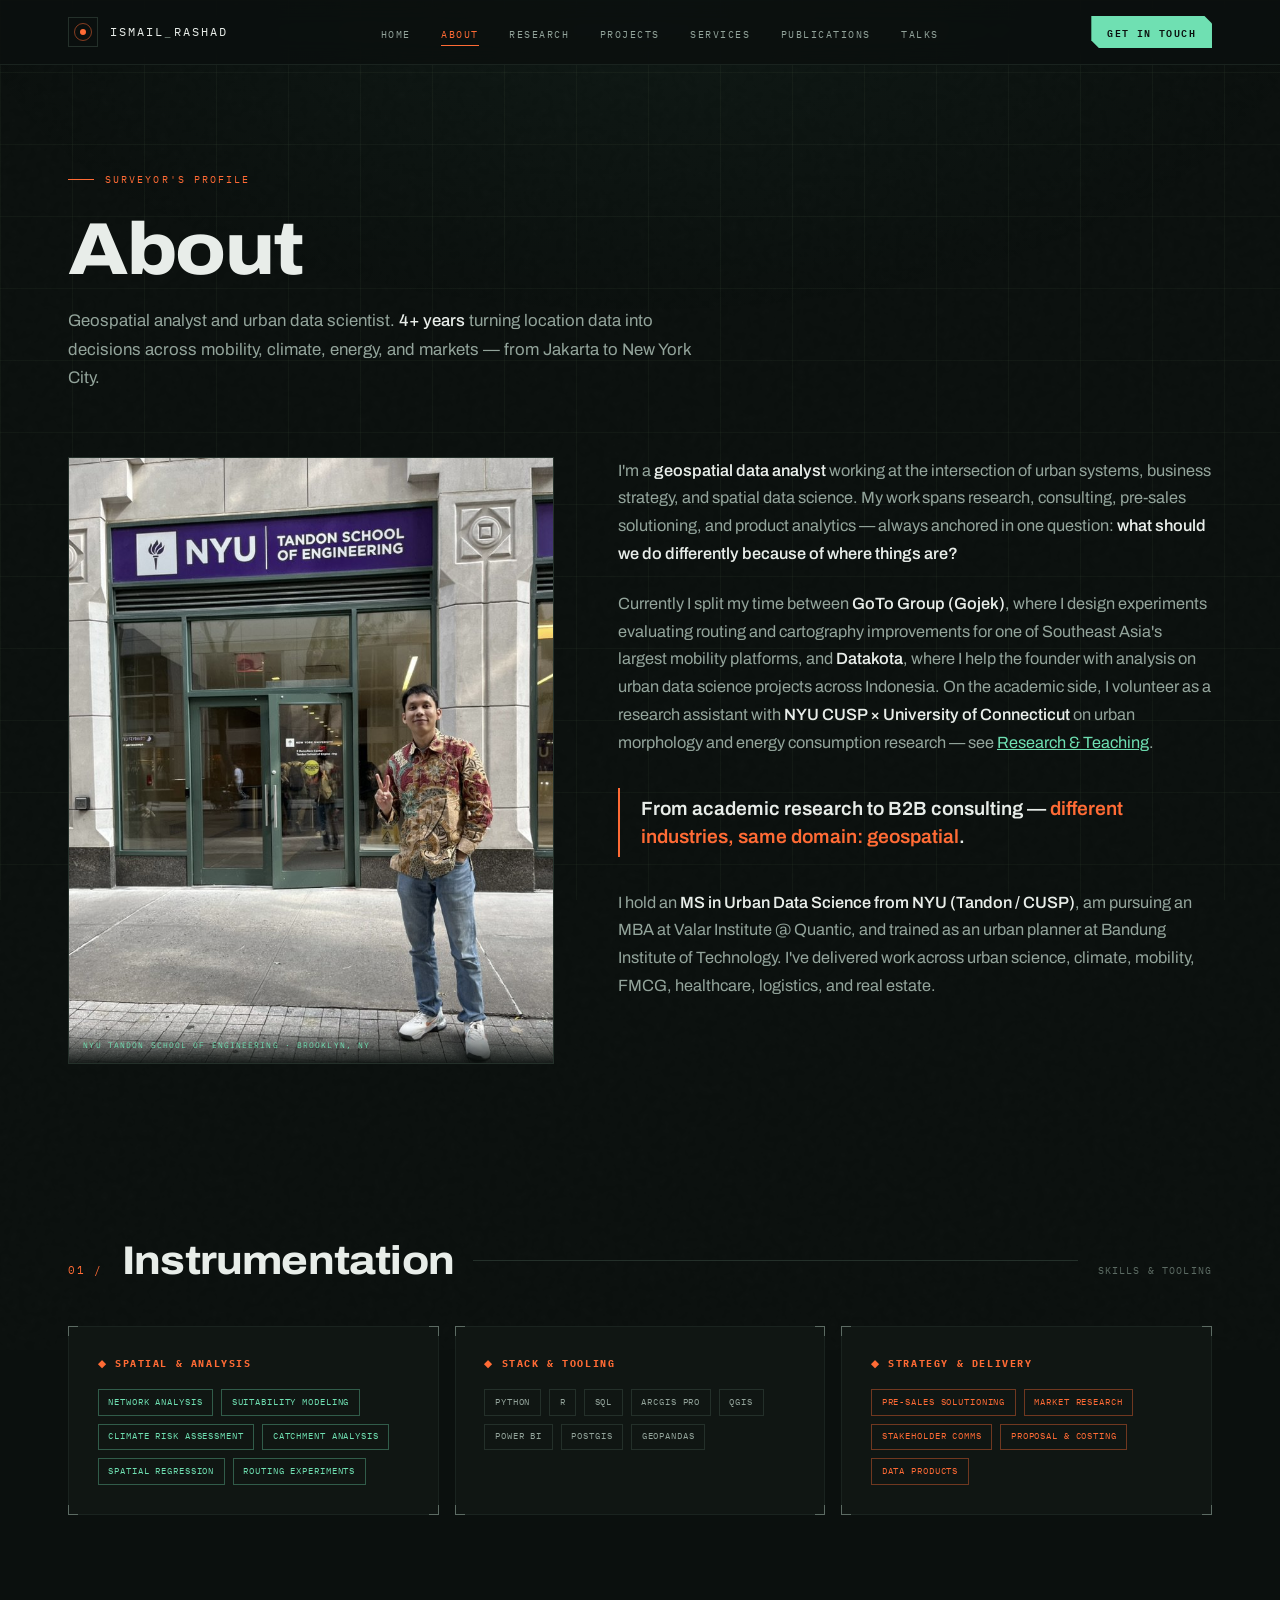
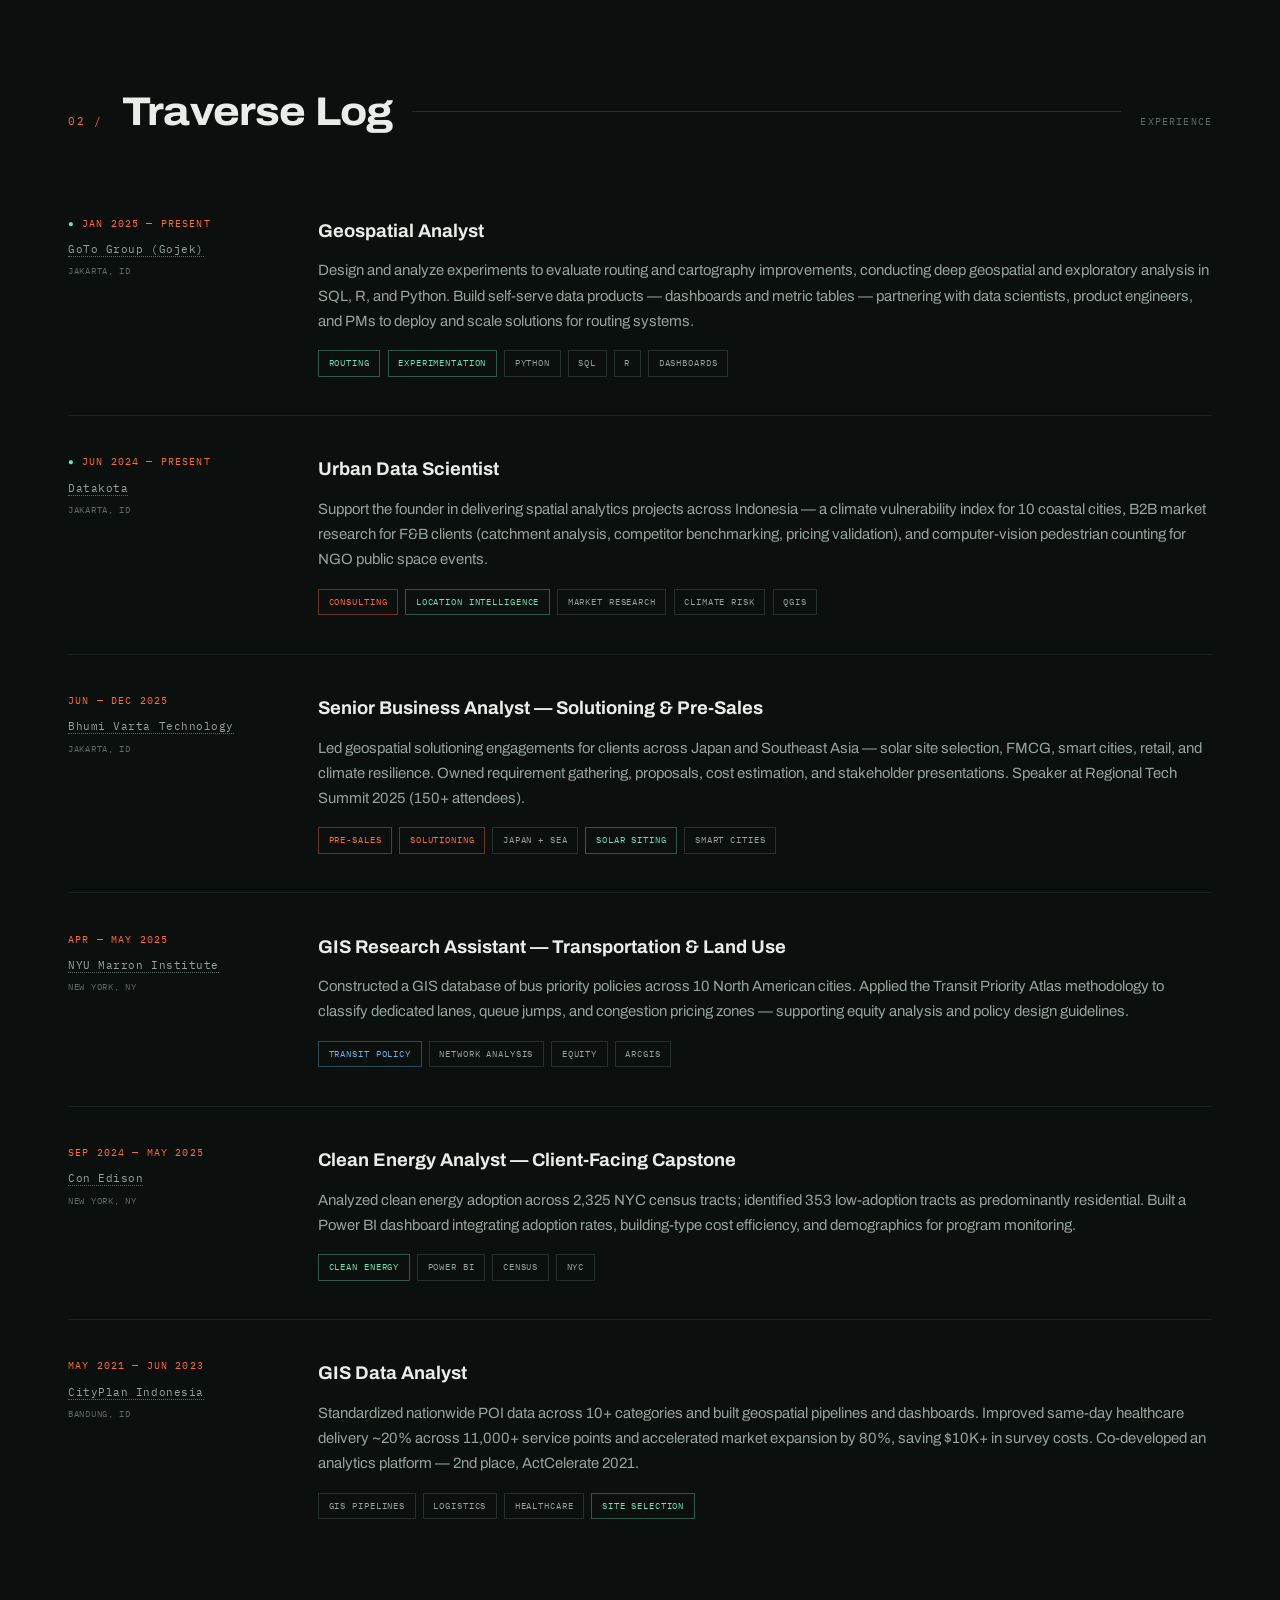
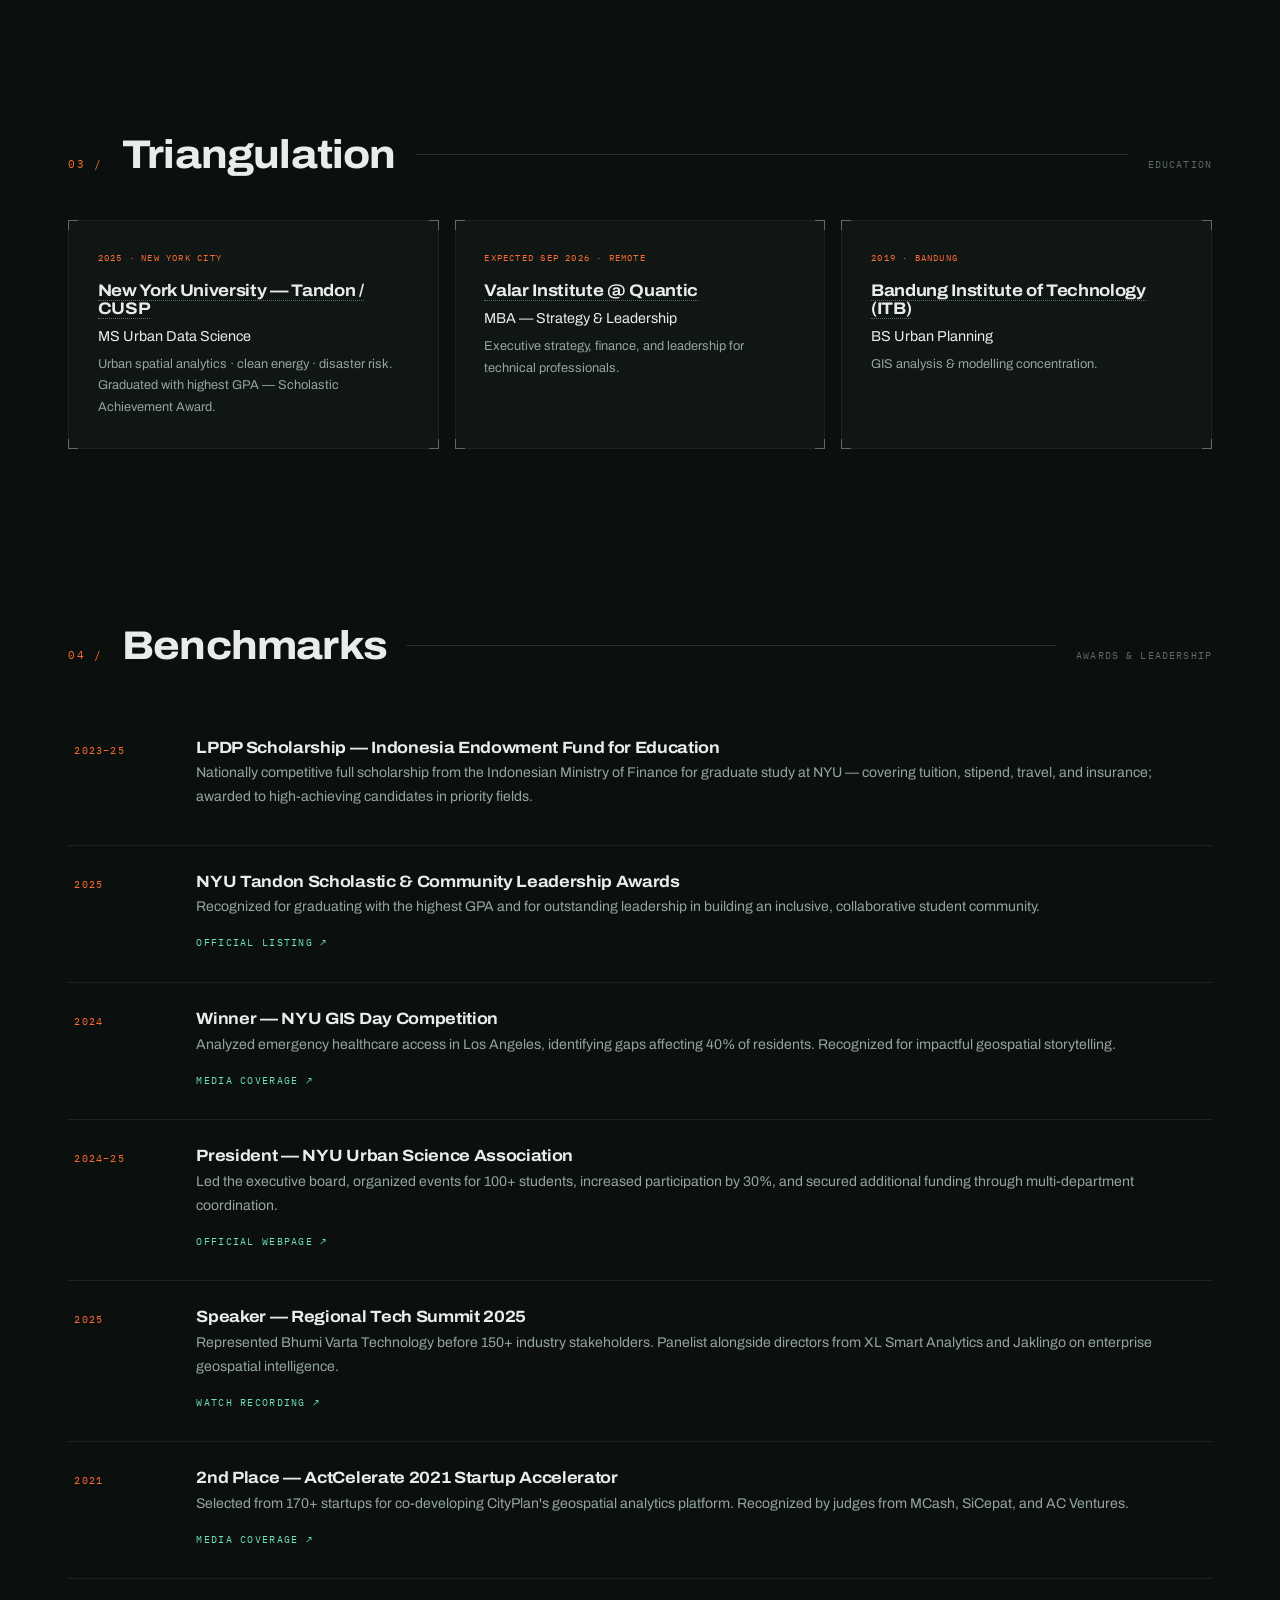
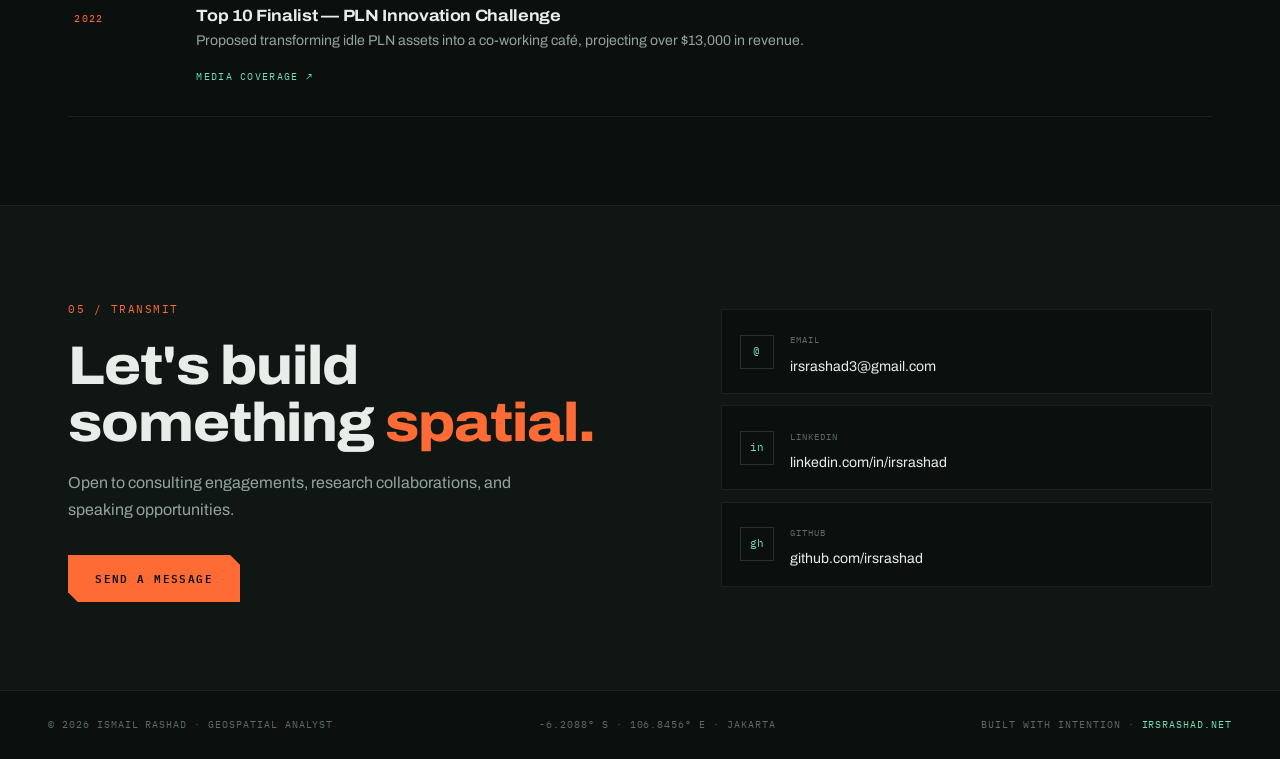
<file: about.html>
<!DOCTYPE html>
<html lang="en">
<head>
  <meta charset="UTF-8" />
  <meta name="viewport" content="width=device-width, initial-scale=1.0" />
  <title>About — Ismail Rashad</title>
  <meta name="description" content="Profile, experience, education, and awards of Ismail Rashad — geospatial analyst and urban data scientist." />
  <link rel="preconnect" href="https://fonts.googleapis.com" />
  <link rel="preconnect" href="https://fonts.gstatic.com" crossorigin />
  <link href="https://fonts.googleapis.com/css2?family=Archivo:ital,wdth,wght@0,62..125,100..900;1,62..125,100..900&family=IBM+Plex+Mono:wght@400;500;600&display=swap" rel="stylesheet" />
  <link rel="stylesheet" href="assets/css/style.css" />
  <style>
    .profile-grid { display: grid; grid-template-columns: 0.9fr 1.1fr; gap: 4rem; align-items: start; }
    .photo-frame { position: relative; border: 1px solid var(--line); }
    .photo-frame img { display: block; width: 100%; aspect-ratio: 4/5; object-fit: cover; object-position: center top; filter: saturate(0.85); }
    .photo-frame .cap { position: absolute; left: 0; right: 0; bottom: 0; padding: 0.65rem 0.9rem; background: linear-gradient(transparent, rgba(11,16,14,0.92)); font-family: var(--font-mono); font-size: 0.53rem; letter-spacing: 0.13em; text-transform: uppercase; color: var(--mint); }
    .profile-bio p { color: var(--mist); font-size: 1.02rem; margin-bottom: 1.4rem; }
    .profile-bio p strong { color: var(--paper); font-weight: 550; }
    .pull-quote { border-left: 2px solid var(--survey); padding: 0.4rem 0 0.4rem 1.3rem; margin: 2rem 0; font-family: var(--font-display); font-size: 1.2rem; font-weight: 600; line-height: 1.45; color: var(--paper); }
    .pull-quote em { color: var(--survey); font-style: normal; }

    /* skills matrix */
    .skill-groups { display: grid; grid-template-columns: repeat(3, 1fr); gap: 1rem; }
    .skill-group h4 { font-family: var(--font-mono); font-size: 0.62rem; letter-spacing: 0.16em; text-transform: uppercase; color: var(--survey); margin-bottom: 1rem; }
    .skill-group .tags { gap: 0.5rem; }

    /* experience timeline */
    .xp-item {
      display: grid; grid-template-columns: 210px 1fr; gap: 2.5rem;
      padding: 2.4rem 0; border-bottom: 1px solid var(--line-soft); position: relative;
    }
    .xp-item:last-child { border-bottom: 0; }
    .xp-period { font-family: var(--font-mono); font-size: 0.6rem; letter-spacing: 0.12em; color: var(--survey); text-transform: uppercase; margin-bottom: 0.5rem; }
    .xp-org { font-family: var(--font-mono); font-size: 0.68rem; color: var(--mist); letter-spacing: 0.05em; }
    .org-link { color: inherit; text-decoration: none; border-bottom: 1px dotted var(--faint); transition: color 0.2s, border-color 0.2s; }
    .org-link:hover { color: var(--mint); border-color: var(--mint); }
    .xp-loc { font-family: var(--font-mono); font-size: 0.56rem; color: var(--faint); margin-top: 0.3rem; letter-spacing: 0.08em; }
    .xp-role { font-size: 1.15rem; font-weight: 700; font-family: var(--font-display); margin-bottom: 0.7rem; }
    .xp-desc { font-size: 0.93rem; color: var(--mist); margin-bottom: 1rem; }
    .xp-item.current .xp-period::before { content: '● '; color: var(--mint); }

    /* education */
    .edu-grid { display: grid; grid-template-columns: repeat(3, 1fr); gap: 1rem; }
    .edu-card .yr { font-family: var(--font-mono); font-size: 0.58rem; color: var(--survey); letter-spacing: 0.13em; margin-bottom: 1rem; display: block; }
    .edu-card h3 { font-size: 1.05rem; font-weight: 700; margin-bottom: 0.4rem; }
    .edu-card .deg { font-size: 0.9rem; color: var(--paper); margin-bottom: 0.35rem; }
    .edu-card .note { font-size: 0.8rem; color: var(--mist); }

    /* awards */
    .award-row {
      display: grid; grid-template-columns: 90px 1fr auto; gap: 2rem; align-items: start;
      padding: 1.7rem 0.4rem; border-bottom: 1px solid var(--line-soft);
      transition: background 0.2s, padding-left 0.25s;
    }
    .award-row:hover { background: var(--ink-2); padding-left: 1rem; }
    .award-yr { font-family: var(--font-mono); font-size: 0.62rem; color: var(--survey); letter-spacing: 0.12em; padding-top: 0.25rem; }
    .award-row h3 { font-size: 1.02rem; font-weight: 700; margin-bottom: 0.35rem; }
    .award-row p { font-size: 0.88rem; color: var(--mist); margin-bottom: 0.5rem; }
    @media (max-width: 920px) {
      .profile-grid { grid-template-columns: 1fr; gap: 2.5rem; }
      .skill-groups, .edu-grid { grid-template-columns: 1fr; }
      .xp-item { grid-template-columns: 1fr; gap: 0.7rem; }
      .award-row { grid-template-columns: 1fr; gap: 0.4rem; }
    }
  </style>
</head>
<body>
  <div class="graticule"></div>
  <div class="grain"></div>

  <header class="site-nav">
    <div class="nav-inner">
      <a class="brand" href="index.html">
        <span class="brand-mark"></span>
        <span class="brand-name">ISMAIL<em>_</em>RASHAD</span>
      </a>
      <ul class="nav-links">
        <li><a href="index.html">Home</a></li>
        <li><a href="about.html" class="active">About</a></li>
        <li><a href="research.html">Research</a></li>
        <li><a href="projects.html">Projects</a></li>
        <li><a href="services.html">Services</a></li>
        <li><a href="publications.html">Publications</a></li>
        <li><a href="talks.html">Talks</a></li>
      </ul>
      <a class="nav-cta" href="mailto:irsrashad3@gmail.com">Get in touch</a>
      <button class="nav-burger" aria-label="Menu"><span></span></button>
    </div>
  </header>
  <nav class="mobile-menu">
    <a href="index.html">Home</a>
    <a href="about.html" class="active">About</a>
    <a href="research.html">Research</a>
    <a href="projects.html">Projects</a>
    <a href="services.html">Services</a>
    <a href="publications.html">Publications</a>
    <a href="talks.html">Talks</a>
    <a href="mailto:irsrashad3@gmail.com">Get in touch ↗</a>
  </nav>

  <main>
    <div class="page-head">
      <span class="kicker">Surveyor's Profile</span>
      <h1>About</h1>
      <p class="lede">Geospatial analyst and urban data scientist. <strong>4+ years</strong> turning location data into decisions across mobility, climate, energy, and markets — from Jakarta to New York City.</p>
    </div>

    <!-- PROFILE -->
    <section class="section" style="padding-top:1rem">
      <div class="profile-grid">
        <div class="reveal">
          <div class="photo-frame">
            <img src="photo.jpeg" alt="Ismail Rashad at NYU Tandon School of Engineering" />
            <div class="cap">NYU TANDON SCHOOL OF ENGINEERING · BROOKLYN, NY</div>
          </div>
        </div>
        <div class="profile-bio reveal d1">
          <p>I'm a <strong>geospatial data analyst</strong> working at the intersection of urban systems, business strategy, and spatial data science. My work spans research, consulting, pre-sales solutioning, and product analytics — always anchored in one question: <strong>what should we do differently because of where things are?</strong></p>
          <p>Currently I split my time between <strong>GoTo Group (Gojek)</strong>, where I design experiments evaluating routing and cartography improvements for one of Southeast Asia's largest mobility platforms, and <strong>Datakota</strong>, where I help the founder with analysis on urban data science projects across Indonesia. On the academic side, I volunteer as a research assistant with <strong>NYU CUSP × University of Connecticut</strong> on urban morphology and energy consumption research — see <a href="research.html" style="color:var(--mint)">Research &amp; Teaching</a>.</p>
          <div class="pull-quote">From academic research to B2B consulting — <em>different industries, same domain: geospatial</em>.</div>
          <p>I hold an <strong>MS in Urban Data Science from NYU (Tandon / CUSP)</strong>, am pursuing an MBA at Valar Institute @ Quantic, and trained as an urban planner at Bandung Institute of Technology. I've delivered work across urban science, climate, mobility, FMCG, healthcare, logistics, and real estate.</p>
        </div>
      </div>
    </section>

    <!-- SKILLS -->
    <section class="section">
      <div class="section-head reveal">
        <span class="idx">01 /</span><h2>Instrumentation</h2><div class="rule"></div>
        <span class="side-note">SKILLS & TOOLING</span>
      </div>
      <div class="skill-groups">
        <div class="xcard skill-group reveal"><span class="xtick"></span>
          <h4>◆ Spatial & Analysis</h4>
          <div class="tags">
            <span class="tag cool">Network Analysis</span><span class="tag cool">Suitability Modeling</span>
            <span class="tag cool">Climate Risk Assessment</span><span class="tag cool">Catchment Analysis</span>
            <span class="tag cool">Spatial Regression</span><span class="tag cool">Routing Experiments</span>
          </div>
        </div>
        <div class="xcard skill-group reveal d1"><span class="xtick"></span>
          <h4>◆ Stack & Tooling</h4>
          <div class="tags">
            <span class="tag">Python</span><span class="tag">R</span><span class="tag">SQL</span>
            <span class="tag">ArcGIS Pro</span><span class="tag">QGIS</span><span class="tag">Power BI</span>
            <span class="tag">PostGIS</span><span class="tag">GeoPandas</span>
          </div>
        </div>
        <div class="xcard skill-group reveal d2"><span class="xtick"></span>
          <h4>◆ Strategy & Delivery</h4>
          <div class="tags">
            <span class="tag hot">Pre-Sales Solutioning</span><span class="tag hot">Market Research</span>
            <span class="tag hot">Stakeholder Comms</span><span class="tag hot">Proposal & Costing</span>
            <span class="tag hot">Data Products</span>
          </div>
        </div>
      </div>
    </section>

    <!-- EXPERIENCE -->
    <section class="section">
      <div class="section-head reveal">
        <span class="idx">02 /</span><h2>Traverse Log</h2><div class="rule"></div>
        <span class="side-note">EXPERIENCE</span>
      </div>
      <div>
        <div class="xp-item current reveal">
          <div><div class="xp-period">Jan 2025 — Present</div><div class="xp-org"><a class="org-link" href="https://www.gojek.io/blog/cartography-team-helps-go-places" target="_blank" rel="noopener">GoTo Group (Gojek)</a></div><div class="xp-loc">JAKARTA, ID</div></div>
          <div>
            <div class="xp-role">Geospatial Analyst</div>
            <div class="xp-desc">Design and analyze experiments to evaluate routing and cartography improvements, conducting deep geospatial and exploratory analysis in SQL, R, and Python. Build self-serve data products — dashboards and metric tables — partnering with data scientists, product engineers, and PMs to deploy and scale solutions for routing systems.</div>
            <div class="tags"><span class="tag cool">Routing</span><span class="tag cool">Experimentation</span><span class="tag">Python</span><span class="tag">SQL</span><span class="tag">R</span><span class="tag">Dashboards</span></div>
          </div>
        </div>
        <div class="xp-item current reveal">
          <div><div class="xp-period">Jun 2024 — Present</div><div class="xp-org"><a class="org-link" href="https://www.instagram.com/datakota.lab/" target="_blank" rel="noopener">Datakota</a></div><div class="xp-loc">JAKARTA, ID</div></div>
          <div>
            <div class="xp-role">Urban Data Scientist</div>
            <div class="xp-desc">Support the founder in delivering spatial analytics projects across Indonesia — a climate vulnerability index for 10 coastal cities, B2B market research for F&B clients (catchment analysis, competitor benchmarking, pricing validation), and computer-vision pedestrian counting for NGO public space events.</div>
            <div class="tags"><span class="tag hot">Consulting</span><span class="tag cool">Location Intelligence</span><span class="tag">Market Research</span><span class="tag">Climate Risk</span><span class="tag">QGIS</span></div>
          </div>
        </div>
        <div class="xp-item reveal">
          <div><div class="xp-period">Jun — Dec 2025</div><div class="xp-org"><a class="org-link" href="https://bvarta.com/" target="_blank" rel="noopener">Bhumi Varta Technology</a></div><div class="xp-loc">JAKARTA, ID</div></div>
          <div>
            <div class="xp-role">Senior Business Analyst — Solutioning & Pre-Sales</div>
            <div class="xp-desc">Led geospatial solutioning engagements for clients across Japan and Southeast Asia — solar site selection, FMCG, smart cities, retail, and climate resilience. Owned requirement gathering, proposals, cost estimation, and stakeholder presentations. Speaker at Regional Tech Summit 2025 (150+ attendees).</div>
            <div class="tags"><span class="tag hot">Pre-Sales</span><span class="tag hot">Solutioning</span><span class="tag">Japan + SEA</span><span class="tag cool">Solar Siting</span><span class="tag">Smart Cities</span></div>
          </div>
        </div>
        <div class="xp-item reveal">
          <div><div class="xp-period">Apr — May 2025</div><div class="xp-org"><a class="org-link" href="https://marroninstitute.nyu.edu/" target="_blank" rel="noopener">NYU Marron Institute</a></div><div class="xp-loc">NEW YORK, NY</div></div>
          <div>
            <div class="xp-role">GIS Research Assistant — Transportation & Land Use</div>
            <div class="xp-desc">Constructed a GIS database of bus priority policies across 10 North American cities. Applied the Transit Priority Atlas methodology to classify dedicated lanes, queue jumps, and congestion pricing zones — supporting equity analysis and policy design guidelines.</div>
            <div class="tags"><span class="tag hydro">Transit Policy</span><span class="tag">Network Analysis</span><span class="tag">Equity</span><span class="tag">ArcGIS</span></div>
          </div>
        </div>
        <div class="xp-item reveal">
          <div><div class="xp-period">Sep 2024 — May 2025</div><div class="xp-org"><a class="org-link" href="https://www.coned.com/en" target="_blank" rel="noopener">Con Edison</a></div><div class="xp-loc">NEW YORK, NY</div></div>
          <div>
            <div class="xp-role">Clean Energy Analyst — Client-Facing Capstone</div>
            <div class="xp-desc">Analyzed clean energy adoption across 2,325 NYC census tracts; identified 353 low-adoption tracts as predominantly residential. Built a Power BI dashboard integrating adoption rates, building-type cost efficiency, and demographics for program monitoring.</div>
            <div class="tags"><span class="tag cool">Clean Energy</span><span class="tag">Power BI</span><span class="tag">Census</span><span class="tag">NYC</span></div>
          </div>
        </div>
        <div class="xp-item reveal">
          <div><div class="xp-period">May 2021 — Jun 2023</div><div class="xp-org"><a class="org-link" href="https://cityplan.id/" target="_blank" rel="noopener">CityPlan Indonesia</a></div><div class="xp-loc">BANDUNG, ID</div></div>
          <div>
            <div class="xp-role">GIS Data Analyst</div>
            <div class="xp-desc">Standardized nationwide POI data across 10+ categories and built geospatial pipelines and dashboards. Improved same-day healthcare delivery ~20% across 11,000+ service points and accelerated market expansion by 80%, saving $10K+ in survey costs. Co-developed an analytics platform — 2nd place, ActCelerate 2021.</div>
            <div class="tags"><span class="tag">GIS Pipelines</span><span class="tag">Logistics</span><span class="tag">Healthcare</span><span class="tag cool">Site Selection</span></div>
          </div>
        </div>
      </div>
    </section>

    <!-- EDUCATION -->
    <section class="section">
      <div class="section-head reveal">
        <span class="idx">03 /</span><h2>Triangulation</h2><div class="rule"></div>
        <span class="side-note">EDUCATION</span>
      </div>
      <div class="edu-grid">
        <div class="xcard edu-card reveal"><span class="xtick"></span>
          <span class="yr">2025 · NEW YORK CITY</span>
          <h3><a class="org-link" href="https://engineering.nyu.edu/academics/programs/urban-data-science-ms" target="_blank" rel="noopener">New York University — Tandon / CUSP</a></h3>
          <div class="deg">MS Urban Data Science</div>
          <div class="note">Urban spatial analytics · clean energy · disaster risk. Graduated with highest GPA — Scholastic Achievement Award.</div>
        </div>
        <div class="xcard edu-card reveal d1"><span class="xtick"></span>
          <span class="yr">EXPECTED SEP 2026 · REMOTE</span>
          <h3><a class="org-link" href="https://valar.quantic.edu/mba/" target="_blank" rel="noopener">Valar Institute @ Quantic</a></h3>
          <div class="deg">MBA — Strategy & Leadership</div>
          <div class="note">Executive strategy, finance, and leadership for technical professionals.</div>
        </div>
        <div class="xcard edu-card reveal d2"><span class="xtick"></span>
          <span class="yr">2019 · BANDUNG</span>
          <h3><a class="org-link" href="https://itb.ac.id/undergraduate-program-in-urban-and-regional-planning" target="_blank" rel="noopener">Bandung Institute of Technology (ITB)</a></h3>
          <div class="deg">BS Urban Planning</div>
          <div class="note">GIS analysis & modelling concentration.</div>
        </div>
      </div>
    </section>

    <!-- AWARDS -->
    <section class="section">
      <div class="section-head reveal">
        <span class="idx">04 /</span><h2>Benchmarks</h2><div class="rule"></div>
        <span class="side-note">AWARDS & LEADERSHIP</span>
      </div>
      <div class="reveal">
        <div class="award-row">
          <span class="award-yr">2023–25</span>
          <div>
            <h3>LPDP Scholarship — Indonesia Endowment Fund for Education</h3>
            <p>Nationally competitive full scholarship from the Indonesian Ministry of Finance for graduate study at NYU — covering tuition, stipend, travel, and insurance; awarded to high-achieving candidates in priority fields.</p>
          </div>
        </div>
        <div class="award-row">
          <span class="award-yr">2025</span>
          <div>
            <h3>NYU Tandon Scholastic & Community Leadership Awards</h3>
            <p>Recognized for graduating with the highest GPA and for outstanding leadership in building an inclusive, collaborative student community.</p>
            <a class="text-link ext" href="https://engineering.nyu.edu/life-tandon/student-life/commencement/2025/awards#chapter-id-70611" target="_blank" rel="noopener">Official listing</a>
          </div>
        </div>
        <div class="award-row">
          <span class="award-yr">2024</span>
          <div>
            <h3>Winner — NYU GIS Day Competition</h3>
            <p>Analyzed emergency healthcare access in Los Angeles, identifying gaps affecting 40% of residents. Recognized for impactful geospatial storytelling.</p>
            <a class="text-link ext" href="https://www.instagram.com/p/DDKSDlGxtjc/" target="_blank" rel="noopener">Media coverage</a>
          </div>
        </div>
        <div class="award-row">
          <span class="award-yr">2024–25</span>
          <div>
            <h3>President — NYU Urban Science Association</h3>
            <p>Led the executive board, organized events for 100+ students, increased participation by 30%, and secured additional funding through multi-department coordination.</p>
            <a class="text-link ext" href="https://engage.nyu.edu/organization/applied-urban-science-association" target="_blank" rel="noopener">Official webpage</a>
          </div>
        </div>
        <div class="award-row">
          <span class="award-yr">2025</span>
          <div>
            <h3>Speaker — Regional Tech Summit 2025</h3>
            <p>Represented Bhumi Varta Technology before 150+ industry stakeholders. Panelist alongside directors from XL Smart Analytics and Jaklingo on enterprise geospatial intelligence.</p>
            <a class="text-link ext" href="https://www.youtube.com/watch?v=IjTO3rHgfrs&t=1560s" target="_blank" rel="noopener">Watch recording</a>
          </div>
        </div>
        <div class="award-row">
          <span class="award-yr">2021</span>
          <div>
            <h3>2nd Place — ActCelerate 2021 Startup Accelerator</h3>
            <p>Selected from 170+ startups for co-developing CityPlan's geospatial analytics platform. Recognized by judges from MCash, SiCepat, and AC Ventures.</p>
            <a class="text-link ext" href="https://news.dailysocial.id/post/algobash-menjadi-pemenang-actcelerate-2021/" target="_blank" rel="noopener">Media coverage</a>
          </div>
        </div>
        <div class="award-row">
          <span class="award-yr">2022</span>
          <div>
            <h3>Top 10 Finalist — PLN Innovation Challenge</h3>
            <p>Proposed transforming idle PLN assets into a co-working café, projecting over $13,000 in revenue.</p>
            <a class="text-link ext" href="https://www.linkedin.com/posts/cityplanindonesia_cityplan-pln-startup-activity-7043492118874488833-aIBo" target="_blank" rel="noopener">Media coverage</a>
          </div>
        </div>
      </div>
    </section>
  </main>

  <!-- CONTACT BAND -->
  <div class="contact-band" id="contact">
    <div class="section">
      <div class="reveal">
        <span class="mono" style="color:var(--survey)">05 / TRANSMIT</span>
        <h2 style="margin-top:1rem">Let's build something <span>spatial.</span></h2>
        <p>Open to consulting engagements, research collaborations, and speaking opportunities.</p>
        <a href="mailto:irsrashad3@gmail.com" class="btn btn-solid">Send a message</a>
      </div>
      <div class="contact-list reveal d1">
        <a class="contact-row" href="mailto:irsrashad3@gmail.com">
          <span class="ic">@</span>
          <span><span class="lbl">Email</span><br><span class="val">irsrashad3@gmail.com</span></span>
        </a>
        <a class="contact-row" href="https://linkedin.com/in/irsrashad" target="_blank" rel="noopener">
          <span class="ic">in</span>
          <span><span class="lbl">LinkedIn</span><br><span class="val">linkedin.com/in/irsrashad</span></span>
        </a>
        <a class="contact-row" href="https://github.com/irsrashad" target="_blank" rel="noopener">
          <span class="ic">gh</span>
          <span><span class="lbl">GitHub</span><br><span class="val">github.com/irsrashad</span></span>
        </a>
      </div>
    </div>
  </div>

  <footer class="site-footer">
    <span>© 2026 ISMAIL RASHAD · GEOSPATIAL ANALYST</span>
    <span class="coords" data-coords>-6.2088° S · 106.8456° E · JAKARTA</span>
    <span>BUILT WITH INTENTION · <a href="https://irsrashad.net">IRSRASHAD.NET</a></span>
  </footer>

  <script src="assets/js/main.js"></script>
</body>
</html>
</file>
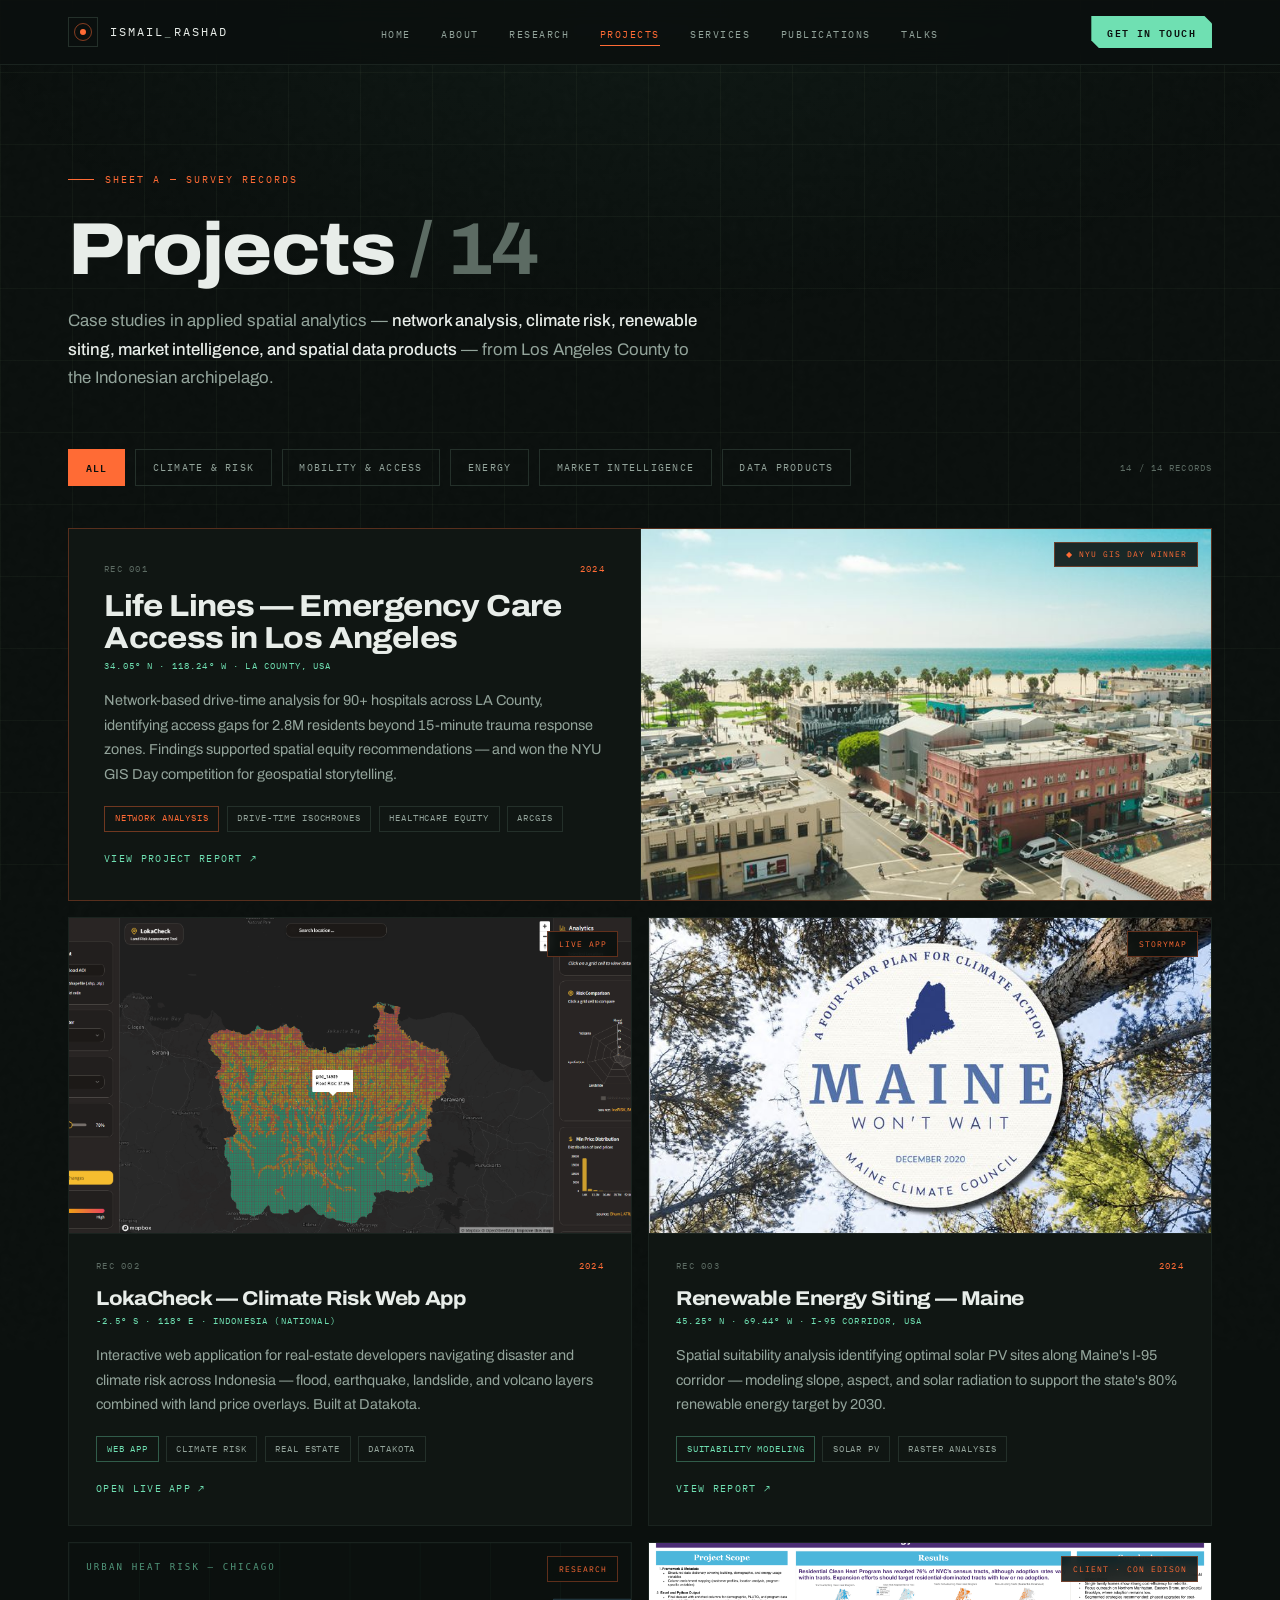
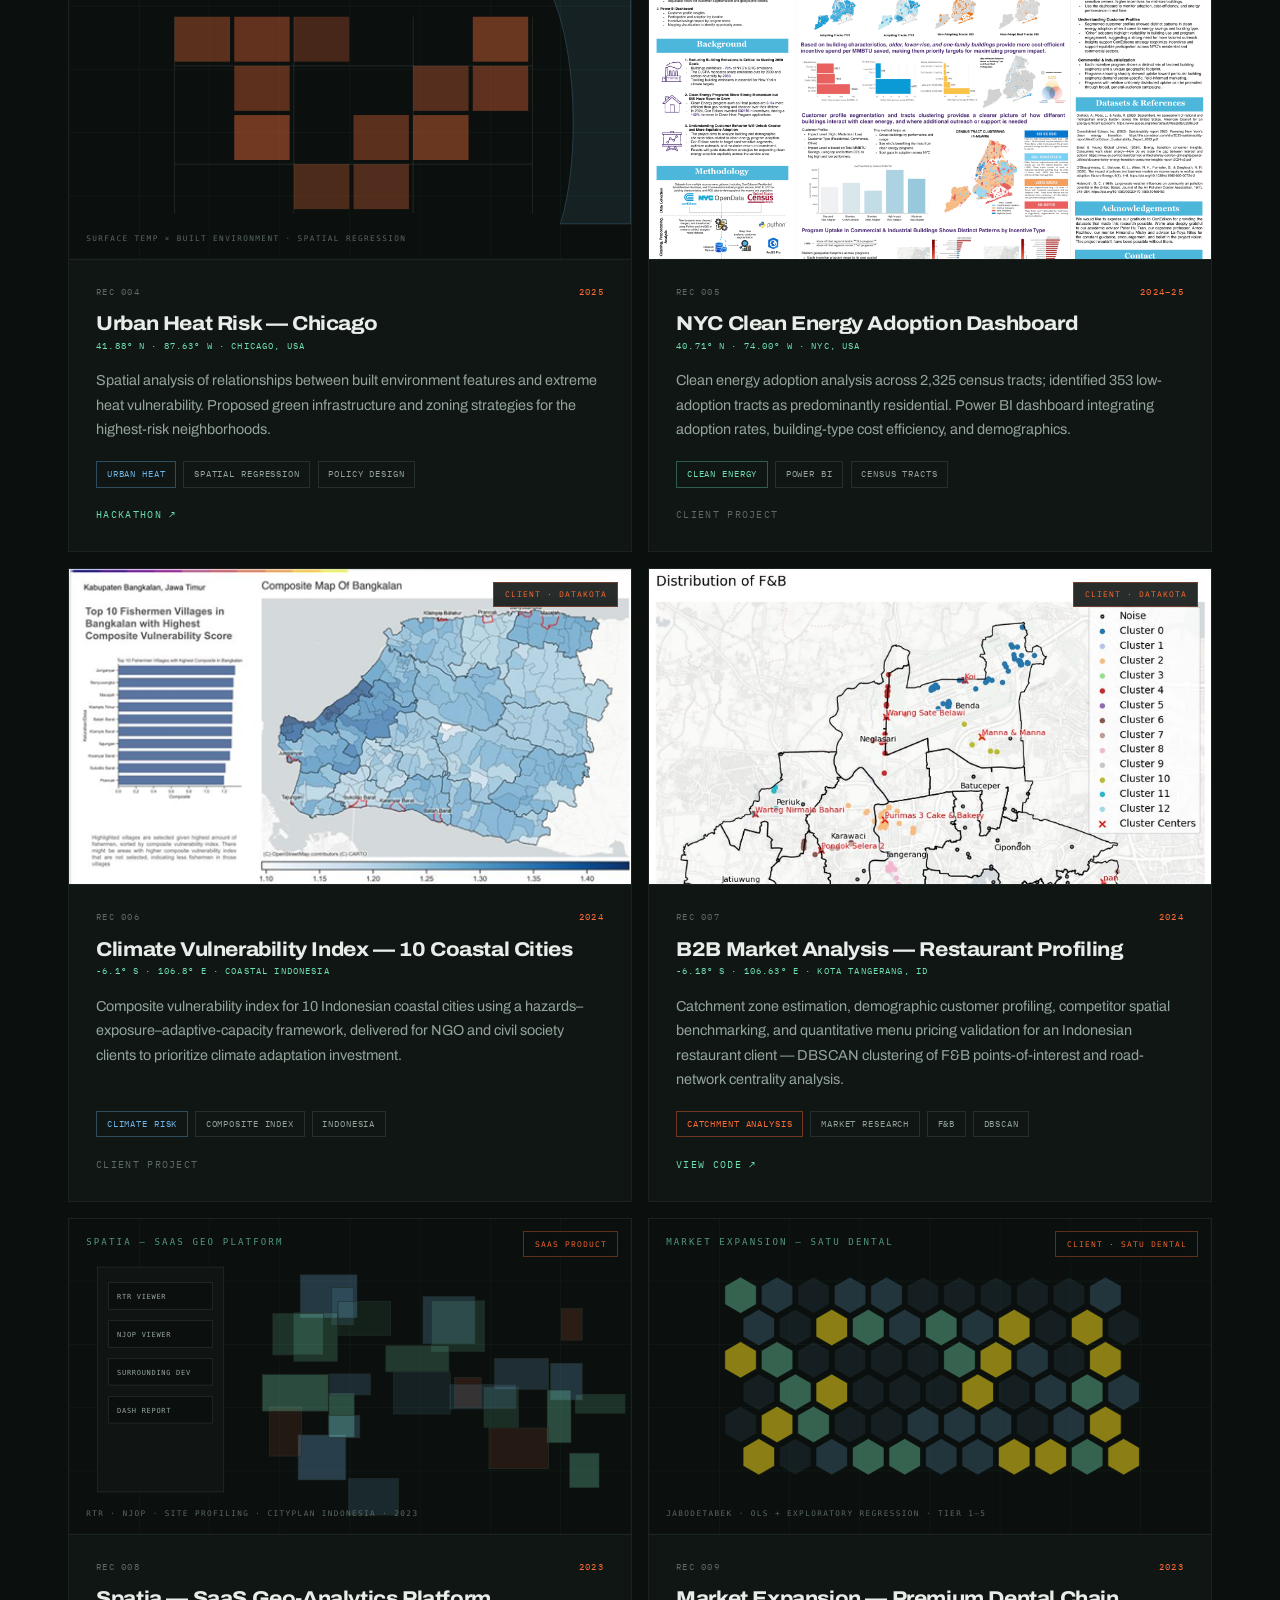
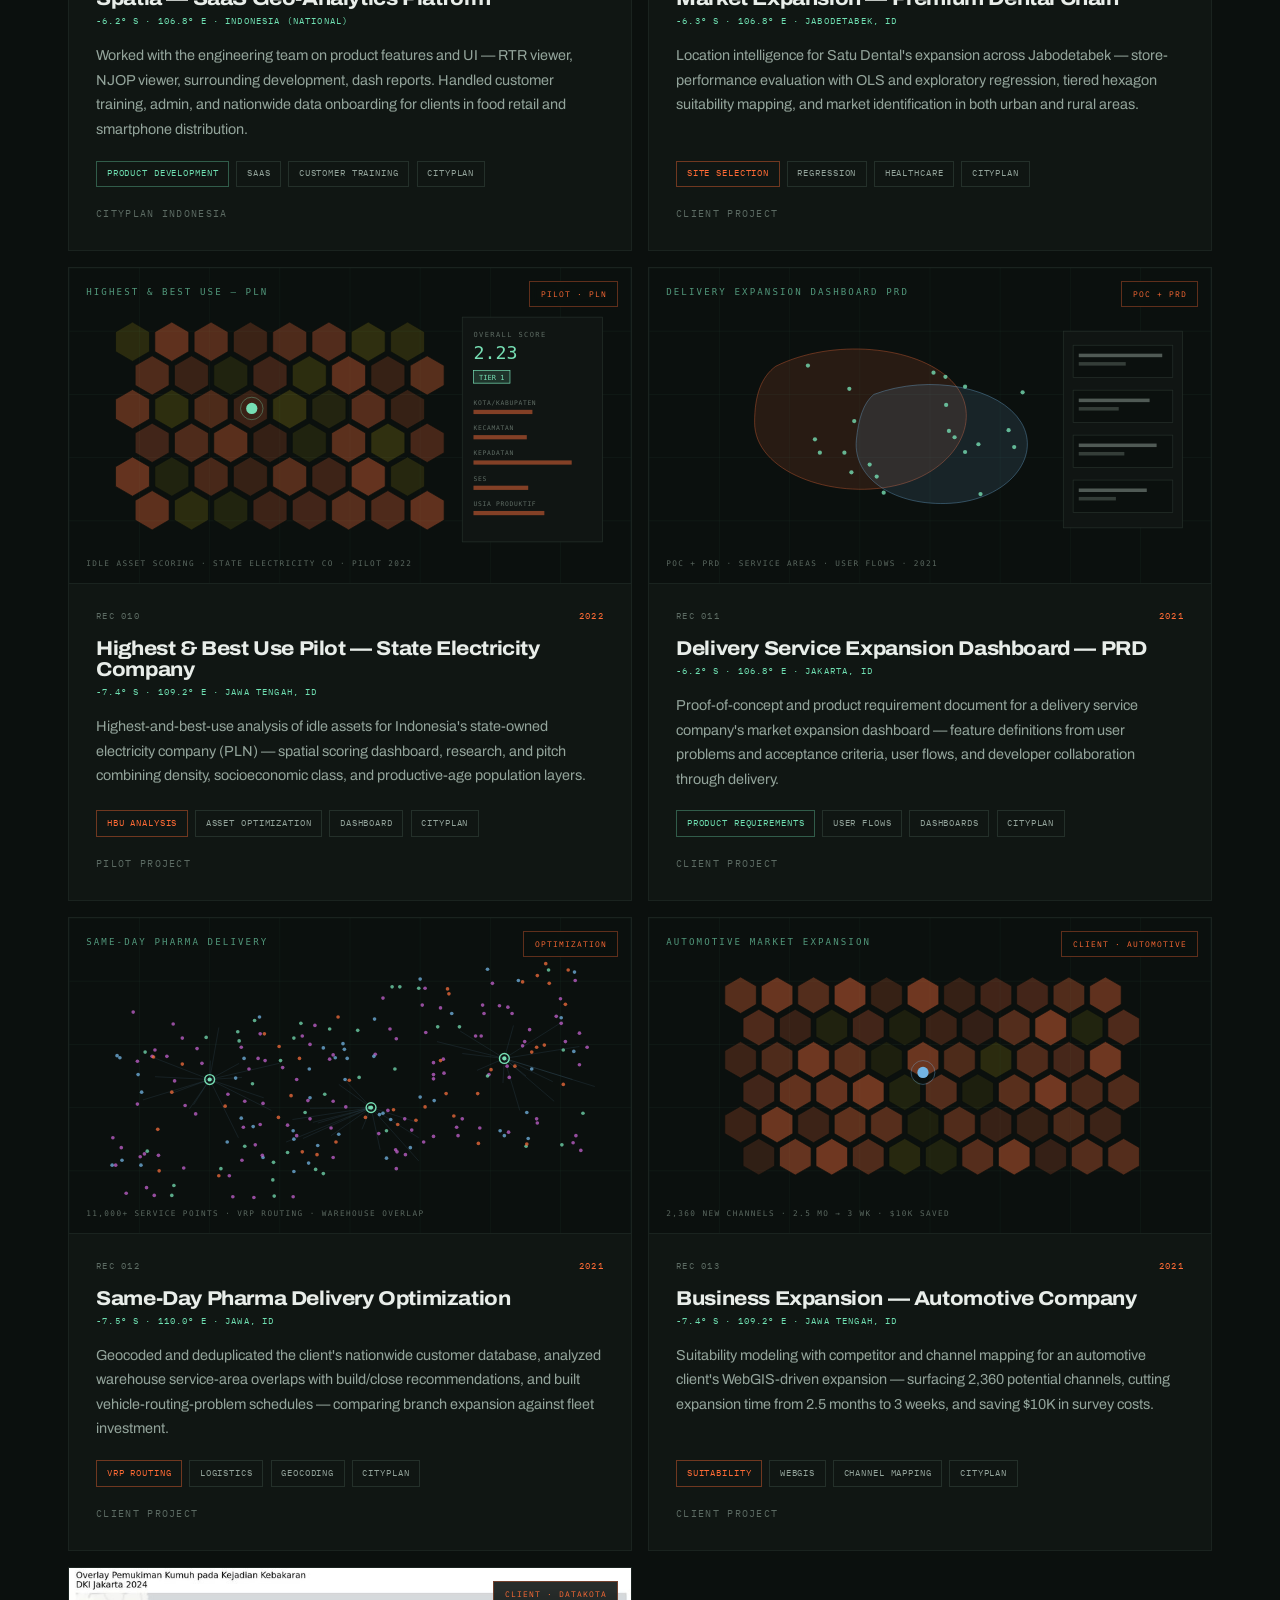
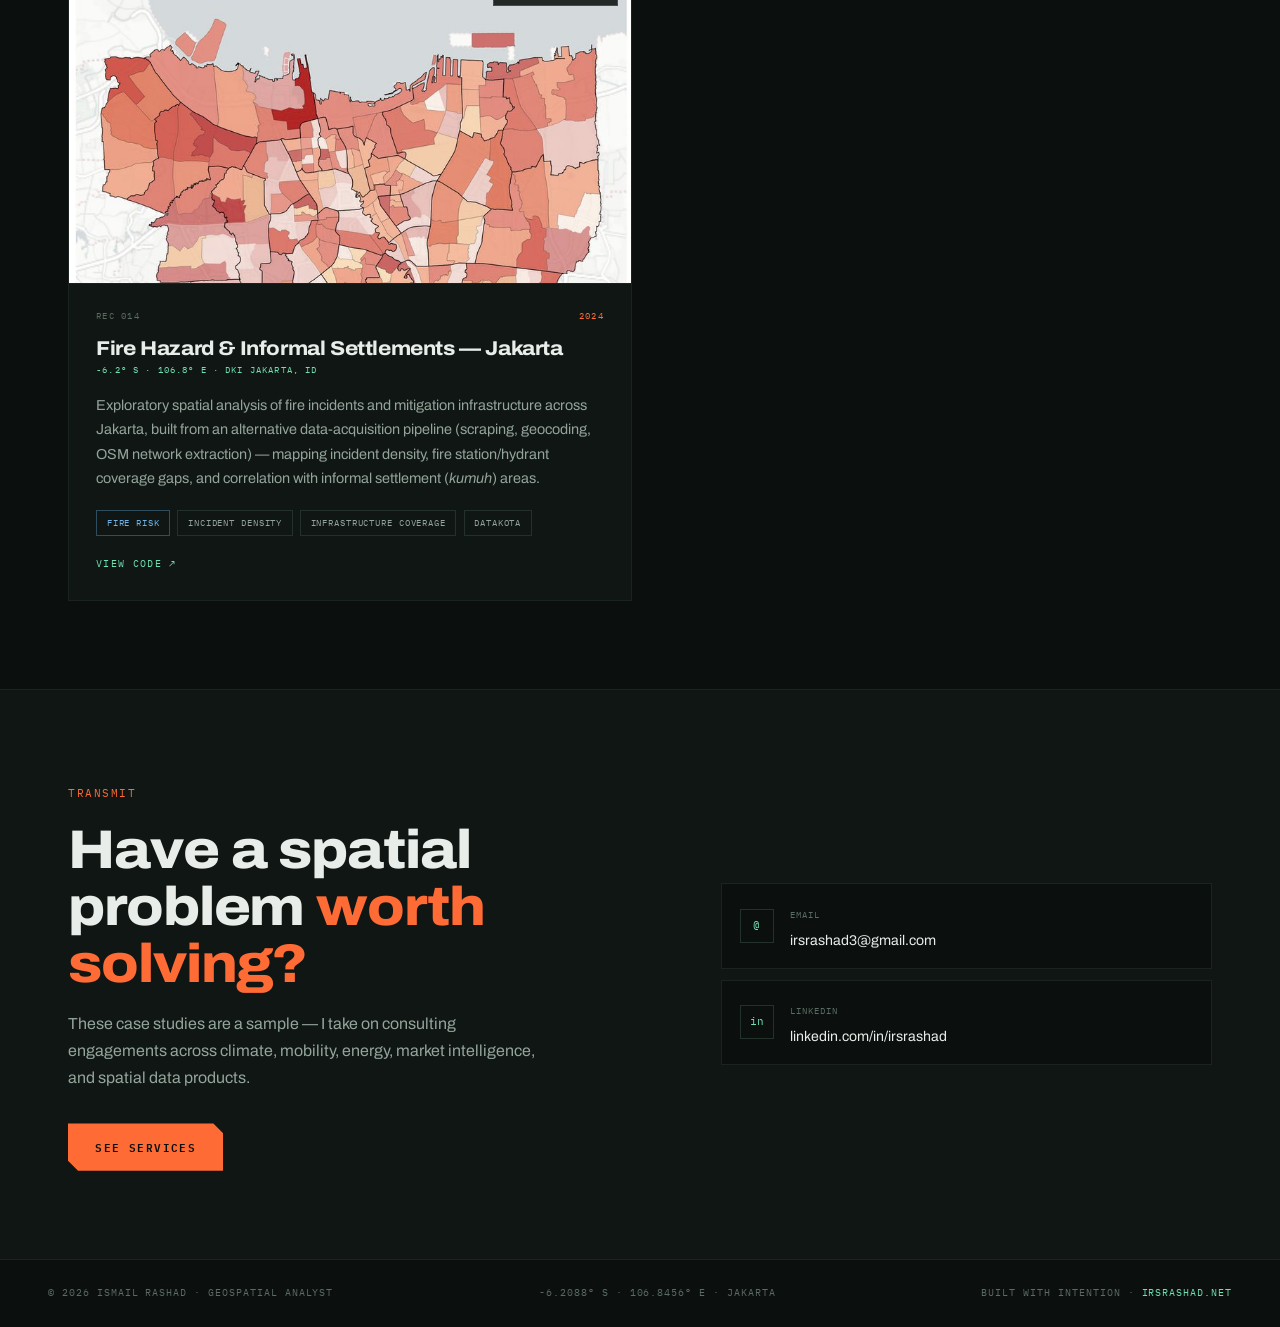
<file: projects.html>
<!DOCTYPE html>
<html lang="en">
<head>
  <meta charset="UTF-8" />
  <meta name="viewport" content="width=device-width, initial-scale=1.0" />
  <title>Projects — Ismail Rashad</title>
  <meta name="description" content="Geospatial and urban data science projects by Ismail Rashad — network analysis, climate risk, renewable energy siting, market intelligence, and spatial data products." />
  <link rel="preconnect" href="https://fonts.googleapis.com" />
  <link rel="preconnect" href="https://fonts.gstatic.com" crossorigin />
  <link href="https://fonts.googleapis.com/css2?family=Archivo:ital,wdth,wght@0,62..125,100..900;1,62..125,100..900&family=IBM+Plex+Mono:wght@400;500;600&display=swap" rel="stylesheet" />
  <link rel="stylesheet" href="assets/css/style.css" />
  <style>
    /* filter bar */
    .filter-bar { display: flex; flex-wrap: wrap; gap: 0.6rem; margin-bottom: 2.6rem; }
    .filter-btn {
      font-family: var(--font-mono); font-size: 0.6rem; letter-spacing: 0.13em;
      text-transform: uppercase; background: none; border: 1px solid var(--line);
      color: var(--mist); padding: 0.55rem 1.05rem; cursor: pointer; transition: all 0.2s;
    }
    .filter-btn:hover { border-color: var(--mint); color: var(--mint); }
    .filter-btn.active { background: var(--survey); border-color: var(--survey); color: var(--ink); font-weight: 600; }
    .filter-count { font-family: var(--font-mono); font-size: 0.58rem; color: var(--faint); letter-spacing: 0.12em; align-self: center; margin-left: auto; }

    /* project cards — image top */
    .proj-grid { display: grid; grid-template-columns: repeat(2, 1fr); gap: 1rem; }
    .proj-card { display: flex; flex-direction: column; padding: 0; overflow: hidden; }
    .proj-card.hidden { display: none; }
    .proj-thumb { position: relative; aspect-ratio: 16/9; background: var(--ink); border-bottom: 1px solid var(--line-soft); overflow: hidden; }
    .proj-thumb img { width: 100%; height: 100%; object-fit: cover; display: block; filter: saturate(0.92); transition: filter 0.35s, transform 0.5s; }
    .proj-card:hover .proj-thumb img { filter: saturate(1.05); transform: scale(1.03); }
    .proj-badge {
      position: absolute; top: 0.8rem; right: 0.8rem;
      font-family: var(--font-mono); font-size: 0.52rem; letter-spacing: 0.12em;
      text-transform: uppercase; color: var(--survey);
      background: rgba(11,16,14,0.88); border: 1px solid rgba(255,107,53,0.35);
      padding: 0.3rem 0.65rem; backdrop-filter: blur(4px);
    }
    .proj-body { padding: 1.5rem 1.7rem 1.7rem; display: flex; flex-direction: column; flex: 1; }
    .proj-top { display: flex; justify-content: space-between; align-items: baseline; margin-bottom: 0.9rem; }
    .proj-num { font-family: var(--font-mono); font-size: 0.56rem; letter-spacing: 0.14em; color: var(--faint); }
    .proj-yr { font-family: var(--font-mono); font-size: 0.56rem; letter-spacing: 0.14em; color: var(--survey); }
    .proj-card h3 { font-size: 1.25rem; font-weight: 750; margin-bottom: 0.3rem; }
    .proj-geo { font-family: var(--font-mono); font-size: 0.55rem; letter-spacing: 0.13em; color: var(--mint); text-transform: uppercase; margin-bottom: 0.9rem; }
    .proj-card p { font-size: 0.9rem; color: var(--mist); margin-bottom: 1.2rem; flex: 1; }
    .proj-card .tags { margin-bottom: 1.2rem; }
    .proj-foot { display: flex; justify-content: space-between; align-items: center; gap: 1rem; flex-wrap: wrap; }

    /* featured — image right, spans both columns */
    .proj-card.featured { grid-column: span 2; display: grid; grid-template-columns: 1fr 1fr; border-color: rgba(255,107,53,0.3); }
    .proj-card.featured .proj-thumb { order: 2; aspect-ratio: auto; height: 100%; min-height: 280px; border-bottom: 0; border-left: 1px solid var(--line-soft); }
    .proj-card.featured .proj-body { order: 1; padding: 2rem 2.2rem; }
    .proj-card.featured h3 { font-size: clamp(1.4rem, 2.4vw, 1.9rem); }

    @media (max-width: 920px) {
      .proj-grid { grid-template-columns: 1fr; }
      .proj-card.featured { grid-column: span 1; grid-template-columns: 1fr; }
      .proj-card.featured .proj-thumb { order: 0; aspect-ratio: 16/9; height: auto; min-height: 0; border-left: 0; border-bottom: 1px solid var(--line-soft); }
      .filter-count { display: none; }
    }
  </style>
</head>
<body>
  <div class="graticule"></div>
  <div class="grain"></div>

  <header class="site-nav">
    <div class="nav-inner">
      <a class="brand" href="index.html">
        <span class="brand-mark"></span>
        <span class="brand-name">ISMAIL<em>_</em>RASHAD</span>
      </a>
      <ul class="nav-links">
        <li><a href="index.html">Home</a></li>
        <li><a href="about.html">About</a></li>
        <li><a href="research.html">Research</a></li>
        <li><a href="projects.html" class="active">Projects</a></li>
        <li><a href="services.html">Services</a></li>
        <li><a href="publications.html">Publications</a></li>
        <li><a href="talks.html">Talks</a></li>
      </ul>
      <a class="nav-cta" href="mailto:irsrashad3@gmail.com">Get in touch</a>
      <button class="nav-burger" aria-label="Menu"><span></span></button>
    </div>
  </header>
  <nav class="mobile-menu">
    <a href="index.html">Home</a>
    <a href="about.html">About</a>
    <a href="research.html">Research</a>
    <a href="projects.html" class="active">Projects</a>
    <a href="services.html">Services</a>
    <a href="publications.html">Publications</a>
    <a href="talks.html">Talks</a>
    <a href="mailto:irsrashad3@gmail.com">Get in touch ↗</a>
  </nav>

  <main>
    <div class="page-head">
      <span class="kicker">Sheet A — Survey Records</span>
      <h1>Projects <span class="dim">/ 14</span></h1>
      <p class="lede">Case studies in applied spatial analytics — <strong>network analysis, climate risk, renewable siting, market intelligence, and spatial data products</strong> — from Los Angeles County to the Indonesian archipelago.</p>
    </div>

    <section class="section" style="padding-top:0.5rem">
      <div class="filter-bar reveal">
        <button class="filter-btn active" data-filter="all">All</button>
        <button class="filter-btn" data-filter="climate">Climate & Risk</button>
        <button class="filter-btn" data-filter="mobility">Mobility & Access</button>
        <button class="filter-btn" data-filter="energy">Energy</button>
        <button class="filter-btn" data-filter="market">Market Intelligence</button>
        <button class="filter-btn" data-filter="product">Data Products</button>
        <span class="filter-count" id="count">14 / 14 RECORDS</span>
      </div>

      <div class="proj-grid" id="grid">
        <!-- 001 FEATURED -->
        <article class="xcard proj-card featured reveal" data-cat="mobility"><span class="xtick"></span>
          <div class="proj-thumb"><img src="assets/img/projects/life-lines.jpg" alt="Life Lines drive-time analysis map of Los Angeles County" loading="lazy"><span class="proj-badge">◆ NYU GIS DAY WINNER</span></div>
          <div class="proj-body">
            <div class="proj-top"><span class="proj-num">REC 001</span><span class="proj-yr">2024</span></div>
            <h3>Life Lines — Emergency Care Access in Los Angeles</h3>
            <div class="proj-geo">34.05° N · 118.24° W · LA COUNTY, USA</div>
            <p>Network-based drive-time analysis for 90+ hospitals across LA County, identifying access gaps for 2.8M residents beyond 15-minute trauma response zones. Findings supported spatial equity recommendations — and won the NYU GIS Day competition for geospatial storytelling.</p>
            <div class="tags"><span class="tag hot">Network Analysis</span><span class="tag">Drive-time Isochrones</span><span class="tag">Healthcare Equity</span><span class="tag">ArcGIS</span></div>
            <div class="proj-foot"><a href="https://arcg.is/P95fL" target="_blank" rel="noopener" class="text-link ext">View project report</a></div>
          </div>
        </article>

        <!-- 002 -->
        <article class="xcard proj-card reveal" data-cat="climate"><span class="xtick"></span>
          <div class="proj-thumb"><img src="assets/img/projects/lokacheck-photo.png" alt="LokaCheck multi-hazard risk layers across Indonesia" loading="lazy"><span class="proj-badge">LIVE APP</span></div>
          <div class="proj-body">
            <div class="proj-top"><span class="proj-num">REC 002</span><span class="proj-yr">2024</span></div>
            <h3>LokaCheck — Climate Risk Web App</h3>
            <div class="proj-geo">-2.5° S · 118° E · INDONESIA (NATIONAL)</div>
            <p>Interactive web application for real-estate developers navigating disaster and climate risk across Indonesia — flood, earthquake, landslide, and volcano layers combined with land price overlays. Built at Datakota.</p>
            <div class="tags"><span class="tag cool">Web App</span><span class="tag">Climate Risk</span><span class="tag">Real Estate</span><span class="tag">Datakota</span></div>
            <div class="proj-foot"><a href="https://lokacheck.lovable.app" target="_blank" rel="noopener" class="text-link ext">Open live app</a></div>
          </div>
        </article>

        <!-- 003 -->
        <article class="xcard proj-card reveal" data-cat="energy"><span class="xtick"></span>
          <div class="proj-thumb"><img src="assets/img/projects/maine-solar.jpg" alt="Solar suitability analysis along Maine's I-95 corridor" loading="lazy"><span class="proj-badge">STORYMAP</span></div>
          <div class="proj-body">
            <div class="proj-top"><span class="proj-num">REC 003</span><span class="proj-yr">2024</span></div>
            <h3>Renewable Energy Siting — Maine</h3>
            <div class="proj-geo">45.25° N · 69.44° W · I-95 CORRIDOR, USA</div>
            <p>Spatial suitability analysis identifying optimal solar PV sites along Maine's I-95 corridor — modeling slope, aspect, and solar radiation to support the state's 80% renewable energy target by 2030.</p>
            <div class="tags"><span class="tag cool">Suitability Modeling</span><span class="tag">Solar PV</span><span class="tag">Raster Analysis</span></div>
            <div class="proj-foot"><a href="https://arcg.is/1bGyPG0" target="_blank" rel="noopener" class="text-link ext">View report</a></div>
          </div>
        </article>

        <!-- 004 -->
        <article class="xcard proj-card reveal" data-cat="climate"><span class="xtick"></span>
          <div class="proj-thumb"><img src="assets/img/projects/chicago-heat.svg" alt="Urban heat risk grid analysis of Chicago" loading="lazy"><span class="proj-badge">RESEARCH</span></div>
          <div class="proj-body">
            <div class="proj-top"><span class="proj-num">REC 004</span><span class="proj-yr">2025</span></div>
            <h3>Urban Heat Risk — Chicago</h3>
            <div class="proj-geo">41.88° N · 87.63° W · CHICAGO, USA</div>
            <p>Spatial analysis of relationships between built environment features and extreme heat vulnerability. Proposed green infrastructure and zoning strategies for the highest-risk neighborhoods.</p>
            <div class="tags"><span class="tag hydro">Urban Heat</span><span class="tag">Spatial Regression</span><span class="tag">Policy Design</span></div>
            <div class="proj-foot"><a href="https://engineering.nyu.edu/events/2025/02/24/cusp-global-data-dive-showcase" target="_blank" rel="noopener" class="text-link ext">Hackathon</a></div>
          </div>
        </article>

        <!-- 005 -->
        <article class="xcard proj-card reveal" data-cat="energy"><span class="xtick"></span>
          <div class="proj-thumb"><img src="assets/img/projects/conedison-photo.png" alt="Clean energy adoption choropleth of NYC census tracts" loading="lazy"><span class="proj-badge">CLIENT · CON EDISON</span></div>
          <div class="proj-body">
            <div class="proj-top"><span class="proj-num">REC 005</span><span class="proj-yr">2024–25</span></div>
            <h3>NYC Clean Energy Adoption Dashboard</h3>
            <div class="proj-geo">40.71° N · 74.00° W · NYC, USA</div>
            <p>Clean energy adoption analysis across 2,325 census tracts; identified 353 low-adoption tracts as predominantly residential. Power BI dashboard integrating adoption rates, building-type cost efficiency, and demographics.</p>
            <div class="tags"><span class="tag cool">Clean Energy</span><span class="tag">Power BI</span><span class="tag">Census Tracts</span></div>
            <div class="proj-foot"><span class="text-link off">Client project</span></div>
          </div>
        </article>

        <!-- 006 -->
        <article class="xcard proj-card reveal" data-cat="climate"><span class="xtick"></span>
          <div class="proj-thumb"><img src="assets/img/projects/cvi-coastal-photo.png" alt="Coastal climate vulnerability bands for Indonesian cities" loading="lazy"><span class="proj-badge">CLIENT · DATAKOTA</span></div>
          <div class="proj-body">
            <div class="proj-top"><span class="proj-num">REC 006</span><span class="proj-yr">2024</span></div>
            <h3>Climate Vulnerability Index — 10 Coastal Cities</h3>
            <div class="proj-geo">-6.1° S · 106.8° E · COASTAL INDONESIA</div>
            <p>Composite vulnerability index for 10 Indonesian coastal cities using a hazards–exposure–adaptive-capacity framework, delivered for NGO and civil society clients to prioritize climate adaptation investment.</p>
            <div class="tags"><span class="tag hydro">Climate Risk</span><span class="tag">Composite Index</span><span class="tag">Indonesia</span></div>
            <div class="proj-foot"><span class="text-link off">Client project</span></div>
          </div>
        </article>

        <!-- 007 -->
        <article class="xcard proj-card reveal" data-cat="market"><span class="xtick"></span>
          <div class="proj-thumb"><img src="assets/img/projects/restaurant-fnb-dbscan.jpg" alt="DBSCAN cluster map of F&amp;B locations across Kota Tangerang" loading="lazy"><span class="proj-badge">CLIENT · DATAKOTA</span></div>
          <div class="proj-body">
            <div class="proj-top"><span class="proj-num">REC 007</span><span class="proj-yr">2024</span></div>
            <h3>B2B Market Analysis — Restaurant Profiling</h3>
            <div class="proj-geo">-6.18° S · 106.63° E · KOTA TANGERANG, ID</div>
            <p>Catchment zone estimation, demographic customer profiling, competitor spatial benchmarking, and quantitative menu pricing validation for an Indonesian restaurant client — DBSCAN clustering of F&amp;B points-of-interest and road-network centrality analysis.</p>
            <div class="tags"><span class="tag hot">Catchment Analysis</span><span class="tag">Market Research</span><span class="tag">F&B</span><span class="tag">DBSCAN</span></div>
            <div class="proj-foot"><a href="https://github.com/irsrashad/restaurant-spatial-analytics" target="_blank" rel="noopener" class="text-link ext">View code</a></div>
          </div>
        </article>

        <!-- 008 -->
        <article class="xcard proj-card reveal" data-cat="product"><span class="xtick"></span>
          <div class="proj-thumb"><img src="assets/img/projects/spatia.svg" alt="Spatia SaaS platform with RTR viewer and site profiling tools" loading="lazy"><span class="proj-badge">SAAS PRODUCT</span></div>
          <div class="proj-body">
            <div class="proj-top"><span class="proj-num">REC 008</span><span class="proj-yr">2023</span></div>
            <h3>Spatia — SaaS Geo-Analytics Platform</h3>
            <div class="proj-geo">-6.2° S · 106.8° E · INDONESIA (NATIONAL)</div>
            <p>Worked with the engineering team on product features and UI — RTR viewer, NJOP viewer, surrounding development, dash reports. Handled customer training, admin, and nationwide data onboarding for clients in food retail and smartphone distribution.</p>
            <div class="tags"><span class="tag cool">Product Development</span><span class="tag">SaaS</span><span class="tag">Customer Training</span><span class="tag">CityPlan</span></div>
            <div class="proj-foot"><span class="text-link off">CityPlan Indonesia</span></div>
          </div>
        </article>

        <!-- 009 -->
        <article class="xcard proj-card reveal" data-cat="market"><span class="xtick"></span>
          <div class="proj-thumb"><img src="assets/img/projects/satu-dental.svg" alt="Hexagon tier suitability map for dental clinic expansion in Jabodetabek" loading="lazy"><span class="proj-badge">CLIENT · SATU DENTAL</span></div>
          <div class="proj-body">
            <div class="proj-top"><span class="proj-num">REC 009</span><span class="proj-yr">2023</span></div>
            <h3>Market Expansion — Premium Dental Chain</h3>
            <div class="proj-geo">-6.3° S · 106.8° E · JABODETABEK, ID</div>
            <p>Location intelligence for Satu Dental's expansion across Jabodetabek — store-performance evaluation with OLS and exploratory regression, tiered hexagon suitability mapping, and market identification in both urban and rural areas.</p>
            <div class="tags"><span class="tag hot">Site Selection</span><span class="tag">Regression</span><span class="tag">Healthcare</span><span class="tag">CityPlan</span></div>
            <div class="proj-foot"><span class="text-link off">Client project</span></div>
          </div>
        </article>

        <!-- 010 -->
        <article class="xcard proj-card reveal" data-cat="market"><span class="xtick"></span>
          <div class="proj-thumb"><img src="assets/img/projects/pln-hbu.svg" alt="Asset scoring dashboard for PLN highest and best use pilot" loading="lazy"><span class="proj-badge">PILOT · PLN</span></div>
          <div class="proj-body">
            <div class="proj-top"><span class="proj-num">REC 010</span><span class="proj-yr">2022</span></div>
            <h3>Highest &amp; Best Use Pilot — State Electricity Company</h3>
            <div class="proj-geo">-7.4° S · 109.2° E · JAWA TENGAH, ID</div>
            <p>Highest-and-best-use analysis of idle assets for Indonesia's state-owned electricity company (PLN) — spatial scoring dashboard, research, and pitch combining density, socioeconomic class, and productive-age population layers.</p>
            <div class="tags"><span class="tag hot">HBU Analysis</span><span class="tag">Asset Optimization</span><span class="tag">Dashboard</span><span class="tag">CityPlan</span></div>
            <div class="proj-foot"><span class="text-link off">Pilot project</span></div>
          </div>
        </article>

        <!-- 011 -->
        <article class="xcard proj-card reveal" data-cat="product"><span class="xtick"></span>
          <div class="proj-thumb"><img src="assets/img/projects/delivery-prd.svg" alt="Service area map and dashboard wireframe for delivery expansion PRD" loading="lazy"><span class="proj-badge">POC + PRD</span></div>
          <div class="proj-body">
            <div class="proj-top"><span class="proj-num">REC 011</span><span class="proj-yr">2021</span></div>
            <h3>Delivery Service Expansion Dashboard — PRD</h3>
            <div class="proj-geo">-6.2° S · 106.8° E · JAKARTA, ID</div>
            <p>Proof-of-concept and product requirement document for a delivery service company's market expansion dashboard — feature definitions from user problems and acceptance criteria, user flows, and developer collaboration through delivery.</p>
            <div class="tags"><span class="tag cool">Product Requirements</span><span class="tag">User Flows</span><span class="tag">Dashboards</span><span class="tag">CityPlan</span></div>
            <div class="proj-foot"><span class="text-link off">Client project</span></div>
          </div>
        </article>

        <!-- 012 -->
        <article class="xcard proj-card reveal" data-cat="mobility"><span class="xtick"></span>
          <div class="proj-thumb"><img src="assets/img/projects/pharma-delivery.svg" alt="Service point cloud and hub routing for pharma same-day delivery" loading="lazy"><span class="proj-badge">OPTIMIZATION</span></div>
          <div class="proj-body">
            <div class="proj-top"><span class="proj-num">REC 012</span><span class="proj-yr">2021</span></div>
            <h3>Same-Day Pharma Delivery Optimization</h3>
            <div class="proj-geo">-7.5° S · 110.0° E · JAWA, ID</div>
            <p>Geocoded and deduplicated the client's nationwide customer database, analyzed warehouse service-area overlaps with build/close recommendations, and built vehicle-routing-problem schedules — comparing branch expansion against fleet investment.</p>
            <div class="tags"><span class="tag hot">VRP Routing</span><span class="tag">Logistics</span><span class="tag">Geocoding</span><span class="tag">CityPlan</span></div>
            <div class="proj-foot"><span class="text-link off">Client project</span></div>
          </div>
        </article>

        <!-- 013 -->
        <article class="xcard proj-card reveal" data-cat="market"><span class="xtick"></span>
          <div class="proj-thumb"><img src="assets/img/projects/automotive.svg" alt="Hexagon market scoring map for automotive expansion" loading="lazy"><span class="proj-badge">CLIENT · AUTOMOTIVE</span></div>
          <div class="proj-body">
            <div class="proj-top"><span class="proj-num">REC 013</span><span class="proj-yr">2021</span></div>
            <h3>Business Expansion — Automotive Company</h3>
            <div class="proj-geo">-7.4° S · 109.2° E · JAWA TENGAH, ID</div>
            <p>Suitability modeling with competitor and channel mapping for an automotive client's WebGIS-driven expansion — surfacing 2,360 potential channels, cutting expansion time from 2.5 months to 3 weeks, and saving $10K in survey costs.</p>
            <div class="tags"><span class="tag hot">Suitability</span><span class="tag">WebGIS</span><span class="tag">Channel Mapping</span><span class="tag">CityPlan</span></div>
            <div class="proj-foot"><span class="text-link off">Client project</span></div>
          </div>
        </article>

        <!-- 014 -->
        <article class="xcard proj-card reveal" data-cat="climate"><span class="xtick"></span>
          <div class="proj-thumb"><img src="assets/img/projects/fire-hazard-kumuh-overlay.jpg" alt="Fire incident overlay on informal settlement areas across DKI Jakarta" loading="lazy"><span class="proj-badge">CLIENT · DATAKOTA</span></div>
          <div class="proj-body">
            <div class="proj-top"><span class="proj-num">REC 014</span><span class="proj-yr">2024</span></div>
            <h3>Fire Hazard &amp; Informal Settlements — Jakarta</h3>
            <div class="proj-geo">-6.2° S · 106.8° E · DKI JAKARTA, ID</div>
            <p>Exploratory spatial analysis of fire incidents and mitigation infrastructure across Jakarta, built from an alternative data-acquisition pipeline (scraping, geocoding, OSM network extraction) — mapping incident density, fire station/hydrant coverage gaps, and correlation with informal settlement (<em>kumuh</em>) areas.</p>
            <div class="tags"><span class="tag hydro">Fire Risk</span><span class="tag">Incident Density</span><span class="tag">Infrastructure Coverage</span><span class="tag">Datakota</span></div>
            <div class="proj-foot"><a href="https://github.com/irsrashad/fire-hazard-spatial-analytics" target="_blank" rel="noopener" class="text-link ext">View code</a></div>
          </div>
        </article>
      </div>
    </section>
  </main>

  <!-- CONTACT BAND -->
  <div class="contact-band">
    <div class="section">
      <div class="reveal">
        <span class="mono" style="color:var(--survey)">TRANSMIT</span>
        <h2 style="margin-top:1rem">Have a spatial problem <span>worth solving?</span></h2>
        <p>These case studies are a sample — I take on consulting engagements across climate, mobility, energy, market intelligence, and spatial data products.</p>
        <a href="services.html" class="btn btn-solid">See services</a>
      </div>
      <div class="contact-list reveal d1">
        <a class="contact-row" href="mailto:irsrashad3@gmail.com">
          <span class="ic">@</span>
          <span><span class="lbl">Email</span><br><span class="val">irsrashad3@gmail.com</span></span>
        </a>
        <a class="contact-row" href="https://linkedin.com/in/irsrashad" target="_blank" rel="noopener">
          <span class="ic">in</span>
          <span><span class="lbl">LinkedIn</span><br><span class="val">linkedin.com/in/irsrashad</span></span>
        </a>
      </div>
    </div>
  </div>

  <footer class="site-footer">
    <span>© 2026 ISMAIL RASHAD · GEOSPATIAL ANALYST</span>
    <span class="coords" data-coords>-6.2088° S · 106.8456° E · JAKARTA</span>
    <span>BUILT WITH INTENTION · <a href="https://irsrashad.net">IRSRASHAD.NET</a></span>
  </footer>

  <script src="assets/js/main.js"></script>
  <script>
    // Category filtering
    (function () {
      var btns = document.querySelectorAll('.filter-btn');
      var cards = document.querySelectorAll('.proj-card');
      var count = document.getElementById('count');
      btns.forEach(function (btn) {
        btn.addEventListener('click', function () {
          btns.forEach(function (b) { b.classList.remove('active'); });
          btn.classList.add('active');
          var f = btn.dataset.filter, shown = 0;
          cards.forEach(function (c) {
            var show = f === 'all' || c.dataset.cat === f;
            c.classList.toggle('hidden', !show);
            if (show) { shown++; c.classList.add('on'); }
          });
          count.textContent = String(shown).padStart(2, '0') + ' / 14 RECORDS';
        });
      });
    })();
  </script>
</body>
</html>
</file>
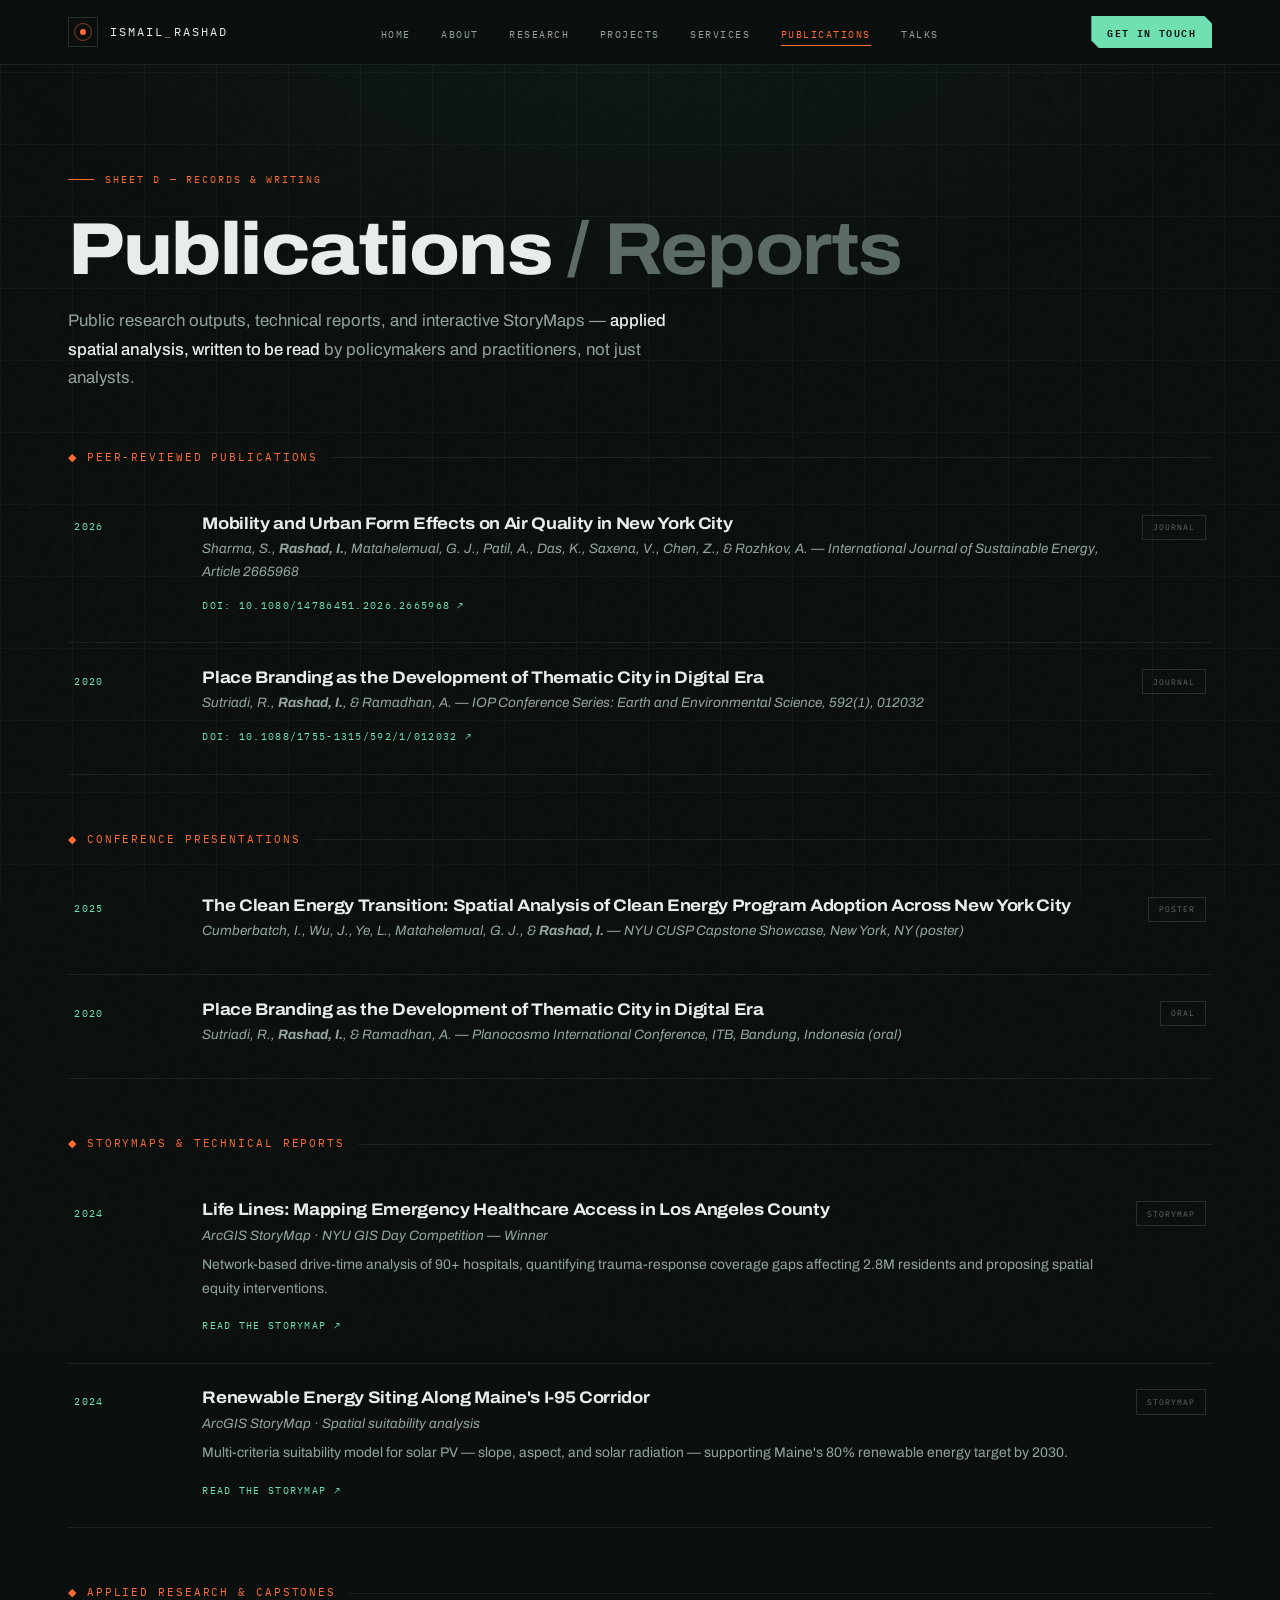
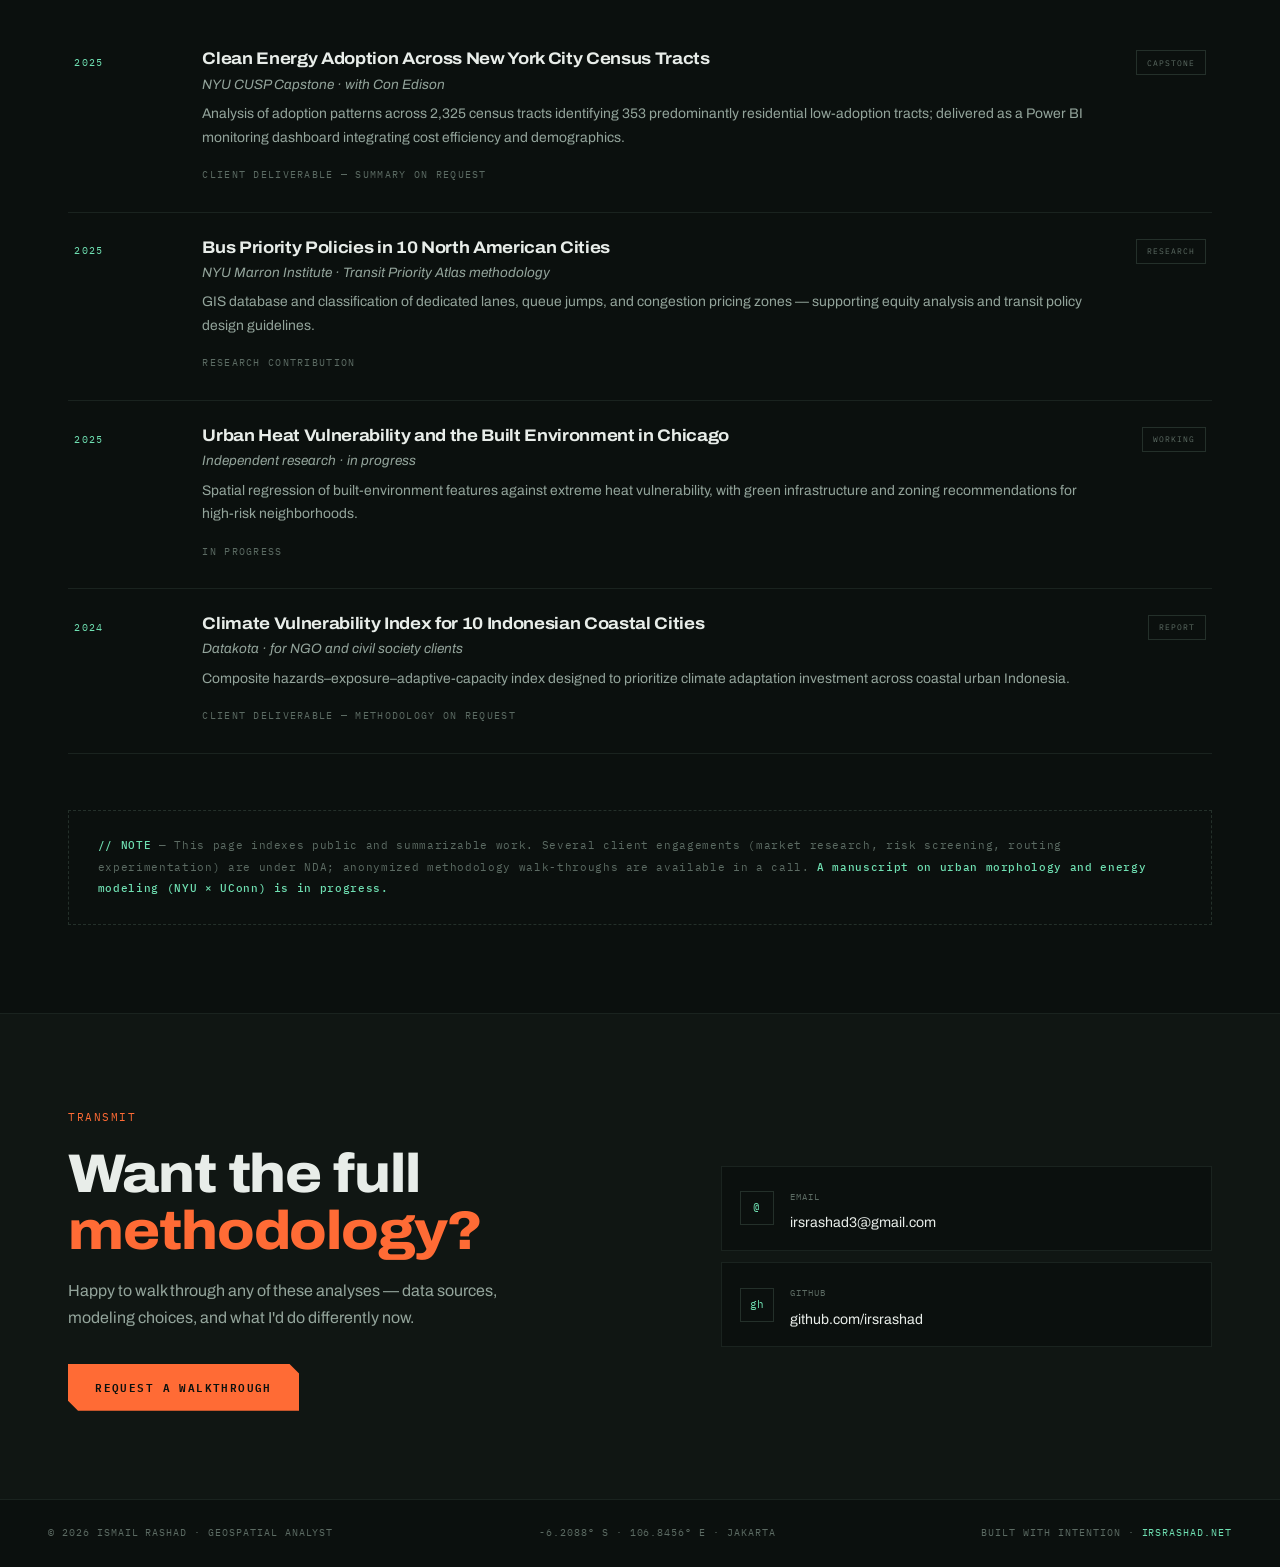
<file: publications.html>
<!DOCTYPE html>
<html lang="en">
<head>
  <meta charset="UTF-8" />
  <meta name="viewport" content="width=device-width, initial-scale=1.0" />
  <title>Publications — Ismail Rashad</title>
  <meta name="description" content="Reports, StoryMaps, and applied research by Ismail Rashad — emergency access analysis, renewable siting, urban systems, and climate risk." />
  <link rel="preconnect" href="https://fonts.googleapis.com" />
  <link rel="preconnect" href="https://fonts.gstatic.com" crossorigin />
  <link href="https://fonts.googleapis.com/css2?family=Archivo:ital,wdth,wght@0,62..125,100..900;1,62..125,100..900&family=IBM+Plex+Mono:wght@400;500;600&display=swap" rel="stylesheet" />
  <link rel="stylesheet" href="assets/css/style.css" />
  <style>
    .pub-group { margin-bottom: 3.5rem; }
    .pub-group-title {
      font-family: var(--font-mono); font-size: 0.66rem; letter-spacing: 0.18em;
      text-transform: uppercase; color: var(--survey); margin-bottom: 1.4rem;
      display: flex; align-items: center; gap: 0.8rem;
    }
    .pub-group-title::after { content: ''; flex: 1; height: 1px; background: var(--line-soft); }
    .pub-item {
      display: grid; grid-template-columns: 96px 1fr auto; gap: 2rem; align-items: start;
      padding: 1.6rem 0.4rem; border-bottom: 1px solid var(--line-soft);
      transition: background 0.2s, padding-left 0.25s;
    }
    .pub-item:hover { background: var(--ink-2); padding-left: 1rem; }
    .pub-yr { font-family: var(--font-mono); font-size: 0.62rem; color: var(--mint); letter-spacing: 0.12em; padding-top: 0.3rem; }
    .pub-item h3 { font-size: 1.05rem; font-weight: 700; margin-bottom: 0.3rem; }
    .pub-venue { font-size: 0.85rem; color: var(--mist); font-style: italic; margin-bottom: 0.4rem; }
    .pub-abs { font-size: 0.87rem; color: var(--mist); margin-bottom: 0.6rem; }
    .pub-type { font-family: var(--font-mono); font-size: 0.52rem; letter-spacing: 0.12em; text-transform: uppercase; color: var(--faint); border: 1px solid var(--line); padding: 0.28rem 0.6rem; white-space: nowrap; }
    .note-box {
      border: 1px dashed var(--line); padding: 1.5rem 1.8rem; margin-top: 2rem;
      font-family: var(--font-mono); font-size: 0.68rem; letter-spacing: 0.06em; color: var(--faint); line-height: 2;
    }
    .note-box b { color: var(--mint); font-weight: 500; }
    @media (max-width: 920px) {
      .pub-item { grid-template-columns: 1fr; gap: 0.4rem; }
      .pub-type { display: none; }
    }
  </style>
</head>
<body>
  <div class="graticule"></div>
  <div class="grain"></div>

  <header class="site-nav">
    <div class="nav-inner">
      <a class="brand" href="index.html">
        <span class="brand-mark"></span>
        <span class="brand-name">ISMAIL<em>_</em>RASHAD</span>
      </a>
      <ul class="nav-links">
        <li><a href="index.html">Home</a></li>
        <li><a href="about.html">About</a></li>
        <li><a href="research.html">Research</a></li>
        <li><a href="projects.html">Projects</a></li>
        <li><a href="services.html">Services</a></li>
        <li><a href="publications.html" class="active">Publications</a></li>
        <li><a href="talks.html">Talks</a></li>
      </ul>
      <a class="nav-cta" href="mailto:irsrashad3@gmail.com">Get in touch</a>
      <button class="nav-burger" aria-label="Menu"><span></span></button>
    </div>
  </header>
  <nav class="mobile-menu">
    <a href="index.html">Home</a>
    <a href="about.html">About</a>
    <a href="research.html">Research</a>
    <a href="projects.html">Projects</a>
    <a href="services.html">Services</a>
    <a href="publications.html" class="active">Publications</a>
    <a href="talks.html">Talks</a>
    <a href="mailto:irsrashad3@gmail.com">Get in touch ↗</a>
  </nav>

  <main>
    <div class="page-head">
      <span class="kicker">Sheet D — Records & Writing</span>
      <h1>Publications <span class="dim">/ Reports</span></h1>
      <p class="lede">Public research outputs, technical reports, and interactive StoryMaps — <strong>applied spatial analysis, written to be read</strong> by policymakers and practitioners, not just analysts.</p>
    </div>

    <section class="section" style="padding-top:0.5rem">
      <!-- PEER-REVIEWED -->
      <div class="pub-group reveal">
        <div class="pub-group-title">◆ Peer-Reviewed Publications</div>
        <div class="pub-item">
          <span class="pub-yr">2026</span>
          <div>
            <h3>Mobility and Urban Form Effects on Air Quality in New York City</h3>
            <div class="pub-venue">Sharma, S., <strong>Rashad, I.</strong>, Matahelemual, G. J., Patil, A., Das, K., Saxena, V., Chen, Z., &amp; Rozhkov, A. — International Journal of Sustainable Energy, Article 2665968</div>
            <a class="text-link ext" href="https://doi.org/10.1080/14786451.2026.2665968" target="_blank" rel="noopener">DOI: 10.1080/14786451.2026.2665968</a>
          </div>
          <span class="pub-type">Journal</span>
        </div>
        <div class="pub-item">
          <span class="pub-yr">2020</span>
          <div>
            <h3>Place Branding as the Development of Thematic City in Digital Era</h3>
            <div class="pub-venue">Sutriadi, R., <strong>Rashad, I.</strong>, &amp; Ramadhan, A. — IOP Conference Series: Earth and Environmental Science, 592(1), 012032</div>
            <a class="text-link ext" href="https://doi.org/10.1088/1755-1315/592/1/012032" target="_blank" rel="noopener">DOI: 10.1088/1755-1315/592/1/012032</a>
          </div>
          <span class="pub-type">Journal</span>
        </div>
      </div>

      <!-- CONFERENCES -->
      <div class="pub-group reveal">
        <div class="pub-group-title">◆ Conference Presentations</div>
        <div class="pub-item">
          <span class="pub-yr">2025</span>
          <div>
            <h3>The Clean Energy Transition: Spatial Analysis of Clean Energy Program Adoption Across New York City</h3>
            <div class="pub-venue">Cumberbatch, I., Wu, J., Ye, L., Matahelemual, G. J., &amp; <strong>Rashad, I.</strong> — NYU CUSP Capstone Showcase, New York, NY (poster)</div>
          </div>
          <span class="pub-type">Poster</span>
        </div>
        <div class="pub-item">
          <span class="pub-yr">2020</span>
          <div>
            <h3>Place Branding as the Development of Thematic City in Digital Era</h3>
            <div class="pub-venue">Sutriadi, R., <strong>Rashad, I.</strong>, &amp; Ramadhan, A. — Planocosmo International Conference, ITB, Bandung, Indonesia (oral)</div>
          </div>
          <span class="pub-type">Oral</span>
        </div>
      </div>

      <!-- STORYMAPS & REPORTS -->
      <div class="pub-group reveal">
        <div class="pub-group-title">◆ StoryMaps & Technical Reports</div>
        <div class="pub-item">
          <span class="pub-yr">2024</span>
          <div>
            <h3>Life Lines: Mapping Emergency Healthcare Access in Los Angeles County</h3>
            <div class="pub-venue">ArcGIS StoryMap · NYU GIS Day Competition — Winner</div>
            <p class="pub-abs">Network-based drive-time analysis of 90+ hospitals, quantifying trauma-response coverage gaps affecting 2.8M residents and proposing spatial equity interventions.</p>
            <a class="text-link ext" href="https://arcg.is/P95fL" target="_blank" rel="noopener">Read the StoryMap</a>
          </div>
          <span class="pub-type">StoryMap</span>
        </div>
        <div class="pub-item">
          <span class="pub-yr">2024</span>
          <div>
            <h3>Renewable Energy Siting Along Maine's I-95 Corridor</h3>
            <div class="pub-venue">ArcGIS StoryMap · Spatial suitability analysis</div>
            <p class="pub-abs">Multi-criteria suitability model for solar PV — slope, aspect, and solar radiation — supporting Maine's 80% renewable energy target by 2030.</p>
            <a class="text-link ext" href="https://arcg.is/1bGyPG0" target="_blank" rel="noopener">Read the StoryMap</a>
          </div>
          <span class="pub-type">StoryMap</span>
        </div>
      </div>

      <!-- APPLIED RESEARCH -->
      <div class="pub-group reveal">
        <div class="pub-group-title">◆ Applied Research & Capstones</div>
        <div class="pub-item">
          <span class="pub-yr">2025</span>
          <div>
            <h3>Clean Energy Adoption Across New York City Census Tracts</h3>
            <div class="pub-venue">NYU CUSP Capstone · with Con Edison</div>
            <p class="pub-abs">Analysis of adoption patterns across 2,325 census tracts identifying 353 predominantly residential low-adoption tracts; delivered as a Power BI monitoring dashboard integrating cost efficiency and demographics.</p>
            <span class="text-link off">Client deliverable — summary on request</span>
          </div>
          <span class="pub-type">Capstone</span>
        </div>
        <div class="pub-item">
          <span class="pub-yr">2025</span>
          <div>
            <h3>Bus Priority Policies in 10 North American Cities</h3>
            <div class="pub-venue">NYU Marron Institute · Transit Priority Atlas methodology</div>
            <p class="pub-abs">GIS database and classification of dedicated lanes, queue jumps, and congestion pricing zones — supporting equity analysis and transit policy design guidelines.</p>
            <span class="text-link off">Research contribution</span>
          </div>
          <span class="pub-type">Research</span>
        </div>
        <div class="pub-item">
          <span class="pub-yr">2025</span>
          <div>
            <h3>Urban Heat Vulnerability and the Built Environment in Chicago</h3>
            <div class="pub-venue">Independent research · in progress</div>
            <p class="pub-abs">Spatial regression of built-environment features against extreme heat vulnerability, with green infrastructure and zoning recommendations for high-risk neighborhoods.</p>
            <span class="text-link off">In progress</span>
          </div>
          <span class="pub-type">Working</span>
        </div>
        <div class="pub-item">
          <span class="pub-yr">2024</span>
          <div>
            <h3>Climate Vulnerability Index for 10 Indonesian Coastal Cities</h3>
            <div class="pub-venue">Datakota · for NGO and civil society clients</div>
            <p class="pub-abs">Composite hazards–exposure–adaptive-capacity index designed to prioritize climate adaptation investment across coastal urban Indonesia.</p>
            <span class="text-link off">Client deliverable — methodology on request</span>
          </div>
          <span class="pub-type">Report</span>
        </div>
      </div>

      <div class="note-box reveal">
        <b>// NOTE</b> — This page indexes public and summarizable work. Several client engagements
        (market research, risk screening, routing experimentation) are under NDA;
        anonymized methodology walk-throughs are available in a call. <b>A manuscript on urban
        morphology and energy modeling (NYU × UConn) is in progress.</b>
      </div>
    </section>
  </main>

  <!-- CONTACT BAND -->
  <div class="contact-band">
    <div class="section">
      <div class="reveal">
        <span class="mono" style="color:var(--survey)">TRANSMIT</span>
        <h2 style="margin-top:1rem">Want the full <span>methodology?</span></h2>
        <p>Happy to walk through any of these analyses — data sources, modeling choices, and what I'd do differently now.</p>
        <a href="mailto:irsrashad3@gmail.com" class="btn btn-solid">Request a walkthrough</a>
      </div>
      <div class="contact-list reveal d1">
        <a class="contact-row" href="mailto:irsrashad3@gmail.com">
          <span class="ic">@</span>
          <span><span class="lbl">Email</span><br><span class="val">irsrashad3@gmail.com</span></span>
        </a>
        <a class="contact-row" href="https://github.com/irsrashad" target="_blank" rel="noopener">
          <span class="ic">gh</span>
          <span><span class="lbl">GitHub</span><br><span class="val">github.com/irsrashad</span></span>
        </a>
      </div>
    </div>
  </div>

  <footer class="site-footer">
    <span>© 2026 ISMAIL RASHAD · GEOSPATIAL ANALYST</span>
    <span class="coords" data-coords>-6.2088° S · 106.8456° E · JAKARTA</span>
    <span>BUILT WITH INTENTION · <a href="https://irsrashad.net">IRSRASHAD.NET</a></span>
  </footer>

  <script src="assets/js/main.js"></script>
</body>
</html>
</file>
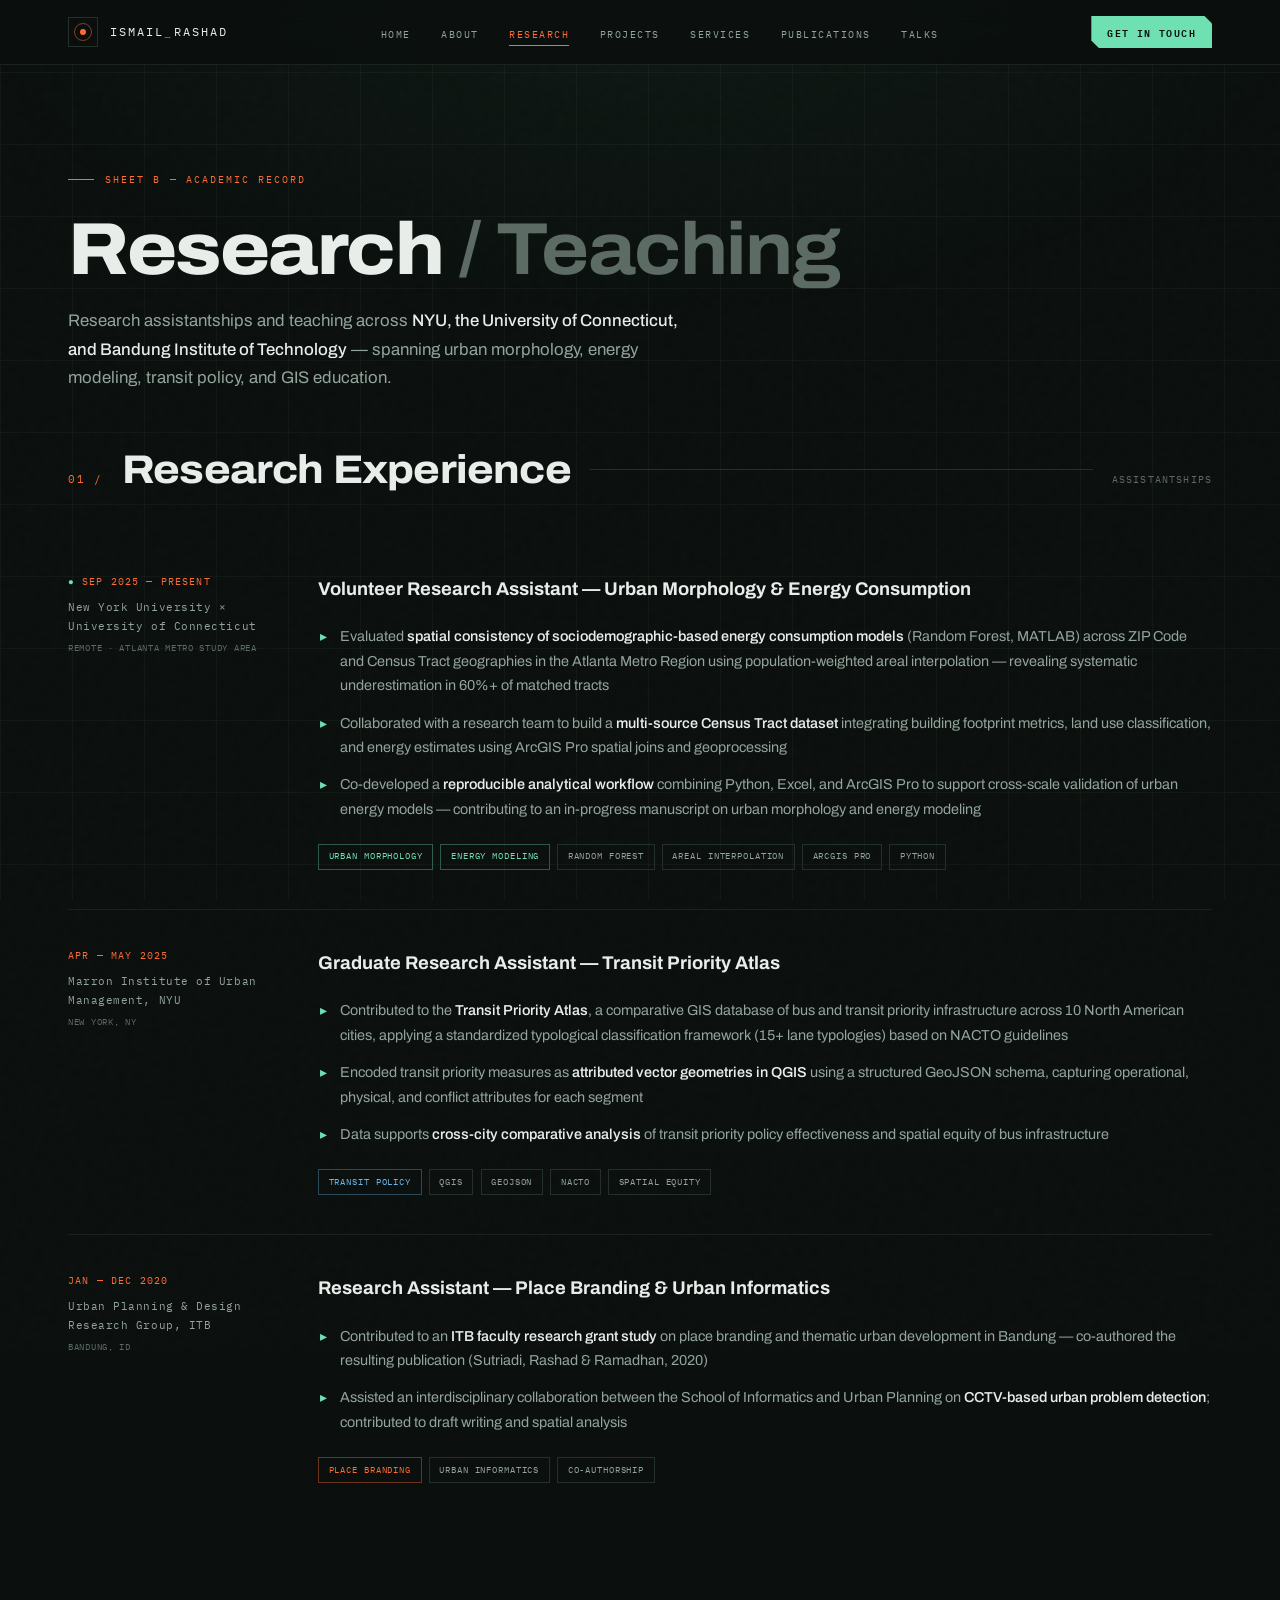
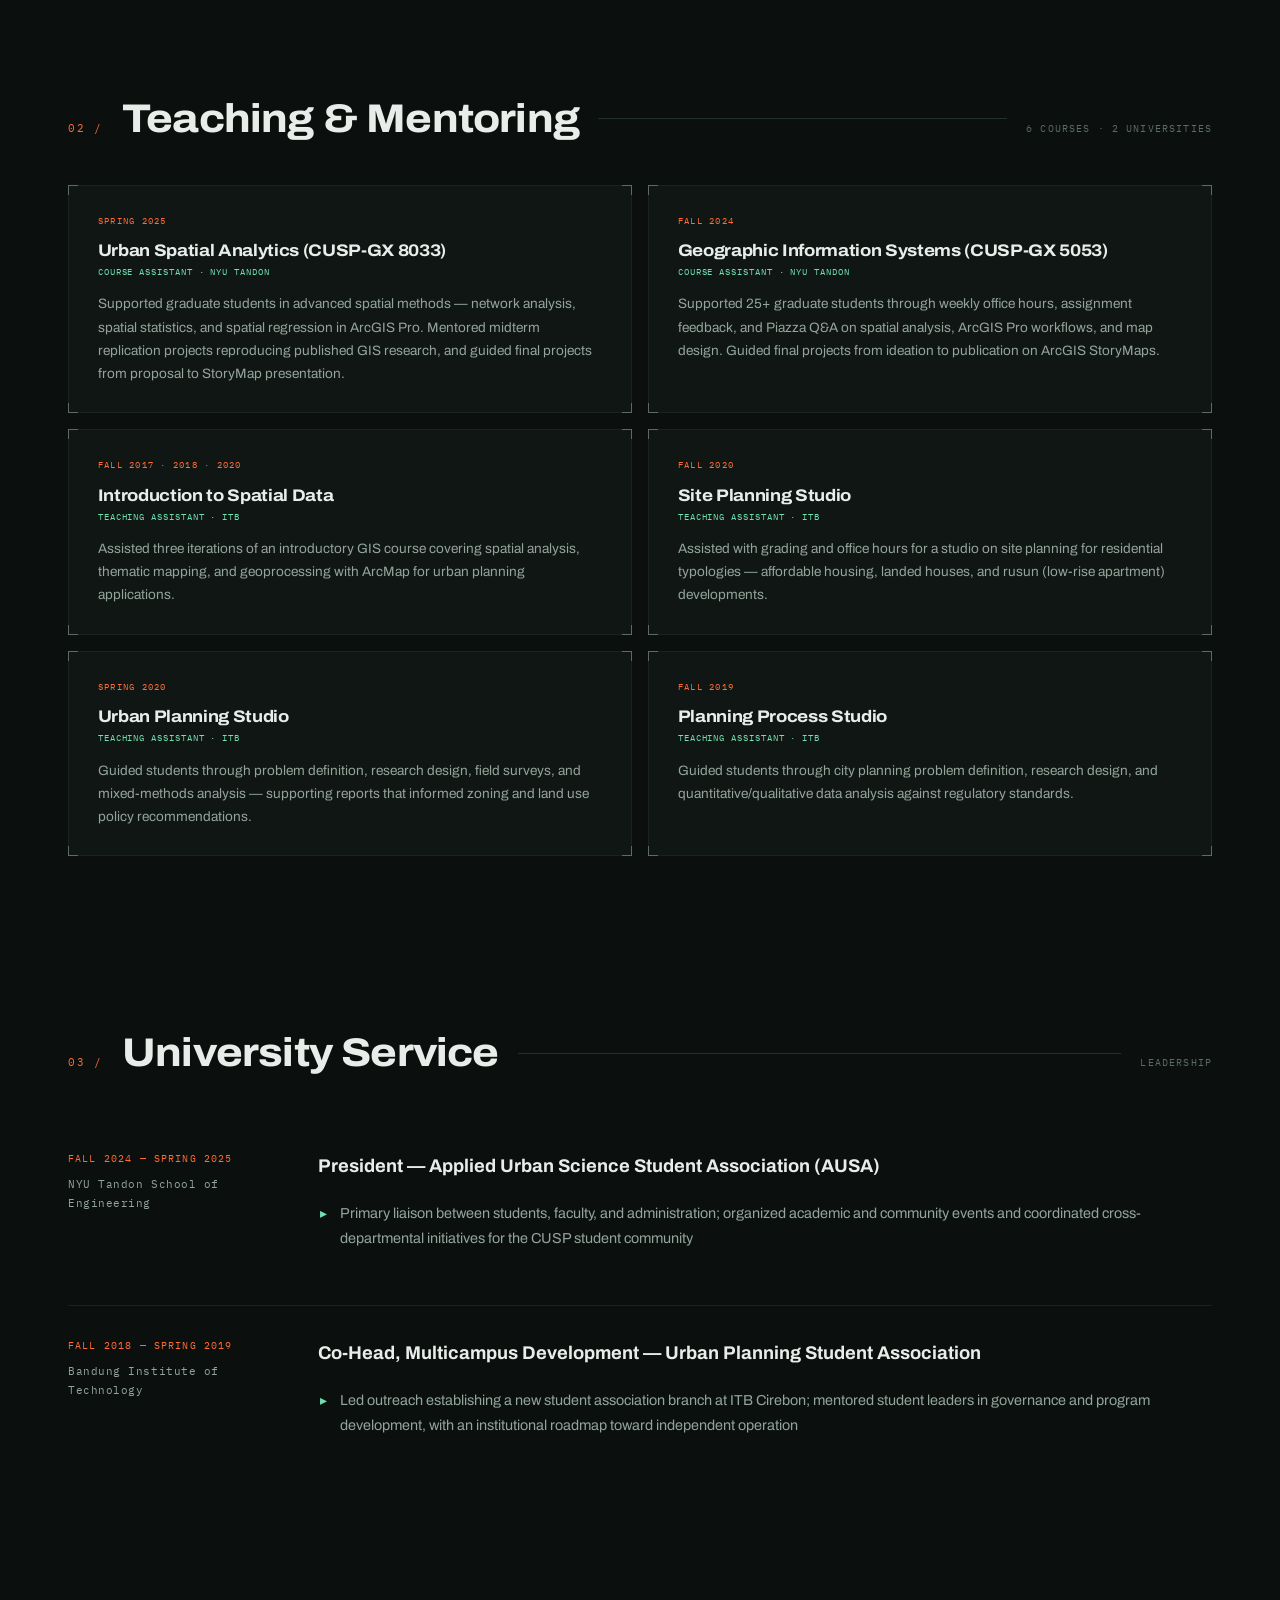
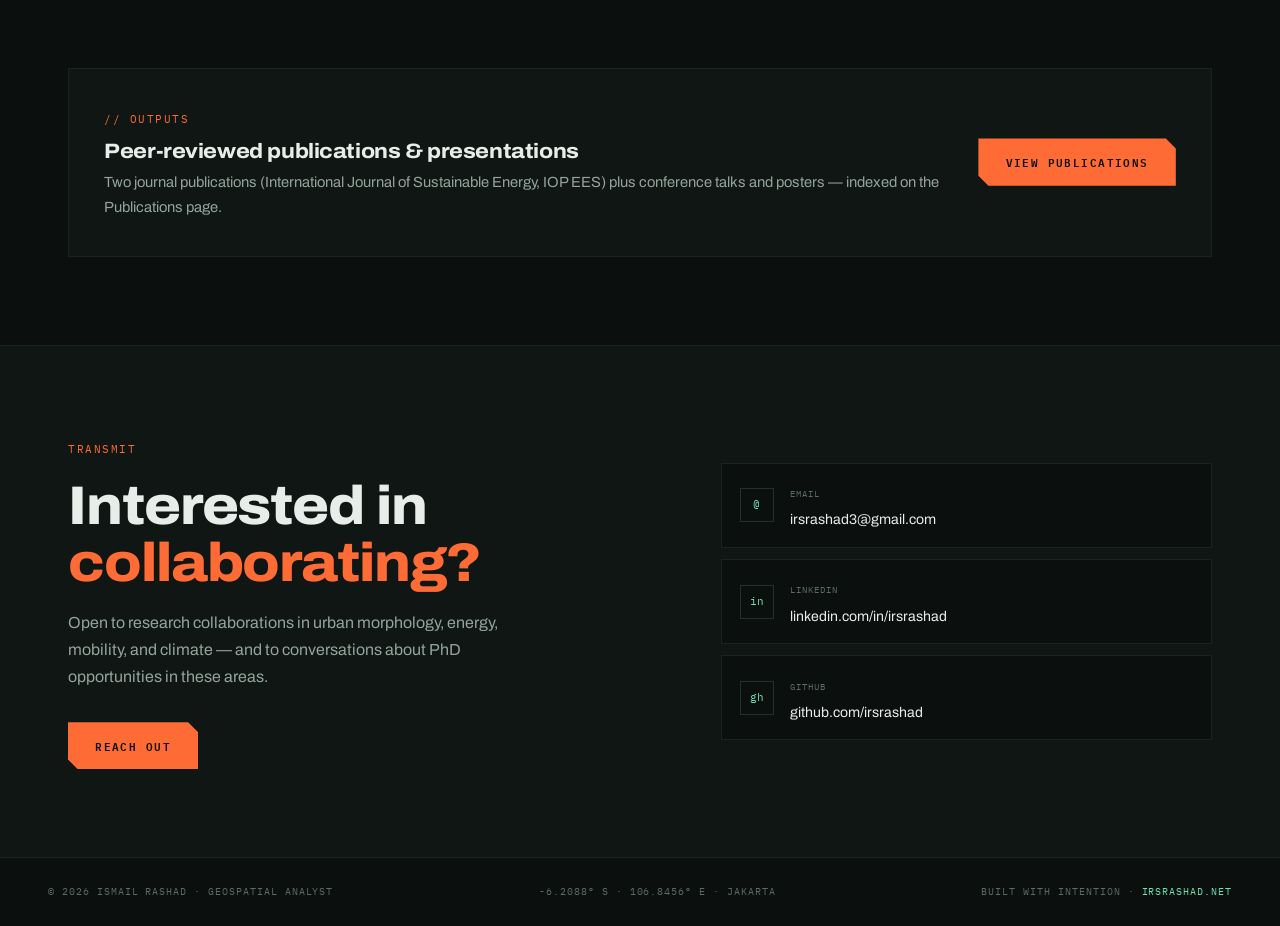
<file: research.html>
<!DOCTYPE html>
<html lang="en">
<head>
  <meta charset="UTF-8" />
  <meta name="viewport" content="width=device-width, initial-scale=1.0" />
  <title>Research & Teaching — Ismail Rashad</title>
  <meta name="description" content="Research assistantships, teaching experience, and university service of Ismail Rashad — urban morphology, energy modeling, transit policy, and GIS education at NYU, UConn, and ITB." />
  <link rel="preconnect" href="https://fonts.googleapis.com" />
  <link rel="preconnect" href="https://fonts.gstatic.com" crossorigin />
  <link href="https://fonts.googleapis.com/css2?family=Archivo:ital,wdth,wght@0,62..125,100..900;1,62..125,100..900&family=IBM+Plex+Mono:wght@400;500;600&display=swap" rel="stylesheet" />
  <link rel="stylesheet" href="assets/css/style.css" />
  <style>
    /* research entries */
    .res-item {
      display: grid; grid-template-columns: 210px 1fr; gap: 2.5rem;
      padding: 2.4rem 0; border-bottom: 1px solid var(--line-soft);
    }
    .res-item:last-child { border-bottom: 0; }
    .res-period { font-family: var(--font-mono); font-size: 0.6rem; letter-spacing: 0.12em; color: var(--survey); text-transform: uppercase; margin-bottom: 0.5rem; }
    .res-item.current .res-period::before { content: '● '; color: var(--mint); }
    .res-org { font-family: var(--font-mono); font-size: 0.68rem; color: var(--mist); letter-spacing: 0.05em; }
    .res-loc { font-family: var(--font-mono); font-size: 0.56rem; color: var(--faint); margin-top: 0.3rem; letter-spacing: 0.08em; }
    .res-role { font-size: 1.15rem; font-weight: 700; font-family: var(--font-display); margin-bottom: 0.8rem; }
    .res-bullets { list-style: none; margin-bottom: 1rem; }
    .res-bullets li { font-size: 0.9rem; color: var(--mist); padding: 0.4rem 0 0.4rem 1.4rem; position: relative; }
    .res-bullets li::before { content: '▸'; position: absolute; left: 0.15rem; color: var(--mint); }
    .res-bullets li b { color: var(--paper); font-weight: 550; }

    /* teaching cards */
    .teach-grid { display: grid; grid-template-columns: repeat(2, 1fr); gap: 1rem; }
    .teach-card { padding: 1.7rem 1.8rem; }
    .teach-term { font-family: var(--font-mono); font-size: 0.56rem; letter-spacing: 0.14em; color: var(--survey); text-transform: uppercase; display: block; margin-bottom: 0.9rem; }
    .teach-card h3 { font-size: 1.05rem; font-weight: 720; margin-bottom: 0.25rem; }
    .teach-card .inst { font-family: var(--font-mono); font-size: 0.58rem; letter-spacing: 0.1em; text-transform: uppercase; color: var(--mint); margin-bottom: 0.8rem; }
    .teach-card p { font-size: 0.85rem; color: var(--mist); }

    /* service */
    .svc-rows .res-item { padding: 2rem 0; }

    /* pubs teaser */
    .pub-teaser { border: 1px solid var(--line-soft); background: var(--ink-2); padding: 2.2rem; display: grid; grid-template-columns: 1fr auto; gap: 2rem; align-items: center; }
    .pub-teaser h3 { font-size: 1.3rem; font-weight: 750; margin-bottom: 0.5rem; }
    .pub-teaser p { color: var(--mist); font-size: 0.92rem; }
    @media (max-width: 920px) {
      .res-item { grid-template-columns: 1fr; gap: 0.7rem; }
      .teach-grid { grid-template-columns: 1fr; }
      .pub-teaser { grid-template-columns: 1fr; }
    }
  </style>
</head>
<body>
  <div class="graticule"></div>
  <div class="grain"></div>

  <header class="site-nav">
    <div class="nav-inner">
      <a class="brand" href="index.html">
        <span class="brand-mark"></span>
        <span class="brand-name">ISMAIL<em>_</em>RASHAD</span>
      </a>
      <ul class="nav-links">
        <li><a href="index.html">Home</a></li>
        <li><a href="about.html">About</a></li>
        <li><a href="research.html" class="active">Research</a></li>
        <li><a href="projects.html">Projects</a></li>
        <li><a href="services.html">Services</a></li>
        <li><a href="publications.html">Publications</a></li>
        <li><a href="talks.html">Talks</a></li>
      </ul>
      <a class="nav-cta" href="mailto:irsrashad3@gmail.com">Get in touch</a>
      <button class="nav-burger" aria-label="Menu"><span></span></button>
    </div>
  </header>
  <nav class="mobile-menu">
    <a href="index.html">Home</a>
    <a href="about.html">About</a>
    <a href="research.html" class="active">Research</a>
    <a href="projects.html">Projects</a>
    <a href="services.html">Services</a>
    <a href="publications.html">Publications</a>
    <a href="talks.html">Talks</a>
    <a href="mailto:irsrashad3@gmail.com">Get in touch ↗</a>
  </nav>

  <main>
    <div class="page-head">
      <span class="kicker">Sheet B — Academic Record</span>
      <h1>Research <span class="dim">/ Teaching</span></h1>
      <p class="lede">Research assistantships and teaching across <strong>NYU, the University of Connecticut, and Bandung Institute of Technology</strong> — spanning urban morphology, energy modeling, transit policy, and GIS education.</p>
    </div>

    <!-- RESEARCH EXPERIENCE -->
    <section class="section" style="padding-top:0.5rem">
      <div class="section-head reveal">
        <span class="idx">01 /</span><h2>Research Experience</h2><div class="rule"></div>
        <span class="side-note">ASSISTANTSHIPS</span>
      </div>
      <div>
        <div class="res-item current reveal">
          <div>
            <div class="res-period">Sep 2025 — Present</div>
            <div class="res-org">New York University × University of Connecticut</div>
            <div class="res-loc">REMOTE · ATLANTA METRO STUDY AREA</div>
          </div>
          <div>
            <div class="res-role">Volunteer Research Assistant — Urban Morphology & Energy Consumption</div>
            <ul class="res-bullets">
              <li>Evaluated <b>spatial consistency of sociodemographic-based energy consumption models</b> (Random Forest, MATLAB) across ZIP Code and Census Tract geographies in the Atlanta Metro Region using population-weighted areal interpolation — revealing systematic underestimation in 60%+ of matched tracts</li>
              <li>Collaborated with a research team to build a <b>multi-source Census Tract dataset</b> integrating building footprint metrics, land use classification, and energy estimates using ArcGIS Pro spatial joins and geoprocessing</li>
              <li>Co-developed a <b>reproducible analytical workflow</b> combining Python, Excel, and ArcGIS Pro to support cross-scale validation of urban energy models — contributing to an in-progress manuscript on urban morphology and energy modeling</li>
            </ul>
            <div class="tags"><span class="tag cool">Urban Morphology</span><span class="tag cool">Energy Modeling</span><span class="tag">Random Forest</span><span class="tag">Areal Interpolation</span><span class="tag">ArcGIS Pro</span><span class="tag">Python</span></div>
          </div>
        </div>

        <div class="res-item reveal">
          <div>
            <div class="res-period">Apr — May 2025</div>
            <div class="res-org">Marron Institute of Urban Management, NYU</div>
            <div class="res-loc">NEW YORK, NY</div>
          </div>
          <div>
            <div class="res-role">Graduate Research Assistant — Transit Priority Atlas</div>
            <ul class="res-bullets">
              <li>Contributed to the <b>Transit Priority Atlas</b>, a comparative GIS database of bus and transit priority infrastructure across 10 North American cities, applying a standardized typological classification framework (15+ lane typologies) based on NACTO guidelines</li>
              <li>Encoded transit priority measures as <b>attributed vector geometries in QGIS</b> using a structured GeoJSON schema, capturing operational, physical, and conflict attributes for each segment</li>
              <li>Data supports <b>cross-city comparative analysis</b> of transit priority policy effectiveness and spatial equity of bus infrastructure</li>
            </ul>
            <div class="tags"><span class="tag hydro">Transit Policy</span><span class="tag">QGIS</span><span class="tag">GeoJSON</span><span class="tag">NACTO</span><span class="tag">Spatial Equity</span></div>
          </div>
        </div>

        <div class="res-item reveal">
          <div>
            <div class="res-period">Jan — Dec 2020</div>
            <div class="res-org">Urban Planning & Design Research Group, ITB</div>
            <div class="res-loc">BANDUNG, ID</div>
          </div>
          <div>
            <div class="res-role">Research Assistant — Place Branding & Urban Informatics</div>
            <ul class="res-bullets">
              <li>Contributed to an <b>ITB faculty research grant study</b> on place branding and thematic urban development in Bandung — co-authored the resulting publication (Sutriadi, Rashad & Ramadhan, 2020)</li>
              <li>Assisted an interdisciplinary collaboration between the School of Informatics and Urban Planning on <b>CCTV-based urban problem detection</b>; contributed to draft writing and spatial analysis</li>
            </ul>
            <div class="tags"><span class="tag hot">Place Branding</span><span class="tag">Urban Informatics</span><span class="tag">Co-authorship</span></div>
          </div>
        </div>
      </div>
    </section>

    <!-- TEACHING -->
    <section class="section">
      <div class="section-head reveal">
        <span class="idx">02 /</span><h2>Teaching & Mentoring</h2><div class="rule"></div>
        <span class="side-note">6 COURSES · 2 UNIVERSITIES</span>
      </div>
      <div class="teach-grid">
        <div class="xcard teach-card reveal"><span class="xtick"></span>
          <span class="teach-term">Spring 2025</span>
          <h3>Urban Spatial Analytics (CUSP-GX 8033)</h3>
          <div class="inst">Course Assistant · NYU Tandon</div>
          <p>Supported graduate students in advanced spatial methods — network analysis, spatial statistics, and spatial regression in ArcGIS Pro. Mentored midterm replication projects reproducing published GIS research, and guided final projects from proposal to StoryMap presentation.</p>
        </div>
        <div class="xcard teach-card reveal d1"><span class="xtick"></span>
          <span class="teach-term">Fall 2024</span>
          <h3>Geographic Information Systems (CUSP-GX 5053)</h3>
          <div class="inst">Course Assistant · NYU Tandon</div>
          <p>Supported 25+ graduate students through weekly office hours, assignment feedback, and Piazza Q&A on spatial analysis, ArcGIS Pro workflows, and map design. Guided final projects from ideation to publication on ArcGIS StoryMaps.</p>
        </div>
        <div class="xcard teach-card reveal"><span class="xtick"></span>
          <span class="teach-term">Fall 2017 · 2018 · 2020</span>
          <h3>Introduction to Spatial Data</h3>
          <div class="inst">Teaching Assistant · ITB</div>
          <p>Assisted three iterations of an introductory GIS course covering spatial analysis, thematic mapping, and geoprocessing with ArcMap for urban planning applications.</p>
        </div>
        <div class="xcard teach-card reveal d1"><span class="xtick"></span>
          <span class="teach-term">Fall 2020</span>
          <h3>Site Planning Studio</h3>
          <div class="inst">Teaching Assistant · ITB</div>
          <p>Assisted with grading and office hours for a studio on site planning for residential typologies — affordable housing, landed houses, and rusun (low-rise apartment) developments.</p>
        </div>
        <div class="xcard teach-card reveal"><span class="xtick"></span>
          <span class="teach-term">Spring 2020</span>
          <h3>Urban Planning Studio</h3>
          <div class="inst">Teaching Assistant · ITB</div>
          <p>Guided students through problem definition, research design, field surveys, and mixed-methods analysis — supporting reports that informed zoning and land use policy recommendations.</p>
        </div>
        <div class="xcard teach-card reveal d1"><span class="xtick"></span>
          <span class="teach-term">Fall 2019</span>
          <h3>Planning Process Studio</h3>
          <div class="inst">Teaching Assistant · ITB</div>
          <p>Guided students through city planning problem definition, research design, and quantitative/qualitative data analysis against regulatory standards.</p>
        </div>
      </div>
    </section>

    <!-- UNIVERSITY SERVICE -->
    <section class="section">
      <div class="section-head reveal">
        <span class="idx">03 /</span><h2>University Service</h2><div class="rule"></div>
        <span class="side-note">LEADERSHIP</span>
      </div>
      <div class="svc-rows">
        <div class="res-item reveal">
          <div>
            <div class="res-period">Fall 2024 — Spring 2025</div>
            <div class="res-org">NYU Tandon School of Engineering</div>
          </div>
          <div>
            <div class="res-role">President — Applied Urban Science Student Association (AUSA)</div>
            <ul class="res-bullets">
              <li>Primary liaison between students, faculty, and administration; organized academic and community events and coordinated cross-departmental initiatives for the CUSP student community</li>
            </ul>
          </div>
        </div>
        <div class="res-item reveal">
          <div>
            <div class="res-period">Fall 2018 — Spring 2019</div>
            <div class="res-org">Bandung Institute of Technology</div>
          </div>
          <div>
            <div class="res-role">Co-Head, Multicampus Development — Urban Planning Student Association</div>
            <ul class="res-bullets">
              <li>Led outreach establishing a new student association branch at ITB Cirebon; mentored student leaders in governance and program development, with an institutional roadmap toward independent operation</li>
            </ul>
          </div>
        </div>
      </div>
    </section>

    <!-- PUBLICATIONS TEASER -->
    <section class="section">
      <div class="pub-teaser reveal">
        <div>
          <span class="mono" style="color:var(--survey)">// OUTPUTS</span>
          <h3 style="margin-top:0.6rem">Peer-reviewed publications & presentations</h3>
          <p>Two journal publications (International Journal of Sustainable Energy, IOP EES) plus conference talks and posters — indexed on the Publications page.</p>
        </div>
        <a href="publications.html" class="btn btn-solid">View publications</a>
      </div>
    </section>
  </main>

  <!-- CONTACT BAND -->
  <div class="contact-band">
    <div class="section">
      <div class="reveal">
        <span class="mono" style="color:var(--survey)">TRANSMIT</span>
        <h2 style="margin-top:1rem">Interested in <span>collaborating?</span></h2>
        <p>Open to research collaborations in urban morphology, energy, mobility, and climate — and to conversations about PhD opportunities in these areas.</p>
        <a href="mailto:irsrashad3@gmail.com?subject=Research%20Collaboration" class="btn btn-solid">Reach out</a>
      </div>
      <div class="contact-list reveal d1">
        <a class="contact-row" href="mailto:irsrashad3@gmail.com">
          <span class="ic">@</span>
          <span><span class="lbl">Email</span><br><span class="val">irsrashad3@gmail.com</span></span>
        </a>
        <a class="contact-row" href="https://linkedin.com/in/irsrashad" target="_blank" rel="noopener">
          <span class="ic">in</span>
          <span><span class="lbl">LinkedIn</span><br><span class="val">linkedin.com/in/irsrashad</span></span>
        </a>
        <a class="contact-row" href="https://github.com/irsrashad" target="_blank" rel="noopener">
          <span class="ic">gh</span>
          <span><span class="lbl">GitHub</span><br><span class="val">github.com/irsrashad</span></span>
        </a>
      </div>
    </div>
  </div>

  <footer class="site-footer">
    <span>© 2026 ISMAIL RASHAD · GEOSPATIAL ANALYST</span>
    <span class="coords" data-coords>-6.2088° S · 106.8456° E · JAKARTA</span>
    <span>BUILT WITH INTENTION · <a href="https://irsrashad.net">IRSRASHAD.NET</a></span>
  </footer>

  <script src="assets/js/main.js"></script>
</body>
</html>
</file>
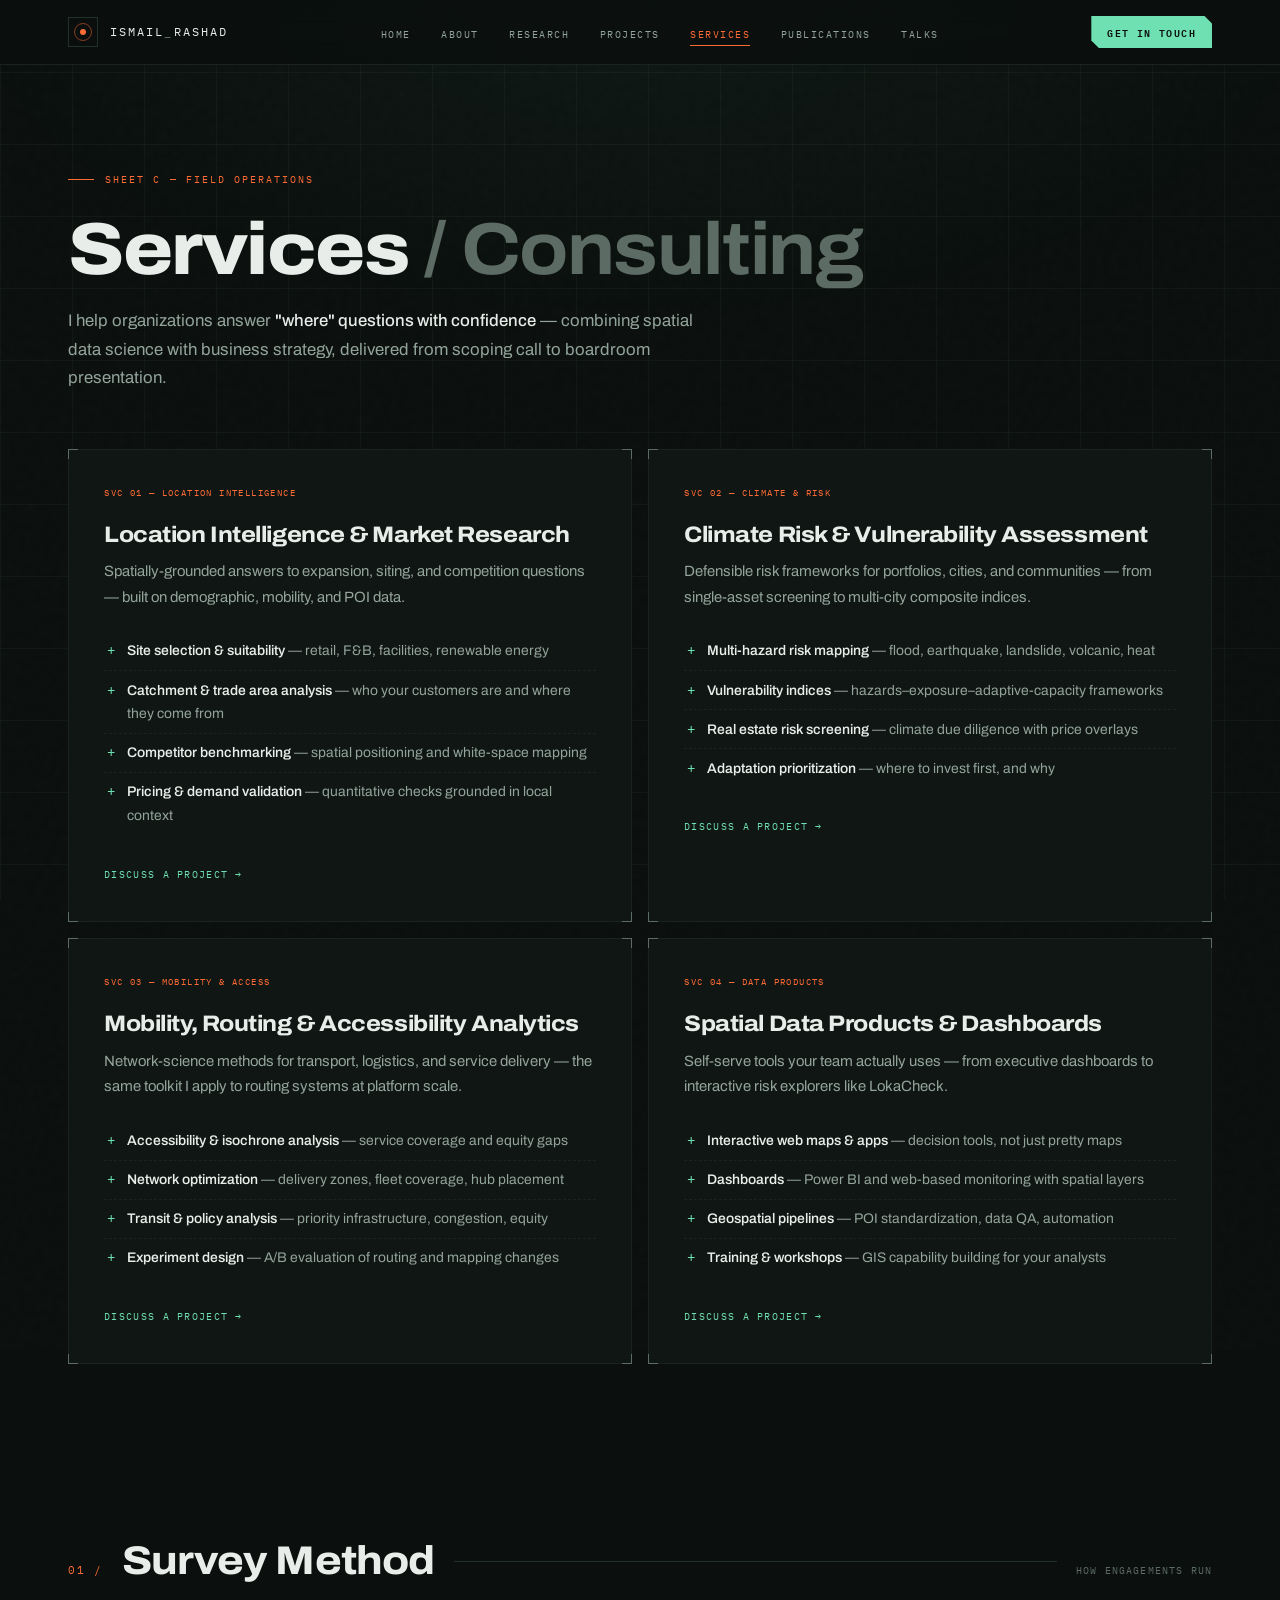
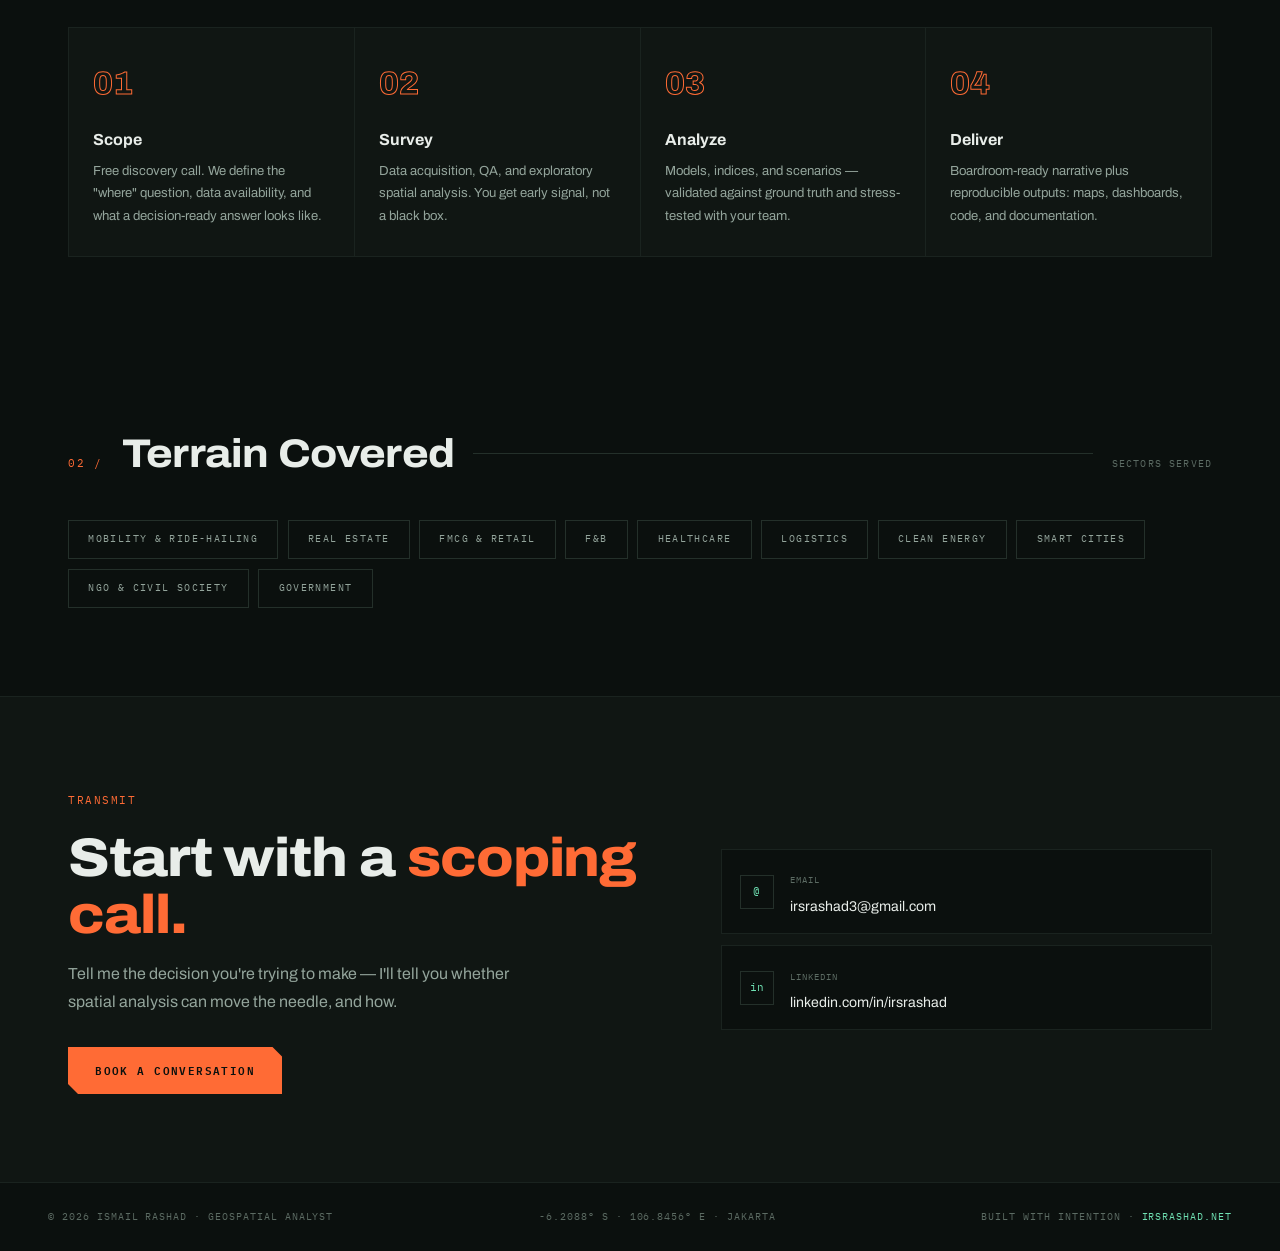
<file: services.html>
<!DOCTYPE html>
<html lang="en">
<head>
  <meta charset="UTF-8" />
  <meta name="viewport" content="width=device-width, initial-scale=1.0" />
  <title>Services — Ismail Rashad</title>
  <meta name="description" content="Geospatial consulting services by Ismail Rashad — location intelligence, market research, climate risk assessment, spatial data products, and training." />
  <link rel="preconnect" href="https://fonts.googleapis.com" />
  <link rel="preconnect" href="https://fonts.gstatic.com" crossorigin />
  <link href="https://fonts.googleapis.com/css2?family=Archivo:ital,wdth,wght@0,62..125,100..900;1,62..125,100..900&family=IBM+Plex+Mono:wght@400;500;600&display=swap" rel="stylesheet" />
  <link rel="stylesheet" href="assets/css/style.css" />
  <style>
    .svc-grid { display: grid; grid-template-columns: repeat(2, 1fr); gap: 1rem; }
    .svc-card { padding: 2.2rem; }
    .svc-num { font-family: var(--font-mono); font-size: 0.58rem; letter-spacing: 0.15em; color: var(--survey); display: block; margin-bottom: 1.4rem; }
    .svc-card h3 { font-size: 1.4rem; font-weight: 750; margin-bottom: 0.8rem; }
    .svc-card > p { font-size: 0.93rem; color: var(--mist); margin-bottom: 1.4rem; }
    .svc-list { list-style: none; margin-bottom: 1.5rem; }
    .svc-list li { font-size: 0.87rem; color: var(--mist); padding: 0.45rem 0 0.45rem 1.4rem; position: relative; border-bottom: 1px dashed var(--line-soft); }
    .svc-list li:last-child { border-bottom: 0; }
    .svc-list li::before { content: '+'; position: absolute; left: 0.2rem; color: var(--mint); font-family: var(--font-mono); }
    .svc-list li b { color: var(--paper); font-weight: 550; }

    /* process strip */
    .process { display: grid; grid-template-columns: repeat(4, 1fr); gap: 1px; background: var(--line-soft); border: 1px solid var(--line-soft); }
    .step { background: var(--ink-2); padding: 1.8rem 1.5rem; position: relative; }
    .step .n { font-family: var(--font-display); font-weight: 800; font-size: 2rem; color: transparent; -webkit-text-stroke: 1px var(--survey); display: block; margin-bottom: 0.9rem; }
    .step h4 { font-size: 1rem; font-weight: 700; margin-bottom: 0.45rem; }
    .step p { font-size: 0.82rem; color: var(--mist); }

    /* sectors marquee-ish row */
    .sector-row { display: flex; flex-wrap: wrap; gap: 0.6rem; }
    .sector-chip {
      font-family: var(--font-mono); font-size: 0.62rem; letter-spacing: 0.14em; text-transform: uppercase;
      border: 1px solid var(--line); color: var(--mist); padding: 0.65rem 1.2rem;
      transition: all 0.2s;
    }
    .sector-chip:hover { border-color: var(--survey); color: var(--survey); transform: translateY(-2px); }
    @media (max-width: 920px) {
      .svc-grid { grid-template-columns: 1fr; }
      .process { grid-template-columns: 1fr 1fr; }
    }
  </style>
</head>
<body>
  <div class="graticule"></div>
  <div class="grain"></div>

  <header class="site-nav">
    <div class="nav-inner">
      <a class="brand" href="index.html">
        <span class="brand-mark"></span>
        <span class="brand-name">ISMAIL<em>_</em>RASHAD</span>
      </a>
      <ul class="nav-links">
        <li><a href="index.html">Home</a></li>
        <li><a href="about.html">About</a></li>
        <li><a href="research.html">Research</a></li>
        <li><a href="projects.html">Projects</a></li>
        <li><a href="services.html" class="active">Services</a></li>
        <li><a href="publications.html">Publications</a></li>
        <li><a href="talks.html">Talks</a></li>
      </ul>
      <a class="nav-cta" href="mailto:irsrashad3@gmail.com">Get in touch</a>
      <button class="nav-burger" aria-label="Menu"><span></span></button>
    </div>
  </header>
  <nav class="mobile-menu">
    <a href="index.html">Home</a>
    <a href="about.html">About</a>
    <a href="research.html">Research</a>
    <a href="projects.html">Projects</a>
    <a href="services.html" class="active">Services</a>
    <a href="publications.html">Publications</a>
    <a href="talks.html">Talks</a>
    <a href="mailto:irsrashad3@gmail.com">Get in touch ↗</a>
  </nav>

  <main>
    <div class="page-head">
      <span class="kicker">Sheet C — Field Operations</span>
      <h1>Services <span class="dim">/ Consulting</span></h1>
      <p class="lede">I help organizations answer <strong>"where" questions with confidence</strong> — combining spatial data science with business strategy, delivered from scoping call to boardroom presentation.</p>
    </div>

    <section class="section" style="padding-top:0.5rem">
      <div class="svc-grid">
        <div class="xcard svc-card reveal"><span class="xtick"></span>
          <span class="svc-num">SVC 01 — LOCATION INTELLIGENCE</span>
          <h3>Location Intelligence & Market Research</h3>
          <p>Spatially-grounded answers to expansion, siting, and competition questions — built on demographic, mobility, and POI data.</p>
          <ul class="svc-list">
            <li><b>Site selection & suitability</b> — retail, F&B, facilities, renewable energy</li>
            <li><b>Catchment & trade area analysis</b> — who your customers are and where they come from</li>
            <li><b>Competitor benchmarking</b> — spatial positioning and white-space mapping</li>
            <li><b>Pricing & demand validation</b> — quantitative checks grounded in local context</li>
          </ul>
          <a href="mailto:irsrashad3@gmail.com?subject=Location%20Intelligence%20Engagement" class="text-link">Discuss a project</a>
        </div>

        <div class="xcard svc-card reveal d1"><span class="xtick"></span>
          <span class="svc-num">SVC 02 — CLIMATE & RISK</span>
          <h3>Climate Risk & Vulnerability Assessment</h3>
          <p>Defensible risk frameworks for portfolios, cities, and communities — from single-asset screening to multi-city composite indices.</p>
          <ul class="svc-list">
            <li><b>Multi-hazard risk mapping</b> — flood, earthquake, landslide, volcanic, heat</li>
            <li><b>Vulnerability indices</b> — hazards–exposure–adaptive-capacity frameworks</li>
            <li><b>Real estate risk screening</b> — climate due diligence with price overlays</li>
            <li><b>Adaptation prioritization</b> — where to invest first, and why</li>
          </ul>
          <a href="mailto:irsrashad3@gmail.com?subject=Climate%20Risk%20Engagement" class="text-link">Discuss a project</a>
        </div>

        <div class="xcard svc-card reveal d2"><span class="xtick"></span>
          <span class="svc-num">SVC 03 — MOBILITY & ACCESS</span>
          <h3>Mobility, Routing & Accessibility Analytics</h3>
          <p>Network-science methods for transport, logistics, and service delivery — the same toolkit I apply to routing systems at platform scale.</p>
          <ul class="svc-list">
            <li><b>Accessibility & isochrone analysis</b> — service coverage and equity gaps</li>
            <li><b>Network optimization</b> — delivery zones, fleet coverage, hub placement</li>
            <li><b>Transit & policy analysis</b> — priority infrastructure, congestion, equity</li>
            <li><b>Experiment design</b> — A/B evaluation of routing and mapping changes</li>
          </ul>
          <a href="mailto:irsrashad3@gmail.com?subject=Mobility%20Analytics%20Engagement" class="text-link">Discuss a project</a>
        </div>

        <div class="xcard svc-card reveal d3"><span class="xtick"></span>
          <span class="svc-num">SVC 04 — DATA PRODUCTS</span>
          <h3>Spatial Data Products & Dashboards</h3>
          <p>Self-serve tools your team actually uses — from executive dashboards to interactive risk explorers like LokaCheck.</p>
          <ul class="svc-list">
            <li><b>Interactive web maps & apps</b> — decision tools, not just pretty maps</li>
            <li><b>Dashboards</b> — Power BI and web-based monitoring with spatial layers</li>
            <li><b>Geospatial pipelines</b> — POI standardization, data QA, automation</li>
            <li><b>Training & workshops</b> — GIS capability building for your analysts</li>
          </ul>
          <a href="mailto:irsrashad3@gmail.com?subject=Data%20Product%20Engagement" class="text-link">Discuss a project</a>
        </div>
      </div>
    </section>

    <!-- PROCESS -->
    <section class="section">
      <div class="section-head reveal">
        <span class="idx">01 /</span><h2>Survey Method</h2><div class="rule"></div>
        <span class="side-note">HOW ENGAGEMENTS RUN</span>
      </div>
      <div class="process reveal">
        <div class="step"><span class="n">01</span><h4>Scope</h4><p>Free discovery call. We define the "where" question, data availability, and what a decision-ready answer looks like.</p></div>
        <div class="step"><span class="n">02</span><h4>Survey</h4><p>Data acquisition, QA, and exploratory spatial analysis. You get early signal, not a black box.</p></div>
        <div class="step"><span class="n">03</span><h4>Analyze</h4><p>Models, indices, and scenarios — validated against ground truth and stress-tested with your team.</p></div>
        <div class="step"><span class="n">04</span><h4>Deliver</h4><p>Boardroom-ready narrative plus reproducible outputs: maps, dashboards, code, and documentation.</p></div>
      </div>
    </section>

    <!-- SECTORS -->
    <section class="section">
      <div class="section-head reveal">
        <span class="idx">02 /</span><h2>Terrain Covered</h2><div class="rule"></div>
        <span class="side-note">SECTORS SERVED</span>
      </div>
      <div class="sector-row reveal">
        <span class="sector-chip">Mobility & Ride-hailing</span>
        <span class="sector-chip">Real Estate</span>
        <span class="sector-chip">FMCG & Retail</span>
        <span class="sector-chip">F&B</span>
        <span class="sector-chip">Healthcare</span>
        <span class="sector-chip">Logistics</span>
        <span class="sector-chip">Clean Energy</span>
        <span class="sector-chip">Smart Cities</span>
        <span class="sector-chip">NGO & Civil Society</span>
        <span class="sector-chip">Government</span>
      </div>
    </section>
  </main>

  <!-- CONTACT BAND -->
  <div class="contact-band">
    <div class="section">
      <div class="reveal">
        <span class="mono" style="color:var(--survey)">TRANSMIT</span>
        <h2 style="margin-top:1rem">Start with a <span>scoping call.</span></h2>
        <p>Tell me the decision you're trying to make — I'll tell you whether spatial analysis can move the needle, and how.</p>
        <a href="mailto:irsrashad3@gmail.com?subject=Scoping%20Call%20Request" class="btn btn-solid">Book a conversation</a>
      </div>
      <div class="contact-list reveal d1">
        <a class="contact-row" href="mailto:irsrashad3@gmail.com">
          <span class="ic">@</span>
          <span><span class="lbl">Email</span><br><span class="val">irsrashad3@gmail.com</span></span>
        </a>
        <a class="contact-row" href="https://linkedin.com/in/irsrashad" target="_blank" rel="noopener">
          <span class="ic">in</span>
          <span><span class="lbl">LinkedIn</span><br><span class="val">linkedin.com/in/irsrashad</span></span>
        </a>
      </div>
    </div>
  </div>

  <footer class="site-footer">
    <span>© 2026 ISMAIL RASHAD · GEOSPATIAL ANALYST</span>
    <span class="coords" data-coords>-6.2088° S · 106.8456° E · JAKARTA</span>
    <span>BUILT WITH INTENTION · <a href="https://irsrashad.net">IRSRASHAD.NET</a></span>
  </footer>

  <script src="assets/js/main.js"></script>
</body>
</html>
</file>
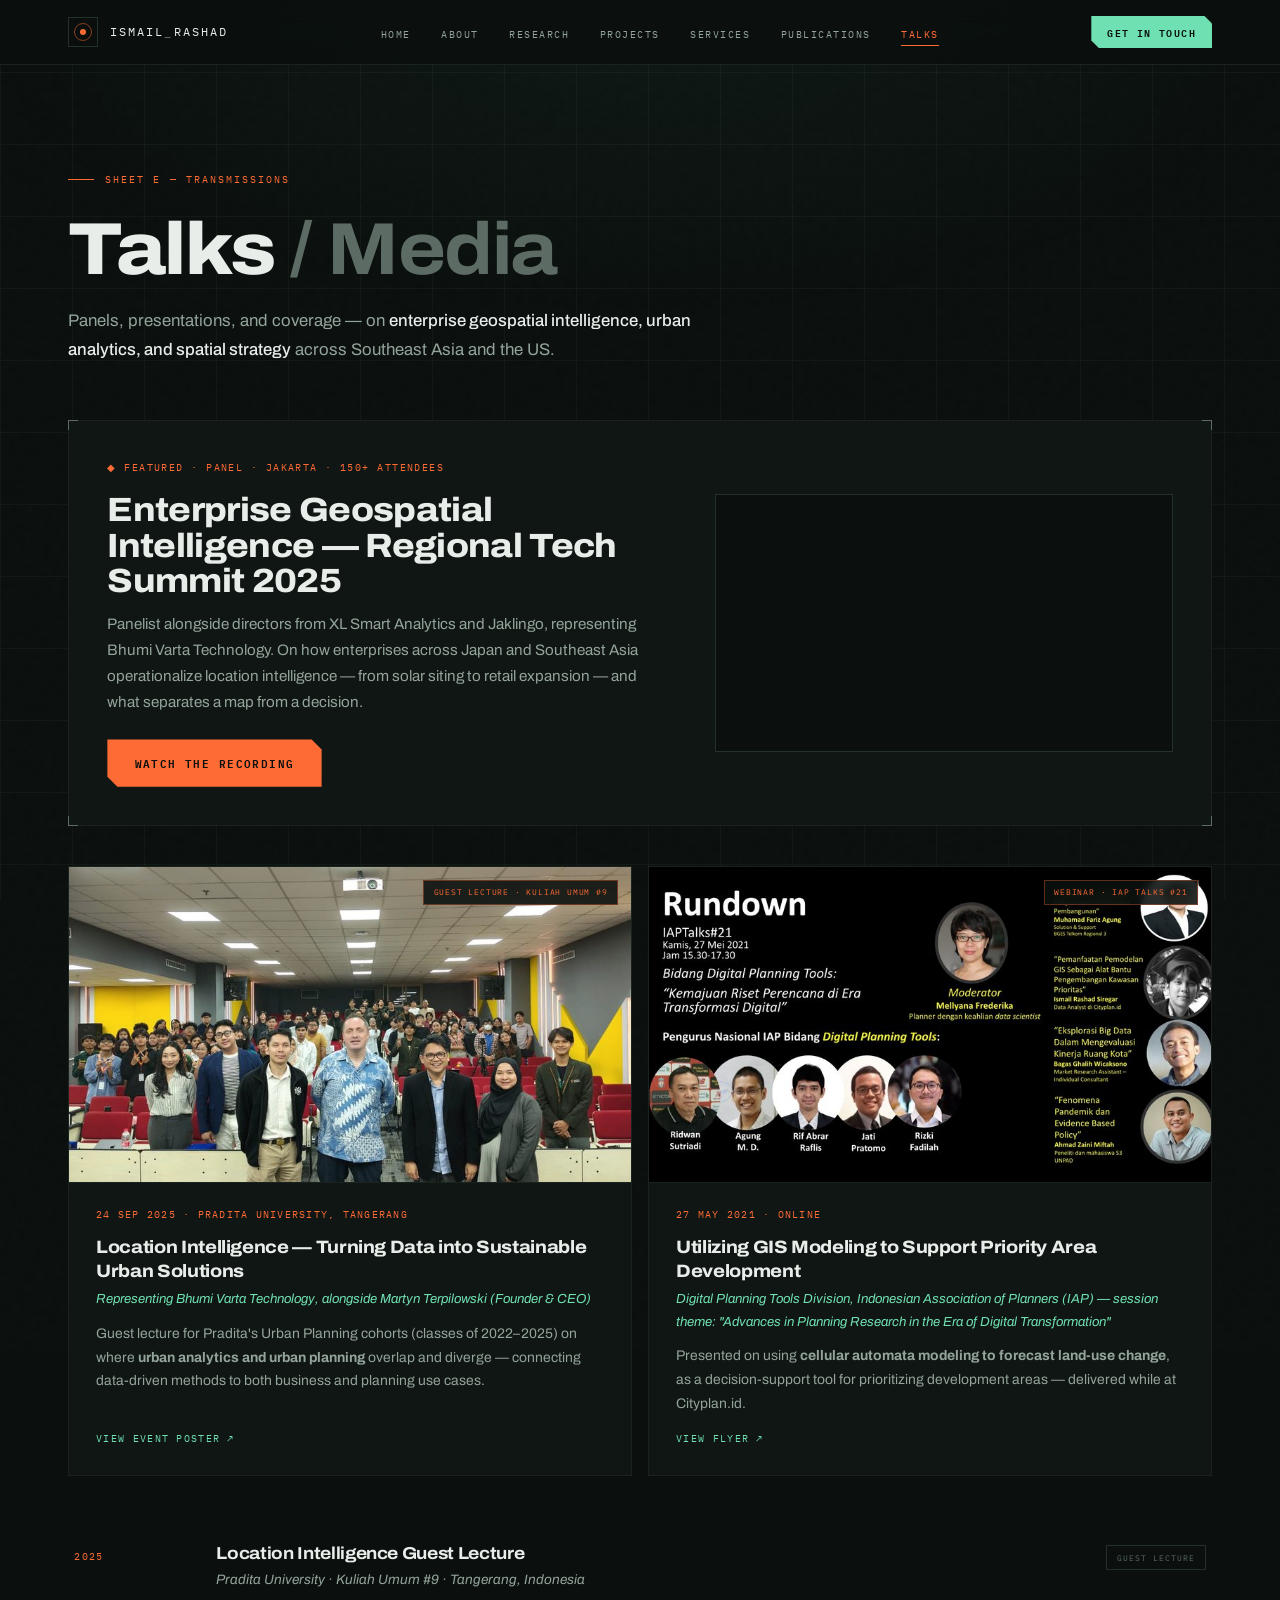
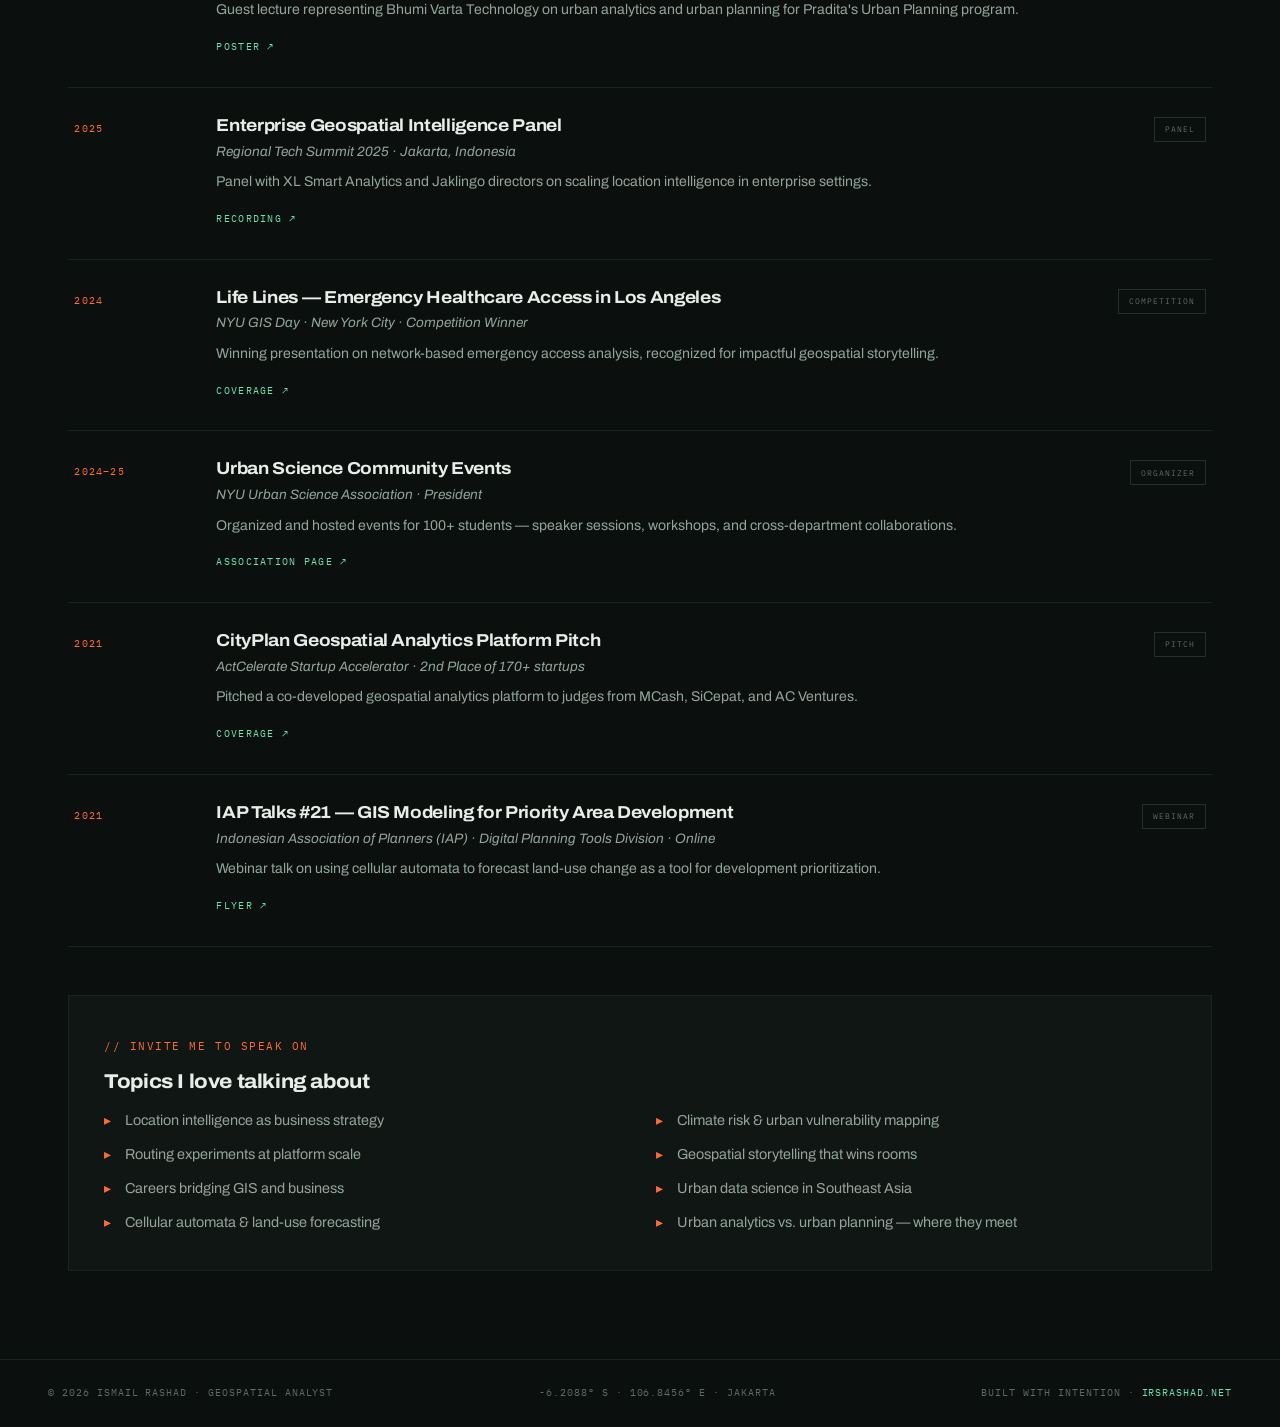
<file: talks.html>
<!DOCTYPE html>
<html lang="en">
<head>
  <meta charset="UTF-8" />
  <meta name="viewport" content="width=device-width, initial-scale=1.0" />
  <title>Talks & Media — Ismail Rashad</title>
  <meta name="description" content="Talks, panels, and media coverage — Ismail Rashad on geospatial intelligence, urban analytics, and location strategy." />
  <link rel="preconnect" href="https://fonts.googleapis.com" />
  <link rel="preconnect" href="https://fonts.gstatic.com" crossorigin />
  <link href="https://fonts.googleapis.com/css2?family=Archivo:ital,wdth,wght@0,62..125,100..900;1,62..125,100..900&family=IBM+Plex+Mono:wght@400;500;600&display=swap" rel="stylesheet" />
  <link rel="stylesheet" href="assets/css/style.css" />
  <style>
    .talk-feature { display: grid; grid-template-columns: 1.1fr 0.9fr; gap: 3rem; align-items: center; padding: 2.4rem; margin-bottom: 2.5rem; }
    .talk-feature h3 { font-size: clamp(1.5rem, 3vw, 2.1rem); font-weight: 780; margin-bottom: 0.8rem; }
    .talk-feature .venue { font-family: var(--font-mono); font-size: 0.6rem; letter-spacing: 0.15em; text-transform: uppercase; color: var(--survey); margin-bottom: 1.1rem; display: block; }
    .talk-feature p { font-size: 0.95rem; color: var(--mist); margin-bottom: 1.5rem; }
    .yt-embed { position: relative; border: 1px solid var(--line); aspect-ratio: 16/9; background: var(--ink); }
    .yt-embed iframe { position: absolute; inset: 0; width: 100%; height: 100%; border: 0; }

    .talk-row {
      display: grid; grid-template-columns: 110px 1fr auto; gap: 2rem; align-items: start;
      padding: 1.8rem 0.4rem; border-bottom: 1px solid var(--line-soft);
      transition: background 0.2s, padding-left 0.25s;
    }
    .talk-row:hover { background: var(--ink-2); padding-left: 1rem; }
    .talk-yr { font-family: var(--font-mono); font-size: 0.62rem; color: var(--survey); letter-spacing: 0.12em; padding-top: 0.25rem; }
    .talk-row h3 { font-size: 1.08rem; font-weight: 700; margin-bottom: 0.3rem; }
    .talk-row .where { font-size: 0.85rem; color: var(--mist); font-style: italic; margin-bottom: 0.45rem; }
    .talk-row p { font-size: 0.88rem; color: var(--mist); margin-bottom: 0.55rem; }
    .talk-kind { font-family: var(--font-mono); font-size: 0.52rem; letter-spacing: 0.12em; text-transform: uppercase; color: var(--faint); border: 1px solid var(--line); padding: 0.28rem 0.6rem; white-space: nowrap; }

    /* talk cards — image top, like project cards */
    .talk-card-grid { display: grid; grid-template-columns: repeat(2, 1fr); gap: 1rem; margin-bottom: 2.5rem; }
    .talk-card { display: flex; flex-direction: column; padding: 0; overflow: hidden; }
    .talk-card-thumb { position: relative; aspect-ratio: 16/9; background: var(--ink); border-bottom: 1px solid var(--line-soft); overflow: hidden; }
    .talk-card-thumb img { width: 100%; height: 100%; object-fit: cover; display: block; filter: saturate(0.92); transition: filter 0.35s, transform 0.5s; }
    .talk-card:hover .talk-card-thumb img { filter: saturate(1.05); transform: scale(1.03); }
    .talk-card-badge {
      position: absolute; top: 0.8rem; right: 0.8rem;
      font-family: var(--font-mono); font-size: 0.5rem; letter-spacing: 0.1em;
      text-transform: uppercase; color: var(--survey);
      background: rgba(11,16,14,0.88); border: 1px solid rgba(255,107,53,0.35);
      padding: 0.3rem 0.6rem; backdrop-filter: blur(4px);
    }
    .talk-card-body { padding: 1.5rem 1.7rem 1.7rem; display: flex; flex-direction: column; flex: 1; }
    .talk-card-body .venue { margin-bottom: 0.8rem; }
    .talk-card-body h3 { font-size: 1.12rem; font-weight: 750; margin-bottom: 0.35rem; line-height: 1.3; }
    .talk-card-sub { font-size: 0.82rem; color: var(--mint); font-style: italic; margin-bottom: 0.7rem; }
    .talk-card-body p { font-size: 0.87rem; color: var(--mist); margin-bottom: 1rem; flex: 1; }
    @media (max-width: 920px) { .talk-card-grid { grid-template-columns: 1fr; } }

    .topics-box { border: 1px solid var(--line-soft); background: var(--ink-2); padding: 2.2rem; }
    .topics-box h3 { font-size: 1.25rem; font-weight: 750; margin-bottom: 1rem; }
    .topics-box ul { list-style: none; display: grid; grid-template-columns: 1fr 1fr; gap: 0.6rem 2rem; }
    .topics-box li { font-size: 0.9rem; color: var(--mist); padding-left: 1.3rem; position: relative; }
    .topics-box li::before { content: '▸'; position: absolute; left: 0; color: var(--survey); }
    @media (max-width: 920px) {
      .talk-feature { grid-template-columns: 1fr; }
      .talk-row { grid-template-columns: 1fr; gap: 0.4rem; }
      .talk-kind { display: none; }
      .topics-box ul { grid-template-columns: 1fr; }
    }
  </style>
</head>
<body>
  <div class="graticule"></div>
  <div class="grain"></div>

  <header class="site-nav">
    <div class="nav-inner">
      <a class="brand" href="index.html">
        <span class="brand-mark"></span>
        <span class="brand-name">ISMAIL<em>_</em>RASHAD</span>
      </a>
      <ul class="nav-links">
        <li><a href="index.html">Home</a></li>
        <li><a href="about.html">About</a></li>
        <li><a href="research.html">Research</a></li>
        <li><a href="projects.html">Projects</a></li>
        <li><a href="services.html">Services</a></li>
        <li><a href="publications.html">Publications</a></li>
        <li><a href="talks.html" class="active">Talks</a></li>
      </ul>
      <a class="nav-cta" href="mailto:irsrashad3@gmail.com">Get in touch</a>
      <button class="nav-burger" aria-label="Menu"><span></span></button>
    </div>
  </header>
  <nav class="mobile-menu">
    <a href="index.html">Home</a>
    <a href="about.html">About</a>
    <a href="research.html">Research</a>
    <a href="projects.html">Projects</a>
    <a href="services.html">Services</a>
    <a href="publications.html">Publications</a>
    <a href="talks.html" class="active">Talks</a>
    <a href="mailto:irsrashad3@gmail.com">Get in touch ↗</a>
  </nav>

  <main>
    <div class="page-head">
      <span class="kicker">Sheet E — Transmissions</span>
      <h1>Talks <span class="dim">/ Media</span></h1>
      <p class="lede">Panels, presentations, and coverage — on <strong>enterprise geospatial intelligence, urban analytics, and spatial strategy</strong> across Southeast Asia and the US.</p>
    </div>

    <section class="section" style="padding-top:0.5rem">
      <!-- FEATURED TALK -->
      <div class="xcard talk-feature reveal"><span class="xtick"></span>
        <div>
          <span class="venue">◆ Featured · Panel · Jakarta · 150+ Attendees</span>
          <h3>Enterprise Geospatial Intelligence — Regional Tech Summit 2025</h3>
          <p>Panelist alongside directors from XL Smart Analytics and Jaklingo, representing Bhumi Varta Technology. On how enterprises across Japan and Southeast Asia operationalize location intelligence — from solar siting to retail expansion — and what separates a map from a decision.</p>
          <a class="btn btn-solid" href="https://www.youtube.com/watch?v=IjTO3rHgfrs&t=1560s" target="_blank" rel="noopener">Watch the recording</a>
        </div>
        <div class="yt-embed">
          <iframe src="https://www.youtube.com/embed/IjTO3rHgfrs?start=1560" title="Regional Tech Summit 2025 panel" loading="lazy" allowfullscreen></iframe>
        </div>
      </div>

      <!-- TALK CARDS -->
      <div class="talk-card-grid reveal">
        <article class="xcard talk-card"><span class="xtick"></span>
          <div class="talk-card-thumb">
            <img src="assets/img/talks/pradita-group.jpg" alt="Guest lecture group photo at Pradita University auditorium" loading="lazy">
            <span class="talk-card-badge">GUEST LECTURE · KULIAH UMUM #9</span>
          </div>
          <div class="talk-card-body">
            <span class="venue mono" style="color:var(--survey); font-size:0.6rem; letter-spacing:0.13em; text-transform:uppercase; display:block;">24 SEP 2025 · Pradita University, Tangerang</span>
            <h3>Location Intelligence — Turning Data into Sustainable Urban Solutions</h3>
            <div class="talk-card-sub">Representing Bhumi Varta Technology, alongside Martyn Terpilowski (Founder &amp; CEO)</div>
            <p>Guest lecture for Pradita's Urban Planning cohorts (classes of 2022–2025) on where <strong>urban analytics and urban planning</strong> overlap and diverge — connecting data-driven methods to both business and planning use cases.</p>
            <a class="text-link ext" href="assets/img/talks/pradita-poster.jpg" target="_blank" rel="noopener">View event poster</a>
          </div>
        </article>

        <article class="xcard talk-card"><span class="xtick"></span>
          <div class="talk-card-thumb">
            <img src="assets/img/talks/iap-talks-21.jpg" alt="IAP Talks #21 rundown and speaker lineup flyer" loading="lazy">
            <span class="talk-card-badge">WEBINAR · IAP TALKS #21</span>
          </div>
          <div class="talk-card-body">
            <span class="venue mono" style="color:var(--survey); font-size:0.6rem; letter-spacing:0.13em; text-transform:uppercase; display:block;">27 MAY 2021 · Online</span>
            <h3>Utilizing GIS Modeling to Support Priority Area Development</h3>
            <div class="talk-card-sub">Digital Planning Tools Division, Indonesian Association of Planners (IAP) — session theme: "Advances in Planning Research in the Era of Digital Transformation"</div>
            <p>Presented on using <strong>cellular automata modeling to forecast land-use change</strong>, as a decision-support tool for prioritizing development areas — delivered while at Cityplan.id.</p>
            <a class="text-link ext" href="assets/img/talks/iap-talks-21-full.jpg" target="_blank" rel="noopener">View flyer</a>
          </div>
        </article>
      </div>

      <!-- TALK LIST -->
      <div class="reveal">
        <div class="talk-row">
          <span class="talk-yr">2025</span>
          <div>
            <h3>Location Intelligence Guest Lecture</h3>
            <div class="where">Pradita University · Kuliah Umum #9 · Tangerang, Indonesia</div>
            <p>Guest lecture representing Bhumi Varta Technology on urban analytics and urban planning for Pradita's Urban Planning program.</p>
            <a class="text-link ext" href="assets/img/talks/pradita-poster.jpg" target="_blank" rel="noopener">Poster</a>
          </div>
          <span class="talk-kind">Guest Lecture</span>
        </div>
        <div class="talk-row">
          <span class="talk-yr">2025</span>
          <div>
            <h3>Enterprise Geospatial Intelligence Panel</h3>
            <div class="where">Regional Tech Summit 2025 · Jakarta, Indonesia</div>
            <p>Panel with XL Smart Analytics and Jaklingo directors on scaling location intelligence in enterprise settings.</p>
            <a class="text-link ext" href="https://www.youtube.com/watch?v=IjTO3rHgfrs&t=1560s" target="_blank" rel="noopener">Recording</a>
          </div>
          <span class="talk-kind">Panel</span>
        </div>
        <div class="talk-row">
          <span class="talk-yr">2024</span>
          <div>
            <h3>Life Lines — Emergency Healthcare Access in Los Angeles</h3>
            <div class="where">NYU GIS Day · New York City · Competition Winner</div>
            <p>Winning presentation on network-based emergency access analysis, recognized for impactful geospatial storytelling.</p>
            <a class="text-link ext" href="https://www.instagram.com/p/DDKSDlGxtjc/" target="_blank" rel="noopener">Coverage</a>
          </div>
          <span class="talk-kind">Competition</span>
        </div>
        <div class="talk-row">
          <span class="talk-yr">2024–25</span>
          <div>
            <h3>Urban Science Community Events</h3>
            <div class="where">NYU Urban Science Association · President</div>
            <p>Organized and hosted events for 100+ students — speaker sessions, workshops, and cross-department collaborations.</p>
            <a class="text-link ext" href="https://engage.nyu.edu/organization/applied-urban-science-association" target="_blank" rel="noopener">Association page</a>
          </div>
          <span class="talk-kind">Organizer</span>
        </div>
        <div class="talk-row">
          <span class="talk-yr">2021</span>
          <div>
            <h3>CityPlan Geospatial Analytics Platform Pitch</h3>
            <div class="where">ActCelerate Startup Accelerator · 2nd Place of 170+ startups</div>
            <p>Pitched a co-developed geospatial analytics platform to judges from MCash, SiCepat, and AC Ventures.</p>
            <a class="text-link ext" href="https://news.dailysocial.id/post/algobash-menjadi-pemenang-actcelerate-2021/" target="_blank" rel="noopener">Coverage</a>
          </div>
          <span class="talk-kind">Pitch</span>
        </div>
        <div class="talk-row">
          <span class="talk-yr">2021</span>
          <div>
            <h3>IAP Talks #21 — GIS Modeling for Priority Area Development</h3>
            <div class="where">Indonesian Association of Planners (IAP) · Digital Planning Tools Division · Online</div>
            <p>Webinar talk on using cellular automata to forecast land-use change as a tool for development prioritization.</p>
            <a class="text-link ext" href="assets/img/talks/iap-talks-21-full.jpg" target="_blank" rel="noopener">Flyer</a>
          </div>
          <span class="talk-kind">Webinar</span>
        </div>
      </div>

      <!-- SPEAKING TOPICS -->
      <div class="topics-box reveal" style="margin-top:3rem">
        <span class="mono" style="color:var(--survey)">// INVITE ME TO SPEAK ON</span>
        <h3 style="margin-top:0.8rem">Topics I love talking about</h3>
        <ul>
          <li>Location intelligence as business strategy</li>
          <li>Climate risk & urban vulnerability mapping</li>
          <li>Routing experiments at platform scale</li>
          <li>Geospatial storytelling that wins rooms</li>
          <li>Careers bridging GIS and business</li>
          <li>Urban data science in Southeast Asia</li>
          <li>Cellular automata & land-use forecasting</li>
          <li>Urban analytics vs. urban planning — where they meet</li>
        </ul>
      </div>
    </section>
  </main>

  <footer class="site-footer">
    <span>© 2026 ISMAIL RASHAD · GEOSPATIAL ANALYST</span>
    <span class="coords" data-coords>-6.2088° S · 106.8456° E · JAKARTA</span>
    <span>BUILT WITH INTENTION · <a href="https://irsrashad.net">IRSRASHAD.NET</a></span>
  </footer>

  <script src="assets/js/main.js"></script>
</body>
</html>
</file>
<file: assets/css/style.css>
/* ============================================================
   IRSRASHAD.GITHUB.IO — "CARTOGRAPHY LAB" DESIGN SYSTEM
   Dark field-atlas aesthetic · survey orange + topo mint
   ============================================================ */

:root {
  --ink:        #0b100e;   /* deep moss black */
  --ink-2:      #101613;   /* raised surface */
  --ink-3:      #151d19;   /* higher surface */
  --line:       #24302a;   /* hairline borders */
  --line-soft:  #1a231f;
  --grid:       rgba(155, 191, 136, 0.05);

  --paper:      #e8ede9;   /* primary text */
  --mist:       #93a49b;   /* secondary text */
  --faint:      #5c6b63;   /* tertiary / labels */

  --survey:     #ff6b35;   /* survey-marker orange */
  --survey-dim: rgba(255, 107, 53, 0.14);
  --mint:       #6fe0b2;   /* topo mint */
  --mint-dim:   rgba(111, 224, 178, 0.12);
  --sky:        #6db5e8;   /* hydro blue */

  --font-display: 'Archivo', sans-serif;
  --font-body:    'Archivo', sans-serif;
  --font-mono:    'IBM Plex Mono', monospace;

  --pad-x: clamp(1.25rem, 4vw, 3rem);
  --max-w: 1240px;
}

* { margin: 0; padding: 0; box-sizing: border-box; }
html { scroll-behavior: smooth; }

body {
  background: var(--ink);
  color: var(--paper);
  font-family: var(--font-body);
  font-weight: 400;
  font-size: 16px;
  line-height: 1.7;
  overflow-x: hidden;
  -webkit-font-smoothing: antialiased;
}

::selection { background: var(--survey); color: var(--ink); }

/* ---------- GRATICULE BACKGROUND ---------- */
.graticule {
  position: fixed; inset: 0; z-index: 0; pointer-events: none;
  background-image:
    linear-gradient(var(--grid) 1px, transparent 1px),
    linear-gradient(90deg, var(--grid) 1px, transparent 1px);
  background-size: 72px 72px;
}
.graticule::after {
  content: ''; position: absolute; inset: 0;
  background: radial-gradient(ellipse 90% 60% at 50% 0%, rgba(111,224,178,0.045), transparent 60%);
}

/* subtle film grain */
.grain {
  position: fixed; inset: -50%; z-index: 1; pointer-events: none; opacity: 0.35;
  background-image: url("data:image/svg+xml,%3Csvg viewBox='0 0 256 256' xmlns='http://www.w3.org/2000/svg'%3E%3Cfilter id='n'%3E%3CfeTurbulence type='fractalNoise' baseFrequency='0.85' numOctaves='2' stitchTiles='stitch'/%3E%3CfeColorMatrix type='saturate' values='0'/%3E%3C/filter%3E%3Crect width='100%25' height='100%25' filter='url(%23n)' opacity='0.05'/%3E%3C/svg%3E");
  animation: grain-shift 9s steps(6) infinite;
}
@keyframes grain-shift {
  0%,100% { transform: translate(0,0); } 20% { transform: translate(-2%,3%); }
  40% { transform: translate(3%,-2%); } 60% { transform: translate(-3%,-3%); } 80% { transform: translate(2%,2%); }
}

main, .page-shell { position: relative; z-index: 2; }

/* ---------- TYPOGRAPHY UTILITIES ---------- */
.mono {
  font-family: var(--font-mono);
  font-size: 0.68rem;
  letter-spacing: 0.14em;
  text-transform: uppercase;
}
h1, h2, h3, .display {
  font-family: var(--font-display);
  font-stretch: 110%;
  letter-spacing: -0.02em;
  line-height: 1.05;
}

/* ---------- TOP TICKER BAR ---------- */
.ticker-bar {
  position: relative; z-index: 60;
  border-bottom: 1px solid var(--line-soft);
  background: var(--ink);
  overflow: hidden; white-space: nowrap;
  padding: 0.42rem 0;
}
.ticker-track { display: inline-block; animation: ticker 52s linear infinite; }
.ticker-track span {
  font-family: var(--font-mono); font-size: 0.6rem; letter-spacing: 0.16em;
  text-transform: uppercase; color: var(--faint); padding: 0 1.6rem;
}
.ticker-track span b { color: var(--mint); font-weight: 400; }
.ticker-track span i { color: var(--survey); font-style: normal; }
@keyframes ticker { from { transform: translateX(0); } to { transform: translateX(-50%); } }

/* ---------- NAV ---------- */
header.site-nav {
  position: sticky; top: 0; z-index: 50;
  background: rgba(11, 16, 14, 0.86);
  backdrop-filter: blur(12px);
  border-bottom: 1px solid var(--line-soft);
}
.nav-inner {
  max-width: var(--max-w); margin: 0 auto; padding: 0 var(--pad-x);
  display: flex; align-items: center; justify-content: space-between;
  height: 64px;
}
.brand { display: flex; align-items: center; gap: 0.75rem; text-decoration: none; }
.brand-mark {
  width: 30px; height: 30px; flex-shrink: 0;
  display: grid; place-items: center;
  border: 1px solid var(--line); position: relative;
}
.brand-mark::before {
  content: ''; position: absolute; width: 6px; height: 6px;
  background: var(--survey); border-radius: 50%;
}
.brand-mark::after {
  content: ''; position: absolute; width: 16px; height: 16px;
  border: 1px solid rgba(255,107,53,0.5); border-radius: 50%;
  animation: ping 2.6s ease-out infinite;
}
@keyframes ping { 0% { transform: scale(0.5); opacity: 1; } 100% { transform: scale(1.6); opacity: 0; } }
.brand-name { font-family: var(--font-mono); font-size: 0.72rem; letter-spacing: 0.18em; text-transform: uppercase; color: var(--paper); }
.brand-name em { font-style: normal; color: var(--faint); }

.nav-links { display: flex; align-items: center; gap: 1.9rem; list-style: none; }
.nav-links a {
  font-family: var(--font-mono); font-size: 0.63rem; letter-spacing: 0.15em;
  text-transform: uppercase; text-decoration: none; color: var(--mist);
  padding: 0.35rem 0; position: relative; transition: color 0.2s;
}
.nav-links a::before {
  content: ''; position: absolute; left: 0; bottom: 0; height: 1px; width: 0;
  background: var(--survey); transition: width 0.28s ease;
}
.nav-links a:hover { color: var(--paper); }
.nav-links a:hover::before { width: 100%; }
.nav-links a.active { color: var(--survey); }
.nav-links a.active::before { width: 100%; background: var(--survey); }

.nav-cta {
  font-family: var(--font-mono); font-size: 0.62rem; letter-spacing: 0.14em;
  text-transform: uppercase; text-decoration: none;
  color: var(--ink); background: var(--mint);
  padding: 0.5rem 1rem; font-weight: 600;
  clip-path: polygon(0 0, calc(100% - 8px) 0, 100% 8px, 100% 100%, 8px 100%, 0 calc(100% - 8px));
  transition: background 0.2s, color 0.2s;
}
.nav-cta:hover { background: var(--survey); }

/* hamburger */
.nav-burger {
  display: none; background: none; border: 1px solid var(--line);
  width: 38px; height: 38px; cursor: pointer; position: relative;
}
.nav-burger span, .nav-burger::before, .nav-burger::after {
  content: ''; position: absolute; left: 9px; right: 9px; height: 1.5px;
  background: var(--paper); transition: all 0.25s;
}
.nav-burger::before { top: 13px; } .nav-burger span { top: 18px; } .nav-burger::after { top: 23px; }
.nav-burger.open::before { top: 18px; transform: rotate(45deg); }
.nav-burger.open::after { top: 18px; transform: rotate(-45deg); }
.nav-burger.open span { opacity: 0; }

.mobile-menu {
  display: none; position: fixed; inset: 64px 0 auto 0; z-index: 49;
  background: var(--ink-2); border-bottom: 1px solid var(--line);
  padding: 1rem var(--pad-x) 1.6rem;
}
.mobile-menu.open { display: block; }
.mobile-menu a {
  display: block; padding: 0.85rem 0; text-decoration: none;
  font-family: var(--font-mono); font-size: 0.72rem; letter-spacing: 0.16em;
  text-transform: uppercase; color: var(--mist);
  border-bottom: 1px solid var(--line-soft);
}
.mobile-menu a.active { color: var(--survey); }

/* ---------- PAGE HEAD (interior pages) ---------- */
.page-head {
  max-width: var(--max-w); margin: 0 auto;
  padding: clamp(3.5rem, 8vw, 6rem) var(--pad-x) clamp(2rem, 4vw, 3rem);
}
.page-head .kicker {
  display: inline-flex; align-items: center; gap: 0.7rem;
  font-family: var(--font-mono); font-size: 0.64rem; letter-spacing: 0.2em;
  text-transform: uppercase; color: var(--survey); margin-bottom: 1.4rem;
}
.page-head .kicker::before { content: ''; width: 26px; height: 1px; background: var(--survey); }
.page-head h1 {
  font-size: clamp(2.6rem, 6vw, 4.6rem); font-weight: 800;
  margin-bottom: 1.2rem;
}
.page-head h1 .dim { color: var(--faint); font-weight: 700; }
.page-head .lede { max-width: 640px; color: var(--mist); font-size: 1.05rem; }
.page-head .lede strong { color: var(--paper); font-weight: 500; }

/* ---------- SECTIONS ---------- */
.section { max-width: var(--max-w); margin: 0 auto; padding: clamp(3rem, 7vw, 5.5rem) var(--pad-x); }
.section-head { display: flex; align-items: baseline; gap: 1.2rem; margin-bottom: 2.8rem; flex-wrap: wrap; }
.section-head .idx { font-family: var(--font-mono); font-size: 0.66rem; color: var(--survey); letter-spacing: 0.16em; }
.section-head h2 { font-size: clamp(1.7rem, 3.4vw, 2.5rem); font-weight: 750; }
.section-head .rule { flex: 1; height: 1px; background: var(--line); min-width: 40px; align-self: center; }
.section-head .side-note { font-family: var(--font-mono); font-size: 0.6rem; color: var(--faint); letter-spacing: 0.12em; text-transform: uppercase; }

/* ---------- CROSSHAIR CARD ---------- */
.xcard {
  position: relative; background: var(--ink-2);
  border: 1px solid var(--line-soft);
  padding: 1.8rem;
  transition: border-color 0.25s, transform 0.25s, background 0.25s;
}
.xcard .xtick { position: absolute; inset: 0; pointer-events: none; }
.xcard::before, .xcard::after,
.xcard .xtick::before, .xcard .xtick::after {
  content: ''; position: absolute; width: 9px; height: 9px;
  border-color: var(--faint); border-style: solid; border-width: 0;
  transition: border-color 0.25s;
}
.xcard::before { top: -1px; left: -1px; border-top-width: 1.5px; border-left-width: 1.5px; }
.xcard::after  { top: -1px; right: -1px; border-top-width: 1.5px; border-right-width: 1.5px; }
.xcard .xtick::before { bottom: -1px; left: -1px; border-bottom-width: 1.5px; border-left-width: 1.5px; }
.xcard .xtick::after  { bottom: -1px; right: -1px; border-bottom-width: 1.5px; border-right-width: 1.5px; }
.xcard:hover { border-color: var(--line); background: var(--ink-3); transform: translateY(-3px); }
.xcard:hover::before, .xcard:hover::after,
.xcard:hover .xtick::before, .xcard:hover .xtick::after { border-color: var(--survey); }

/* ---------- TAGS ---------- */
.tags { display: flex; flex-wrap: wrap; gap: 0.45rem; }
.tag {
  font-family: var(--font-mono); font-size: 0.55rem; letter-spacing: 0.1em;
  text-transform: uppercase; padding: 0.3rem 0.6rem;
  border: 1px solid var(--line); color: var(--mist); white-space: nowrap;
}
.tag.hot  { border-color: rgba(255,107,53,0.4);  color: var(--survey); }
.tag.cool { border-color: rgba(111,224,178,0.35); color: var(--mint); }
.tag.hydro{ border-color: rgba(109,181,232,0.35); color: var(--sky); }

/* ---------- BUTTONS ---------- */
.btn {
  display: inline-flex; align-items: center; gap: 0.6rem;
  font-family: var(--font-mono); font-size: 0.68rem; letter-spacing: 0.13em;
  text-transform: uppercase; text-decoration: none; font-weight: 600;
  padding: 0.9rem 1.7rem; transition: all 0.22s; cursor: pointer;
}
.btn-solid {
  background: var(--survey); color: var(--ink);
  clip-path: polygon(0 0, calc(100% - 10px) 0, 100% 10px, 100% 100%, 10px 100%, 0 calc(100% - 10px));
}
.btn-solid:hover { background: var(--mint); }
.btn-ghost { border: 1px solid var(--line); color: var(--mist); }
.btn-ghost:hover { border-color: var(--mint); color: var(--mint); }

.text-link {
  font-family: var(--font-mono); font-size: 0.62rem; letter-spacing: 0.13em;
  text-transform: uppercase; color: var(--mint); text-decoration: none;
  display: inline-flex; align-items: center; gap: 0.45rem;
}
.text-link::after { content: '→'; transition: transform 0.2s; }
.text-link:hover::after { transform: translateX(4px); }
.text-link.ext::after { content: '↗'; }
.text-link.ext:hover::after { transform: translate(2px, -2px); }
.text-link.off { color: var(--faint); pointer-events: none; }
.text-link.off::after { content: ''; }

/* ---------- REVEAL ANIMATION ---------- */
.reveal { opacity: 0; transform: translateY(26px); transition: opacity 0.7s ease, transform 0.7s ease; }
.reveal.on { opacity: 1; transform: translateY(0); }
.reveal.d1 { transition-delay: 0.08s; } .reveal.d2 { transition-delay: 0.16s; }
.reveal.d3 { transition-delay: 0.24s; } .reveal.d4 { transition-delay: 0.32s; }

/* ---------- CONTACT BAND ---------- */
.contact-band { border-top: 1px solid var(--line-soft); background: var(--ink-2); }
.contact-band .section { display: grid; grid-template-columns: 1.2fr 1fr; gap: 4rem; align-items: center; }
.contact-band h2 { font-size: clamp(2rem, 4.5vw, 3.4rem); font-weight: 800; margin-bottom: 1.1rem; }
.contact-band h2 span { color: var(--survey); }
.contact-band p { color: var(--mist); max-width: 480px; margin-bottom: 2rem; }
.contact-list { display: flex; flex-direction: column; gap: 0.7rem; }
.contact-row {
  display: flex; align-items: center; gap: 1rem; text-decoration: none;
  border: 1px solid var(--line-soft); background: var(--ink);
  padding: 0.9rem 1.1rem; transition: border-color 0.22s;
}
.contact-row:hover { border-color: var(--survey); }
.contact-row .ic {
  width: 34px; height: 34px; flex-shrink: 0; display: grid; place-items: center;
  border: 1px solid var(--line); font-family: var(--font-mono); font-size: 0.66rem;
  color: var(--mint);
}
.contact-row .lbl { font-family: var(--font-mono); font-size: 0.55rem; letter-spacing: 0.12em; text-transform: uppercase; color: var(--faint); }
.contact-row .val { font-size: 0.88rem; color: var(--paper); }

/* ---------- FOOTER ---------- */
footer.site-footer {
  position: relative; z-index: 2;
  border-top: 1px solid var(--line-soft);
  padding: 1.6rem var(--pad-x);
  display: flex; align-items: center; justify-content: space-between; gap: 1rem; flex-wrap: wrap;
  font-family: var(--font-mono); font-size: 0.6rem; letter-spacing: 0.1em;
  color: var(--faint); text-transform: uppercase;
}
footer.site-footer a { color: var(--mint); text-decoration: none; }
footer.site-footer .coords { color: var(--faint); }

/* ---------- RESPONSIVE ---------- */
@media (max-width: 920px) {
  .nav-links, .nav-cta { display: none; }
  .nav-burger { display: block; }
  .contact-band .section { grid-template-columns: 1fr; gap: 2.5rem; }
}
</file>
